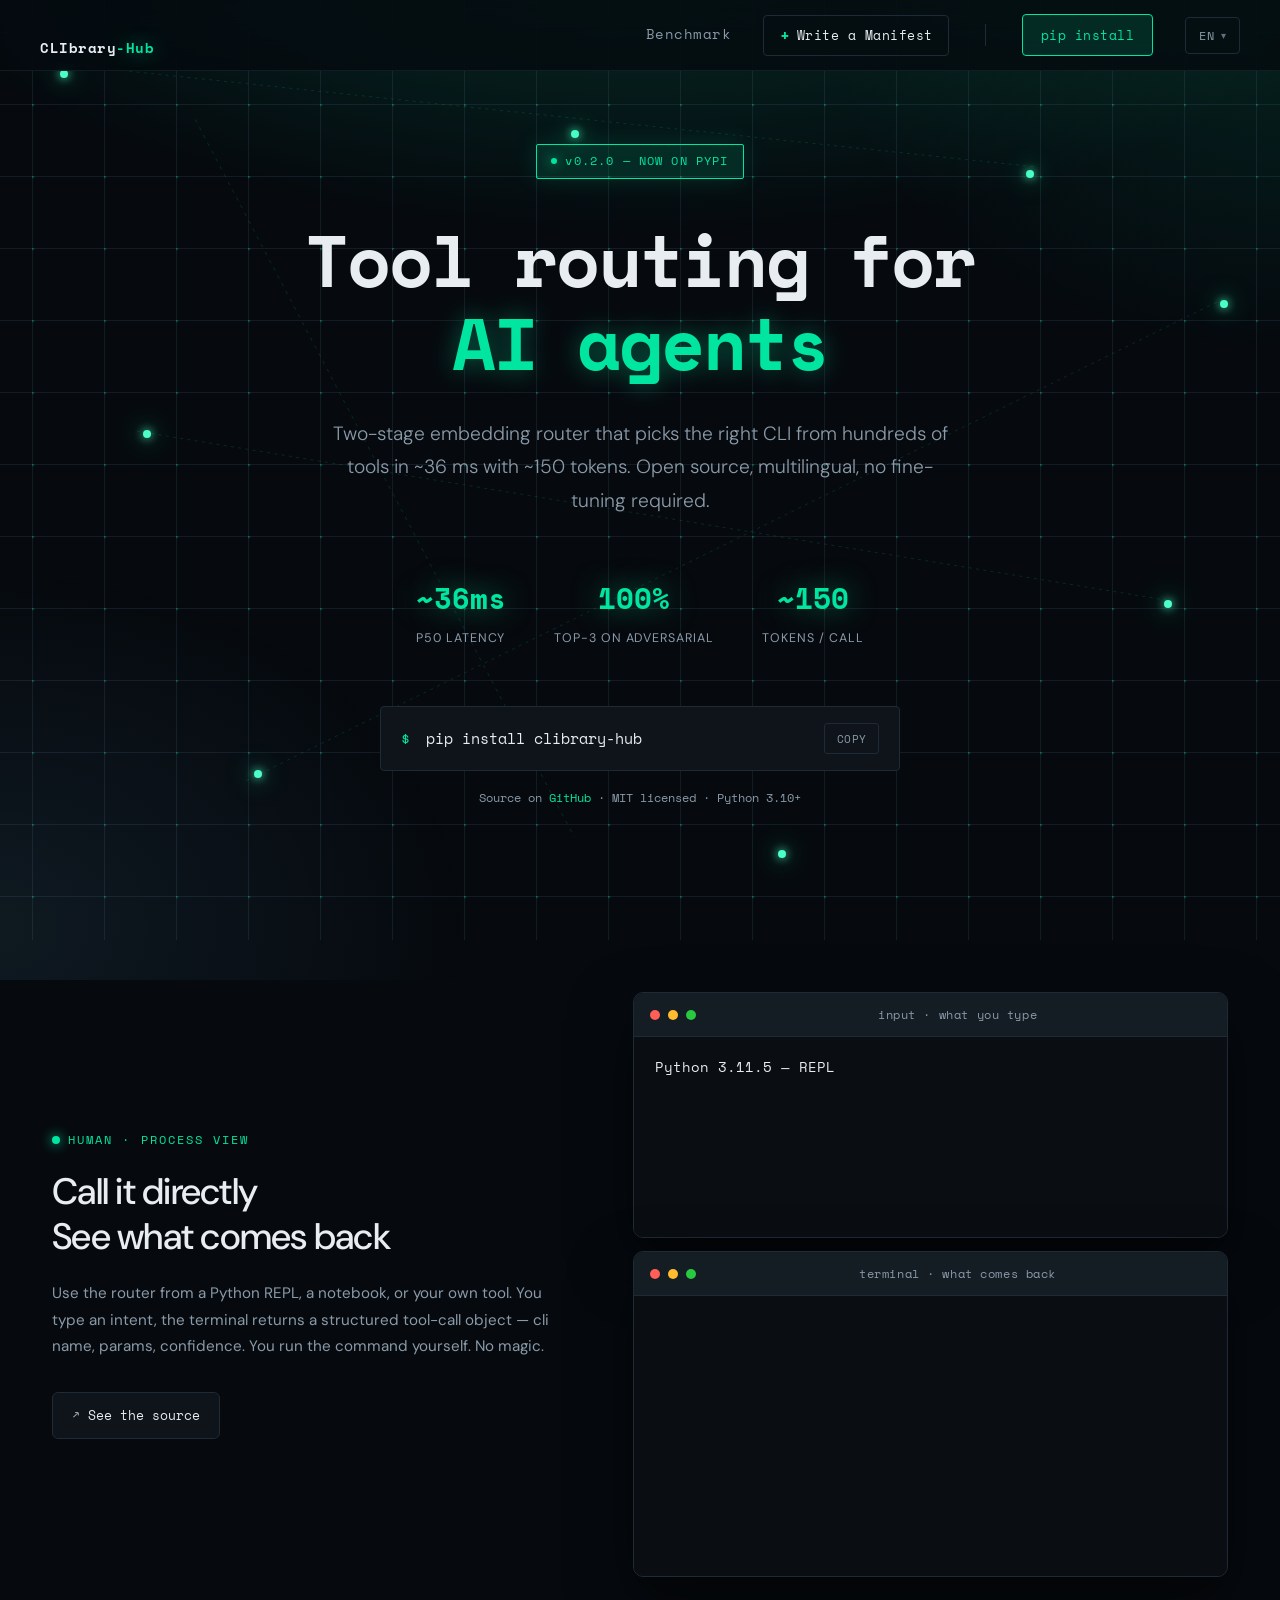
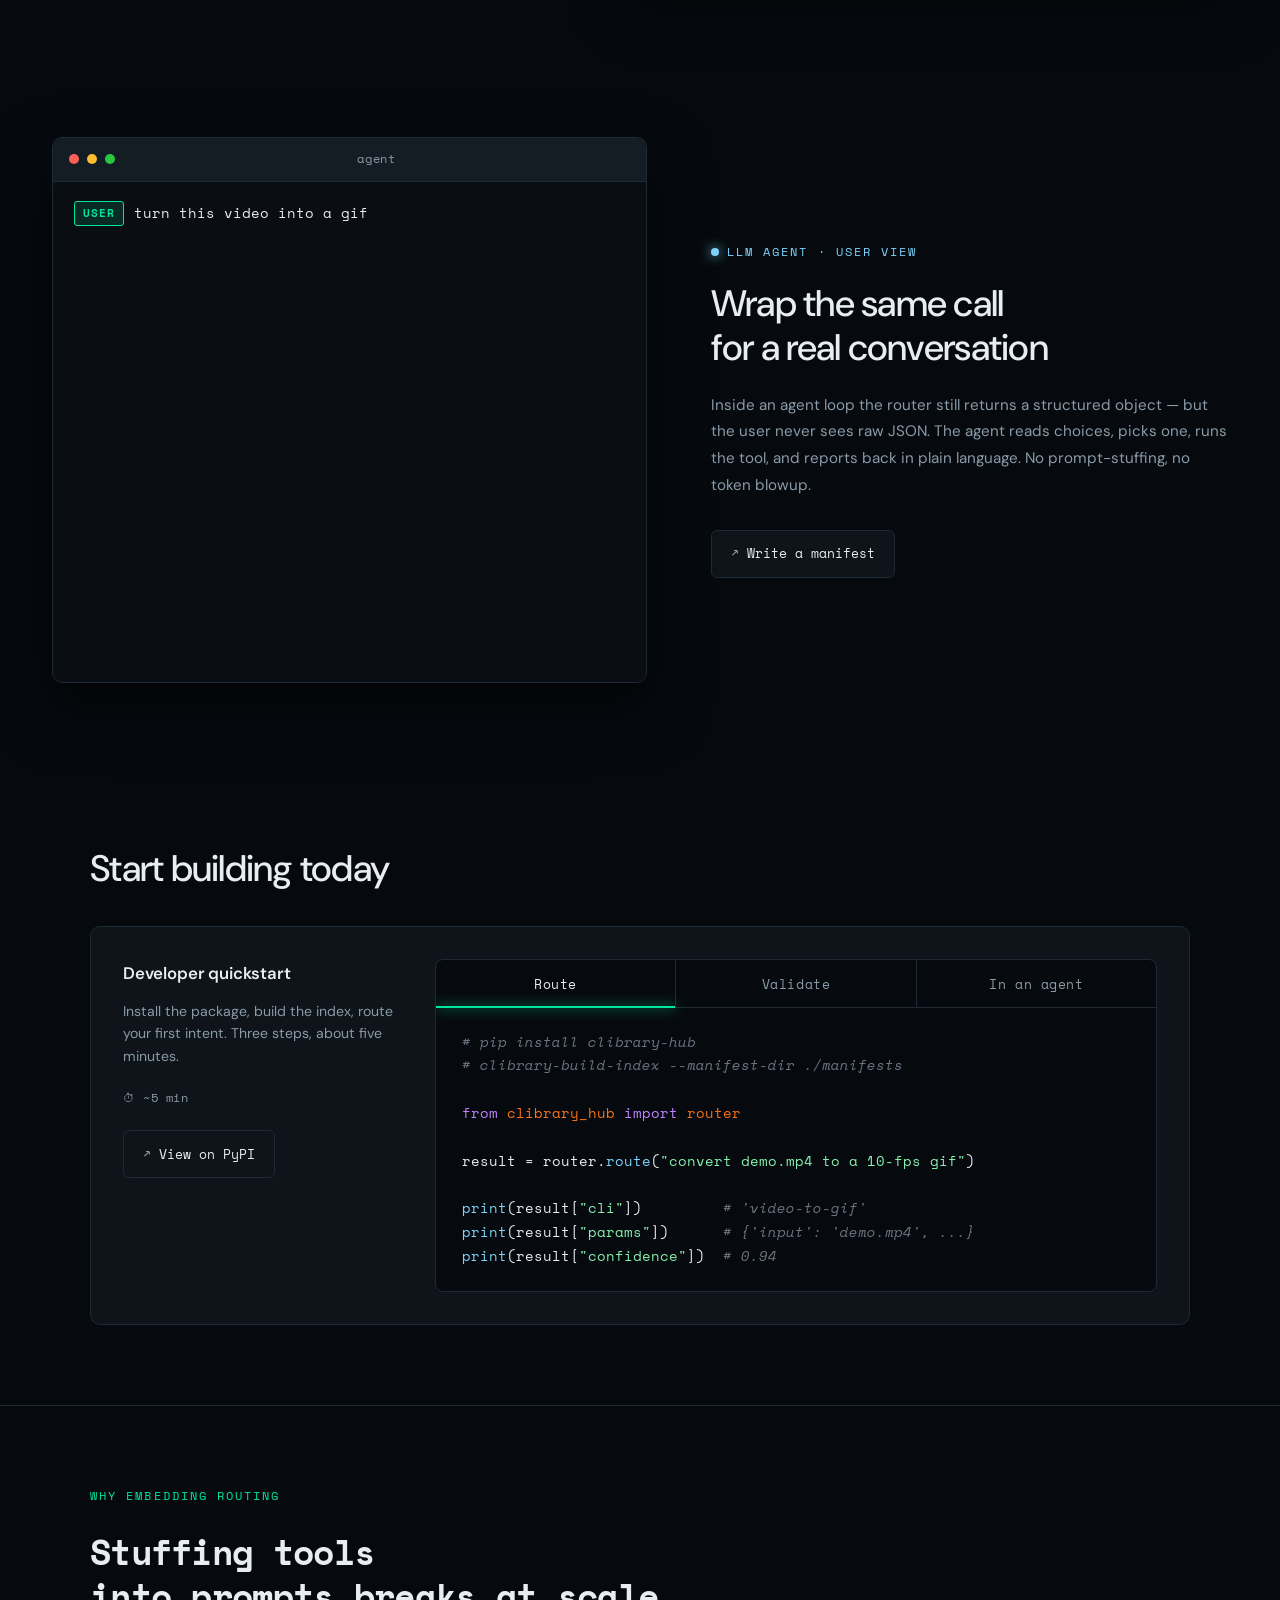
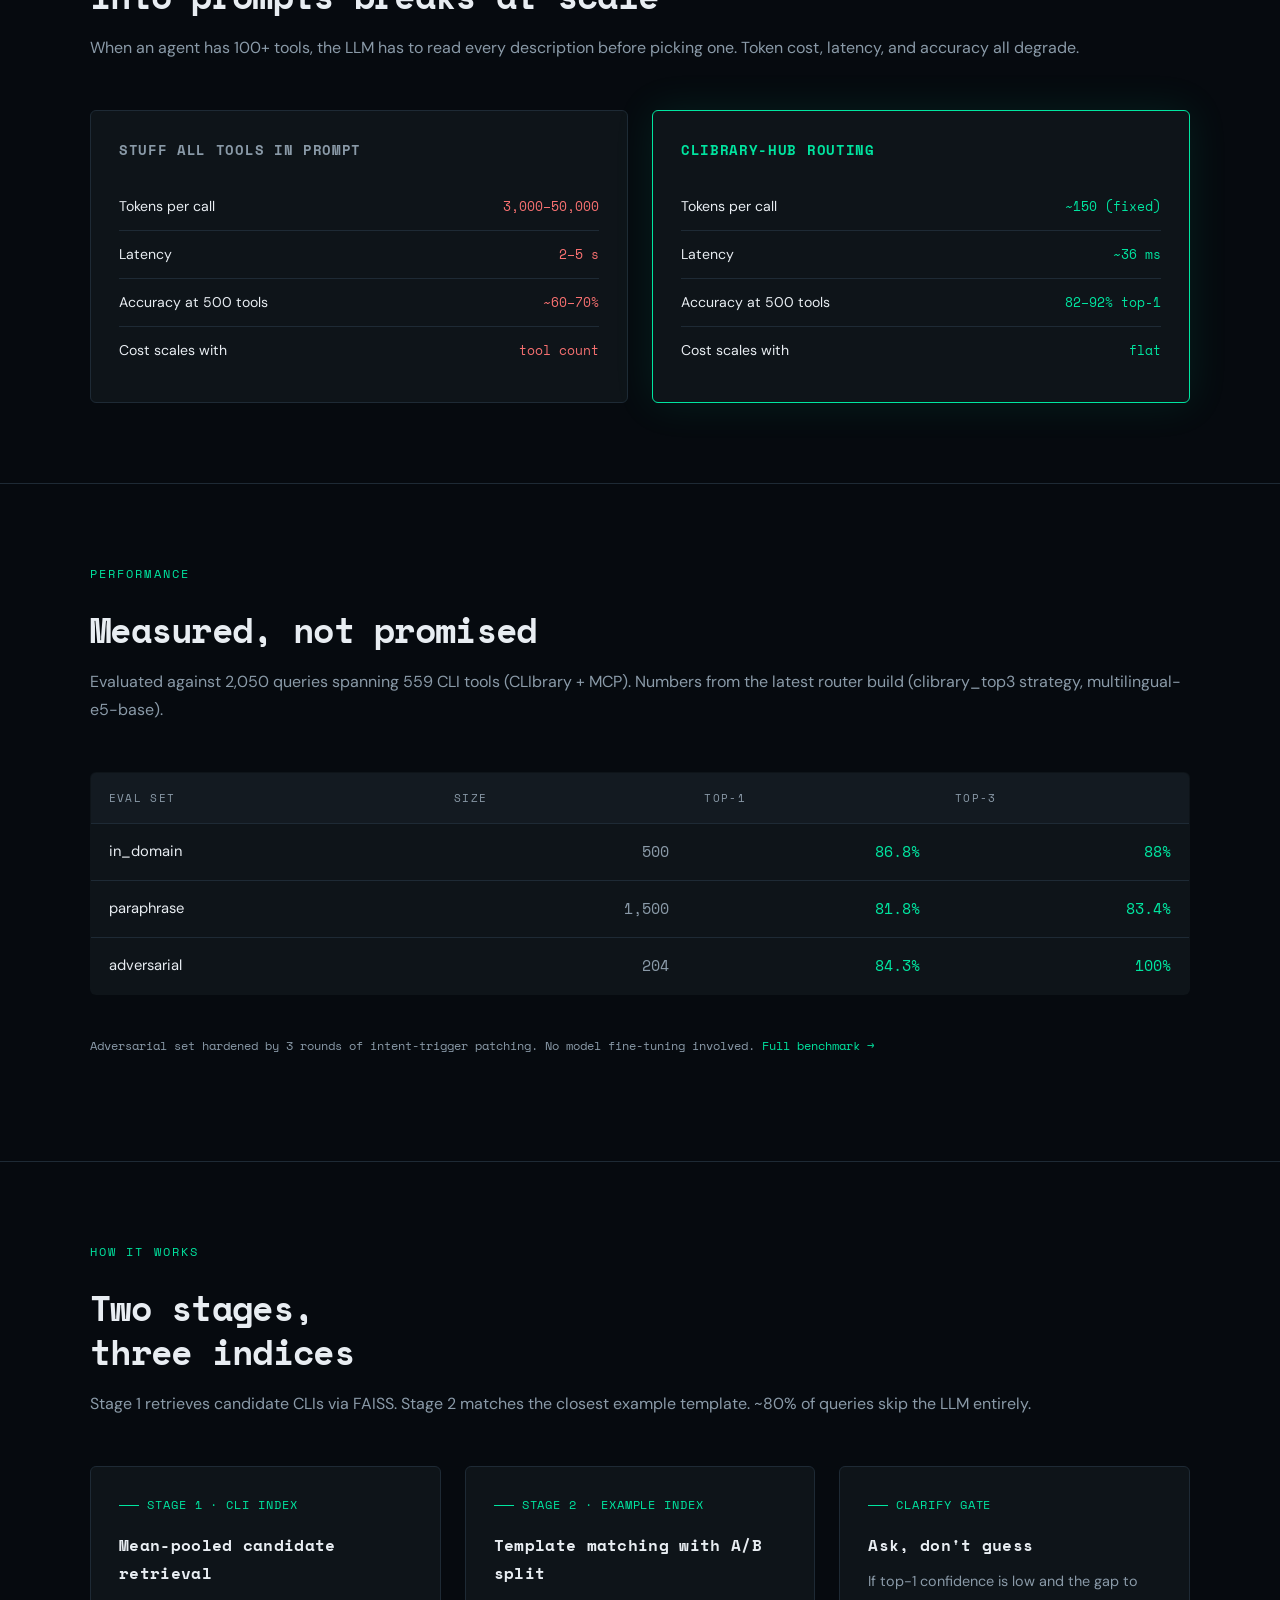
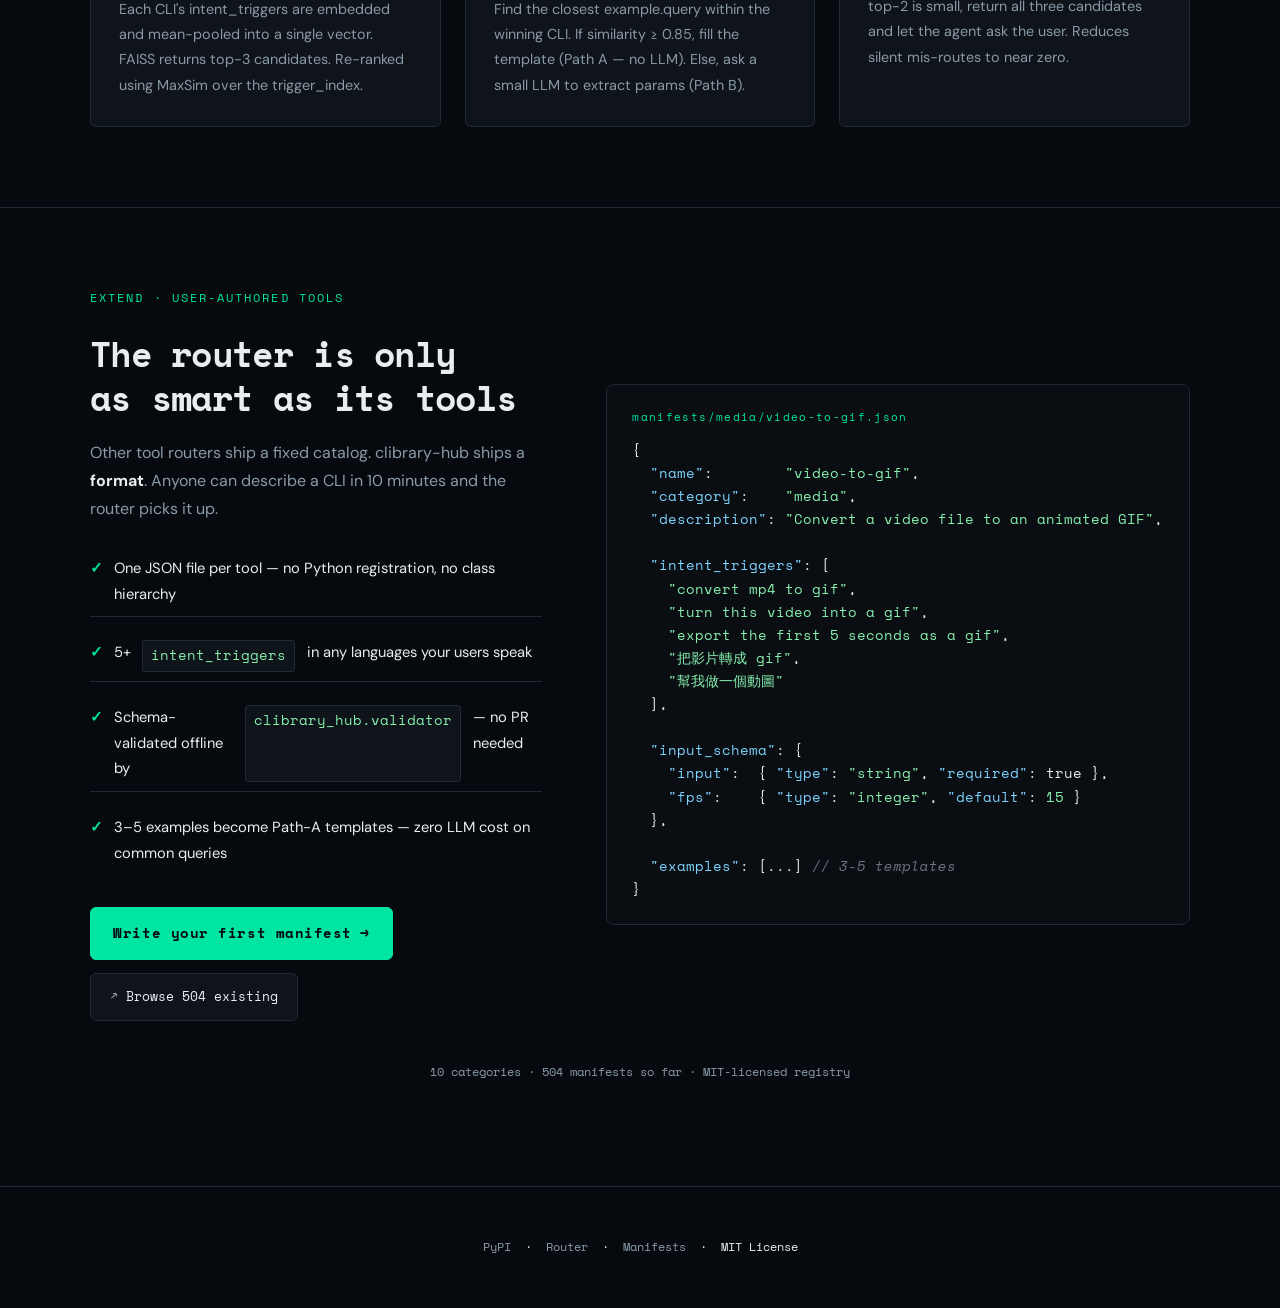
<file: index.html>
<!DOCTYPE html>
<html lang="en">
<head>
<meta charset="UTF-8">
<meta name="viewport" content="width=device-width, initial-scale=1.0">
<title>CLIbrary-Hub — Tool Routing for AI Agents</title>
<meta name="description" content="Open-source two-stage CLI router for AI agents. ~36ms latency, ~150 tokens, multilingual. pip install clibrary-hub.">
<link rel="preconnect" href="https://fonts.googleapis.com">
<link href="https://fonts.googleapis.com/css2?family=Space+Mono:wght@400;700&family=DM+Sans:wght@300;400;500&display=swap" rel="stylesheet">
<link rel="stylesheet" href="/assets/style.css">
<script src="/assets/parallax.js" defer></script>
<script src="/assets/flow.js" defer></script>
</head>
<body>

<svg class="bg-network" xmlns="http://www.w3.org/2000/svg" preserveAspectRatio="none" viewBox="0 0 1920 1080">
  <line class="conn"       x1="150"  y1="130" x2="1500" y2="240" />
  <line class="conn"       x1="270"  y1="520" x2="1690" y2="700" />
  <line class="conn"       x1="420"  y1="890" x2="1760" y2="380" />
  <line class="conn"       x1="350"  y1="190" x2="870"  y2="950" />
  <line class="conn-pulse" x1="150"  y1="130" x2="270"  y2="520" />
  <line class="conn-pulse" x1="270"  y1="520" x2="420"  y2="890" />
  <line class="conn-pulse" x1="1500" y1="240" x2="1690" y2="700" />
  <line class="conn-pulse" x1="1690" y1="700" x2="870"  y2="950" />
</svg>

<div class="bg-nodes">
  <span class="node"></span>
  <span class="node"></span>
  <span class="node"></span>
  <span class="node"></span>
  <span class="node"></span>
  <span class="node"></span>
  <span class="node"></span>
  <span class="node"></span>
</div>

<nav>
  <div class="logo"><a href="/">CLIbrary<span>-Hub</span></a></div>
  <div class="nav-links">
    <a href="/benchmark.html">Benchmark</a>
    <a href="/create.html" class="nav-secondary">Write a Manifest</a>
    <span class="nav-divider"></span>
    <a href="https://pypi.org/project/clibrary-hub/" class="nav-cta">pip install</a>
    <div class="lang-switch" id="lang-switch">
      <button class="lang-trigger" onclick="toggleLang(event)">EN <span class="caret">▾</span></button>
      <div class="lang-menu">
        <a href="/" class="current">English</a>
        <a href="/zh/">繁體中文</a>
      </div>
    </div>
  </div>
</nav>

<div class="hero">
  <div class="badge">v0.2.0 — NOW ON PYPI</div>

  <h1>Tool routing for<br><span>AI agents</span></h1>

  <p class="hero-sub">
    Two-stage embedding router that picks the right CLI from hundreds of tools
    in ~36 ms with ~150 tokens. Open source, multilingual, no fine-tuning required.
  </p>

  <div class="stats-row">
    <div class="stat"><span class="stat-num">~36ms</span><span class="stat-label">P50 LATENCY</span></div>
    <div class="stat"><span class="stat-num">100%</span><span class="stat-label">TOP-3 ON ADVERSARIAL</span></div>
    <div class="stat"><span class="stat-num">~150</span><span class="stat-label">TOKENS / CALL</span></div>
  </div>

  <div class="install-box">
    <div class="install-cmd">
      <span class="prompt">$</span>
      <span class="cmd" id="install-cmd-text">pip install clibrary-hub</span>
      <button class="copy-btn" onclick="copyInstall()" id="copy-btn">COPY</button>
    </div>
    <p class="install-note">
      Source on
      <a href="https://github.com/clibrary-hub/CLIbrary">GitHub</a>
      · MIT licensed · Python 3.10+
    </p>
  </div>
</div>

<!-- Feature row 1 — HUMAN side, text-left / demo-right -->
<section class="feature-row human-side" id="how">
  <div class="feature-text">
    <div class="feature-tag">HUMAN · PROCESS VIEW</div>
    <h2>Call it directly<br>See what comes back</h2>
    <p class="feature-lead">
      Use the router from a Python REPL, a notebook, or your own tool.
      You type an intent, the terminal returns a structured tool-call object —
      cli name, params, confidence. You run the command yourself. No magic.
    </p>
    <a class="feature-cta" href="https://github.com/clibrary-hub/CLIbrary">See the source</a>
  </div>
  <div class="feature-demo flow-col human" data-lang="en">
    <div class="term-window">
      <div class="term-bar">
        <div class="dot dot-r"></div>
        <div class="dot dot-y"></div>
        <div class="dot dot-g"></div>
        <span class="term-title">input · what you type</span>
      </div>
      <div class="term-pane h-input" data-pane="input"></div>
    </div>
    <div class="term-window">
      <div class="term-bar">
        <div class="dot dot-r"></div>
        <div class="dot dot-y"></div>
        <div class="dot dot-g"></div>
        <span class="term-title">terminal · what comes back</span>
      </div>
      <div class="term-pane h-output" data-pane="output"></div>
    </div>
  </div>
</section>

<!-- Feature row 2 — LLM AGENT side, demo-left / text-right (zigzag) -->
<section class="feature-row agent-side reverse">
  <div class="feature-text">
    <div class="feature-tag">LLM AGENT · USER VIEW</div>
    <h2>Wrap the same call<br>for a real conversation</h2>
    <p class="feature-lead">
      Inside an agent loop the router still returns a structured object — but the
      user never sees raw JSON. The agent reads choices, picks one, runs the tool,
      and reports back in plain language. No prompt-stuffing, no token blowup.
    </p>
    <a class="feature-cta" href="/create.html">Write a manifest</a>
  </div>
  <div class="feature-demo flow-col agent" data-lang="en">
    <div class="term-window">
      <div class="term-bar">
        <div class="dot dot-r"></div>
        <div class="dot dot-y"></div>
        <div class="dot dot-g"></div>
        <span class="term-title">agent</span>
      </div>
      <div class="term-pane agent"></div>
    </div>
  </div>
</section>

<!-- Developer quickstart -->
<section class="quickstart-section" id="quickstart">
  <h2 class="quickstart-title">Start building today</h2>
  <div class="quickstart-card">
    <div class="quickstart-side">
      <h3>Developer quickstart</h3>
      <p>Install the package, build the index, route your first intent. Three steps, about five minutes.</p>
      <span class="quickstart-meta">⏱ ~5 min</span>
      <br>
      <a class="feature-cta" href="https://pypi.org/project/clibrary-hub/">View on PyPI</a>
    </div>

    <div class="quickstart-code">
      <div class="qs-tabs" id="qs-tabs">
        <button class="qs-tab active" data-tab="route">Route</button>
        <button class="qs-tab" data-tab="validate">Validate</button>
        <button class="qs-tab" data-tab="agent">In an agent</button>
      </div>

      <div class="qs-panel active" data-panel="route"><pre><code><span class="qs-com"># pip install clibrary-hub</span>
<span class="qs-com"># clibrary-build-index --manifest-dir ./manifests</span>

<span class="qs-key">from</span> <span class="qs-imp">clibrary_hub</span> <span class="qs-key">import</span> <span class="qs-imp">router</span>

result = router.<span class="qs-fn">route</span>(<span class="qs-str">"convert demo.mp4 to a 10-fps gif"</span>)

<span class="qs-fn">print</span>(result[<span class="qs-str">"cli"</span>])         <span class="qs-com"># 'video-to-gif'</span>
<span class="qs-fn">print</span>(result[<span class="qs-str">"params"</span>])      <span class="qs-com"># {'input': 'demo.mp4', ...}</span>
<span class="qs-fn">print</span>(result[<span class="qs-str">"confidence"</span>])  <span class="qs-com"># 0.94</span></code></pre></div>

      <div class="qs-panel" data-panel="validate"><pre><code><span class="qs-key">from</span> <span class="qs-imp">clibrary_hub</span> <span class="qs-key">import</span> <span class="qs-imp">validator</span>

r = validator.<span class="qs-fn">validate_file</span>(<span class="qs-str">"manifests/data/sql-runner.json"</span>)

<span class="qs-key">if</span> <span class="qs-key">not</span> r.ok:
    <span class="qs-key">for</span> e <span class="qs-key">in</span> r.errors:   <span class="qs-fn">print</span>(<span class="qs-str">"ERROR:"</span>, e)
    <span class="qs-key">for</span> w <span class="qs-key">in</span> r.warnings: <span class="qs-fn">print</span>(<span class="qs-str">"WARN: "</span>, w)

<span class="qs-com"># Or validate every manifest under a tree:</span>
results = validator.<span class="qs-fn">validate_dir</span>(<span class="qs-str">"manifests/"</span>)</code></pre></div>

      <div class="qs-panel" data-panel="agent"><pre><code><span class="qs-key">from</span> <span class="qs-imp">clibrary_hub</span> <span class="qs-key">import</span> <span class="qs-imp">router</span>
<span class="qs-key">import</span> <span class="qs-imp">subprocess</span>

<span class="qs-key">def</span> <span class="qs-fn">handle_user</span>(message: <span class="qs-imp">str</span>):
    plan = router.<span class="qs-fn">route</span>(message)

    <span class="qs-key">if</span> plan[<span class="qs-str">"action"</span>] == <span class="qs-str">"clarify"</span>:
        <span class="qs-com"># Let your LLM choose from plan["choices"]</span>
        plan = <span class="qs-fn">llm_pick</span>(plan[<span class="qs-str">"choices"</span>], chat_history)

    cmd = [plan[<span class="qs-str">"cli"</span>]] + <span class="qs-fn">flatten</span>(plan[<span class="qs-str">"params"</span>])
    <span class="qs-key">return</span> subprocess.<span class="qs-fn">run</span>(cmd, check=<span class="qs-num2">True</span>)</code></pre></div>
    </div>
  </div>
</section>

<hr class="divider">

<section class="block">
  <p class="section-label">WHY EMBEDDING ROUTING</p>
  <h2 class="section-title">Stuffing tools<br>into prompts breaks at scale</h2>
  <p class="section-sub">When an agent has 100+ tools, the LLM has to read every description before picking one. Token cost, latency, and accuracy all degrade.</p>

  <div class="compare">
    <div class="compare-card">
      <h3>STUFF ALL TOOLS IN PROMPT</h3>
      <div class="compare-row"><span>Tokens per call</span><span class="bad">3,000–50,000</span></div>
      <div class="compare-row"><span>Latency</span><span class="bad">2–5 s</span></div>
      <div class="compare-row"><span>Accuracy at 500 tools</span><span class="bad">~60–70%</span></div>
      <div class="compare-row"><span>Cost scales with</span><span class="bad">tool count</span></div>
    </div>
    <div class="compare-card highlight">
      <h3>CLIBRARY-HUB ROUTING</h3>
      <div class="compare-row"><span>Tokens per call</span><span class="good">~150 (fixed)</span></div>
      <div class="compare-row"><span>Latency</span><span class="good">~36 ms</span></div>
      <div class="compare-row"><span>Accuracy at 500 tools</span><span class="good">82–92% top-1</span></div>
      <div class="compare-row"><span>Cost scales with</span><span class="good">flat</span></div>
    </div>
  </div>
</section>

<hr class="divider">

<section class="block">
  <p class="section-label">PERFORMANCE</p>
  <h2 class="section-title">Measured, not promised</h2>
  <p class="section-sub">Evaluated against 2,050 queries spanning 559 CLI tools (CLIbrary + MCP). Numbers from the latest router build (clibrary_top3 strategy, multilingual-e5-base).</p>

  <table>
    <thead>
      <tr><th>EVAL SET</th><th>SIZE</th><th class="num">TOP-1</th><th class="num">TOP-3</th></tr>
    </thead>
    <tbody>
      <tr><td>in_domain</td><td class="muted">500</td><td class="num">86.8%</td><td class="num">88%</td></tr>
      <tr><td>paraphrase</td><td class="muted">1,500</td><td class="num">81.8%</td><td class="num">83.4%</td></tr>
      <tr><td>adversarial</td><td class="muted">204</td><td class="num">84.3%</td><td class="num">100%</td></tr>
    </tbody>
  </table>
  <p class="install-note" style="text-align:left; margin-top:1.5rem;">
    Adversarial set hardened by 3 rounds of intent-trigger patching.
    No model fine-tuning involved.
    <a href="/benchmark.html">Full benchmark →</a>
  </p>
</section>

<hr class="divider">

<section class="block">
  <p class="section-label">HOW IT WORKS</p>
  <h2 class="section-title">Two stages,<br>three indices</h2>
  <p class="section-sub">Stage 1 retrieves candidate CLIs via FAISS. Stage 2 matches the closest example template. ~80% of queries skip the LLM entirely.</p>

  <div class="cards">
    <div class="card">
      <div class="card-icon">STAGE 1 · CLI INDEX</div>
      <h3>Mean-pooled candidate retrieval</h3>
      <p>Each CLI's intent_triggers are embedded and mean-pooled into a single vector. FAISS returns top-3 candidates. Re-ranked using MaxSim over the trigger_index.</p>
    </div>
    <div class="card">
      <div class="card-icon">STAGE 2 · EXAMPLE INDEX</div>
      <h3>Template matching with A/B split</h3>
      <p>Find the closest example.query within the winning CLI. If similarity ≥ 0.85, fill the template (Path A — no LLM). Else, ask a small LLM to extract params (Path B).</p>
    </div>
    <div class="card">
      <div class="card-icon">CLARIFY GATE</div>
      <h3>Ask, don't guess</h3>
      <p>If top-1 confidence is low and the gap to top-2 is small, return all three candidates and let the agent ask the user. Reduces silent mis-routes to near zero.</p>
    </div>
  </div>
</section>

<hr class="divider">

<section class="extend-section">
  <div class="extend-grid">
    <div class="extend-text">
      <p class="section-label">EXTEND · USER-AUTHORED TOOLS</p>
      <h2 class="section-title">The router is only<br>as smart as its tools</h2>
      <p class="section-sub" style="max-width:none;margin-bottom:0;">
        Other tool routers ship a fixed catalog. clibrary-hub ships a <strong style="color:var(--text);">format</strong>.
        Anyone can describe a CLI in 10 minutes and the router picks it up.
      </p>

      <ul class="extend-bullets">
        <li>One JSON file per tool — no Python registration, no class hierarchy</li>
        <li>5+ <code>intent_triggers</code> in any languages your users speak</li>
        <li>Schema-validated offline by <code>clibrary_hub.validator</code> — no PR needed</li>
        <li>3–5 examples become Path-A templates — zero LLM cost on common queries</li>
      </ul>

      <div class="extend-cta-row">
        <a href="/create.html" class="extend-cta-primary">Write your first manifest</a>
        <a href="https://github.com/clibrary-hub/manifests" class="feature-cta">Browse 504 existing</a>
      </div>
    </div>

    <div class="extend-preview">
      <span class="extend-preview-label">manifests/media/video-to-gif.json</span>
<pre style="margin:0;background:transparent;border:none;padding:0;font-size:0.82rem;line-height:1.7;"><code>{
  <span class="k">"name"</span>:        <span class="s">"video-to-gif"</span>,
  <span class="k">"category"</span>:    <span class="s">"media"</span>,
  <span class="k">"description"</span>: <span class="s">"Convert a video file to an animated GIF"</span>,

  <span class="k">"intent_triggers"</span>: [
    <span class="s">"convert mp4 to gif"</span>,
    <span class="s">"turn this video into a gif"</span>,
    <span class="s">"export the first 5 seconds as a gif"</span>,
    <span class="s">"把影片轉成 gif"</span>,
    <span class="s">"幫我做一個動圖"</span>
  ],

  <span class="k">"input_schema"</span>: {
    <span class="k">"input"</span>:  { <span class="k">"type"</span>: <span class="s">"string"</span>, <span class="k">"required"</span>: true },
    <span class="k">"fps"</span>:    { <span class="k">"type"</span>: <span class="s">"integer"</span>, <span class="k">"default"</span>: <span class="s">15</span> }
  },

  <span class="k">"examples"</span>: [...] <span class="c">// 3-5 templates</span>
}</code></pre>
    </div>
  </div>

  <p class="install-note" style="text-align:center; margin-top:2.5rem; max-width:none;">
    10 categories · 504 manifests so far · MIT-licensed registry
  </p>
</section>

<footer>
  <p>
    <a href="https://pypi.org/project/clibrary-hub/">PyPI</a>
    &nbsp;·&nbsp;
    <a href="https://github.com/clibrary-hub/CLIbrary">Router</a>
    &nbsp;·&nbsp;
    <a href="https://github.com/clibrary-hub/manifests">Manifests</a>
    &nbsp;·&nbsp;
    MIT License
  </p>
</footer>

<script>
  function copyInstall() {
    const text = document.getElementById('install-cmd-text').textContent;
    const btn = document.getElementById('copy-btn');
    navigator.clipboard.writeText(text).then(() => {
      btn.textContent = 'COPIED';
      btn.style.color = '#00e5a0';
      btn.style.borderColor = '#00e5a0';
      setTimeout(() => {
        btn.textContent = 'COPY';
        btn.style.color = '';
        btn.style.borderColor = '';
      }, 1500);
    });
  }

  function toggleLang(e) {
    e.stopPropagation();
    document.getElementById('lang-switch').classList.toggle('open');
  }
  document.addEventListener('click', () => {
    document.getElementById('lang-switch').classList.remove('open');
  });
</script>

</body>
</html>
</file>
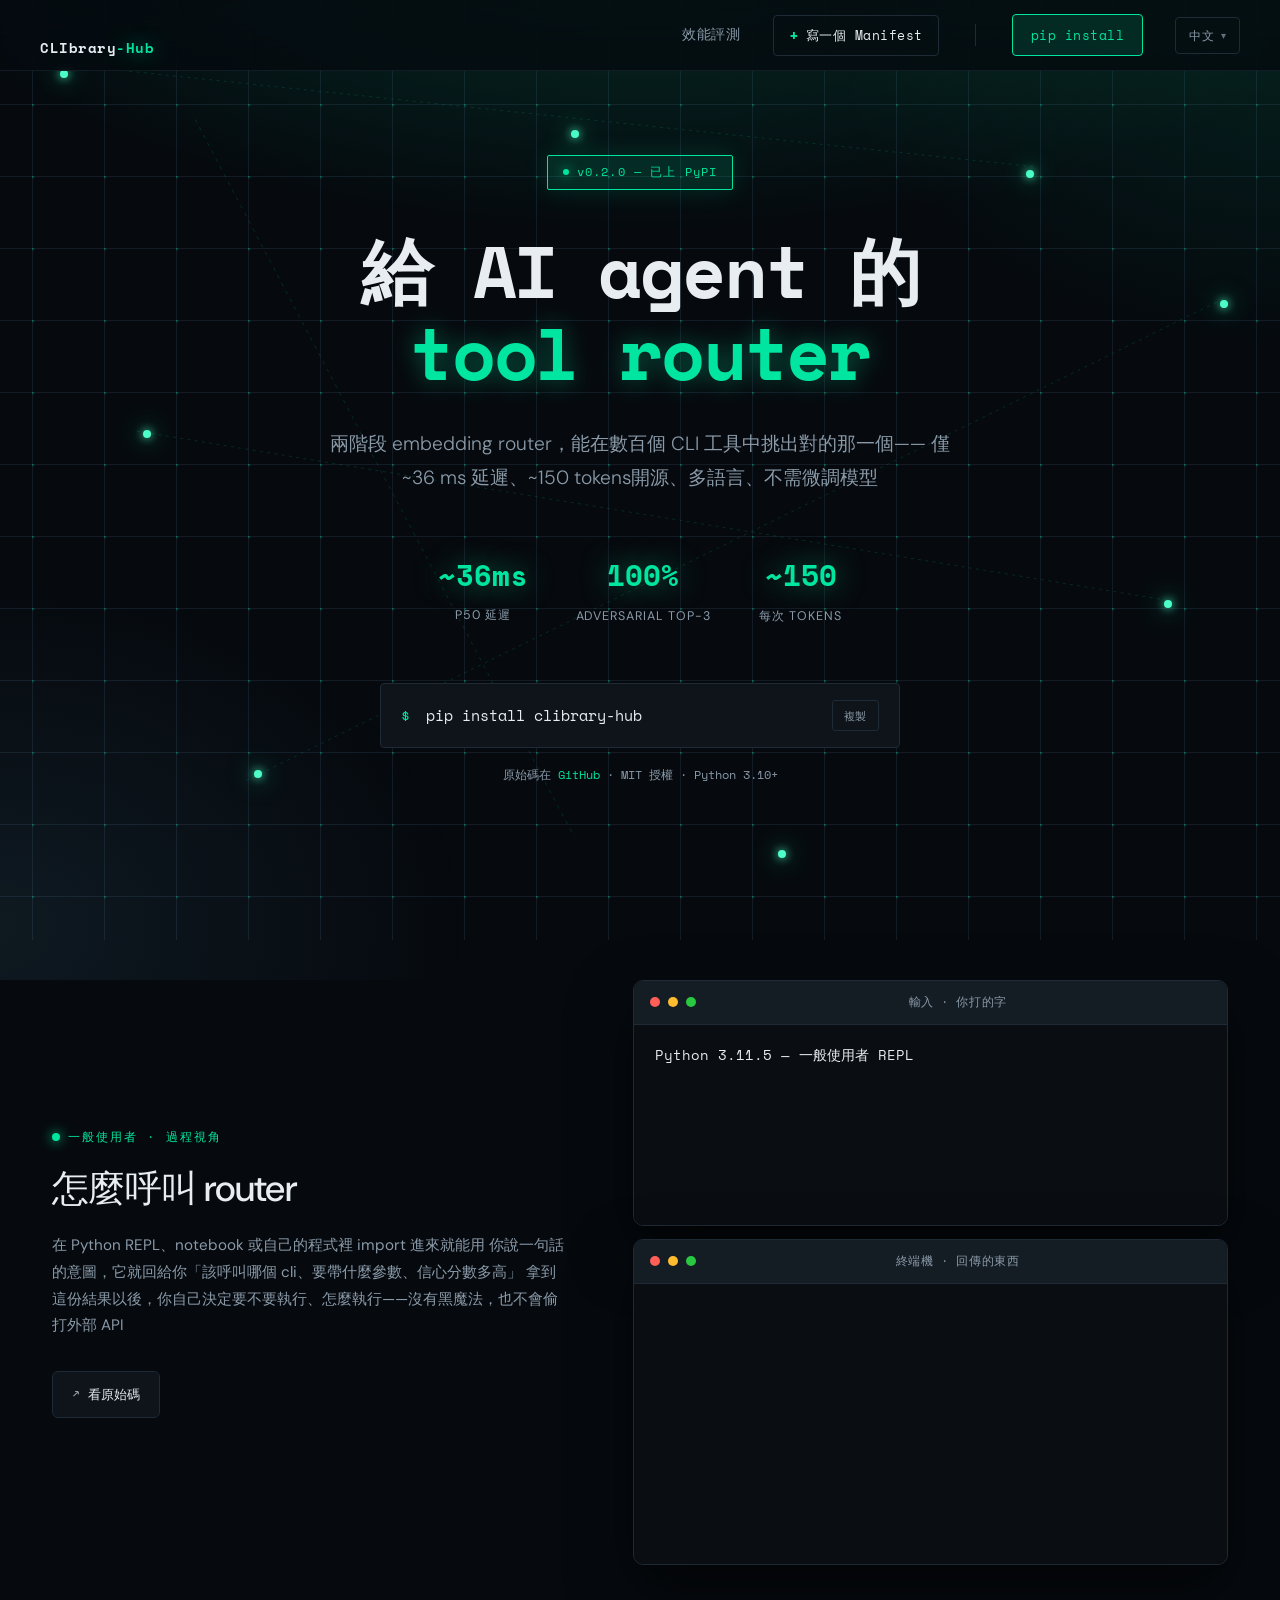
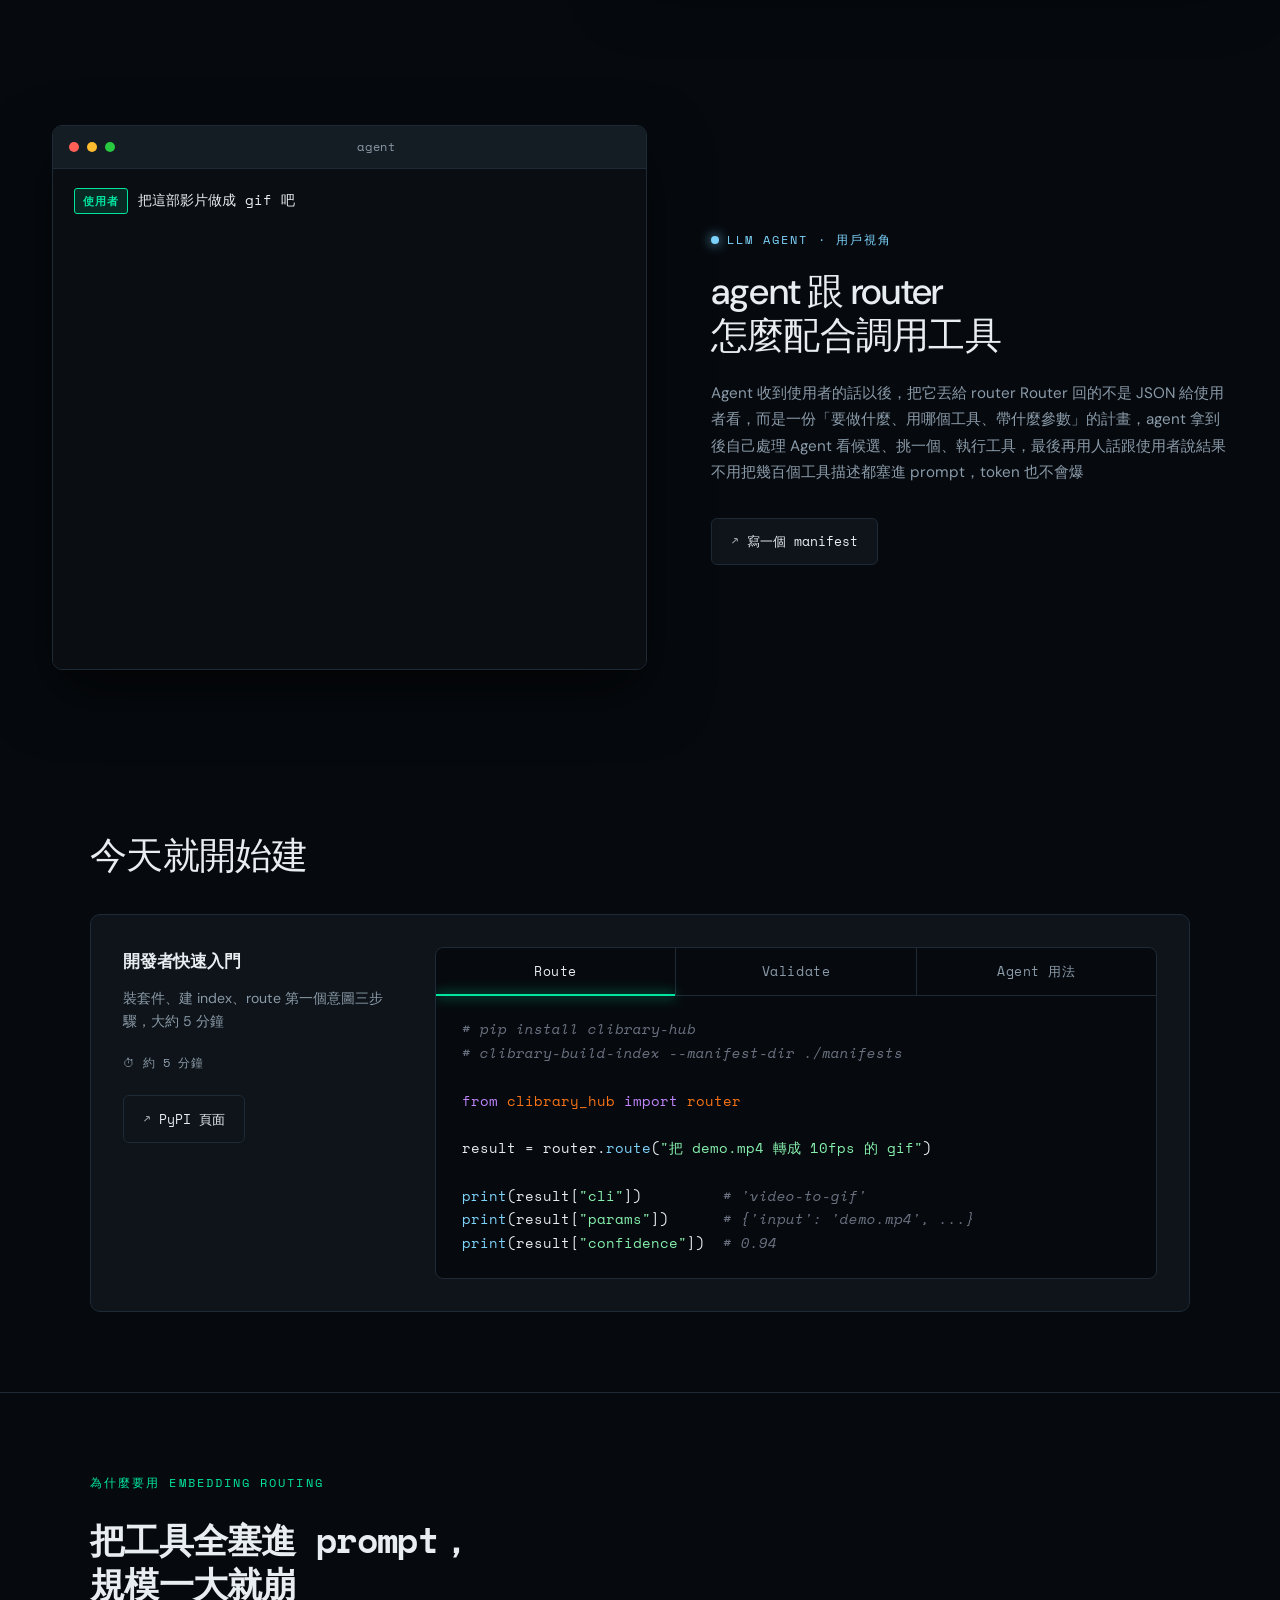
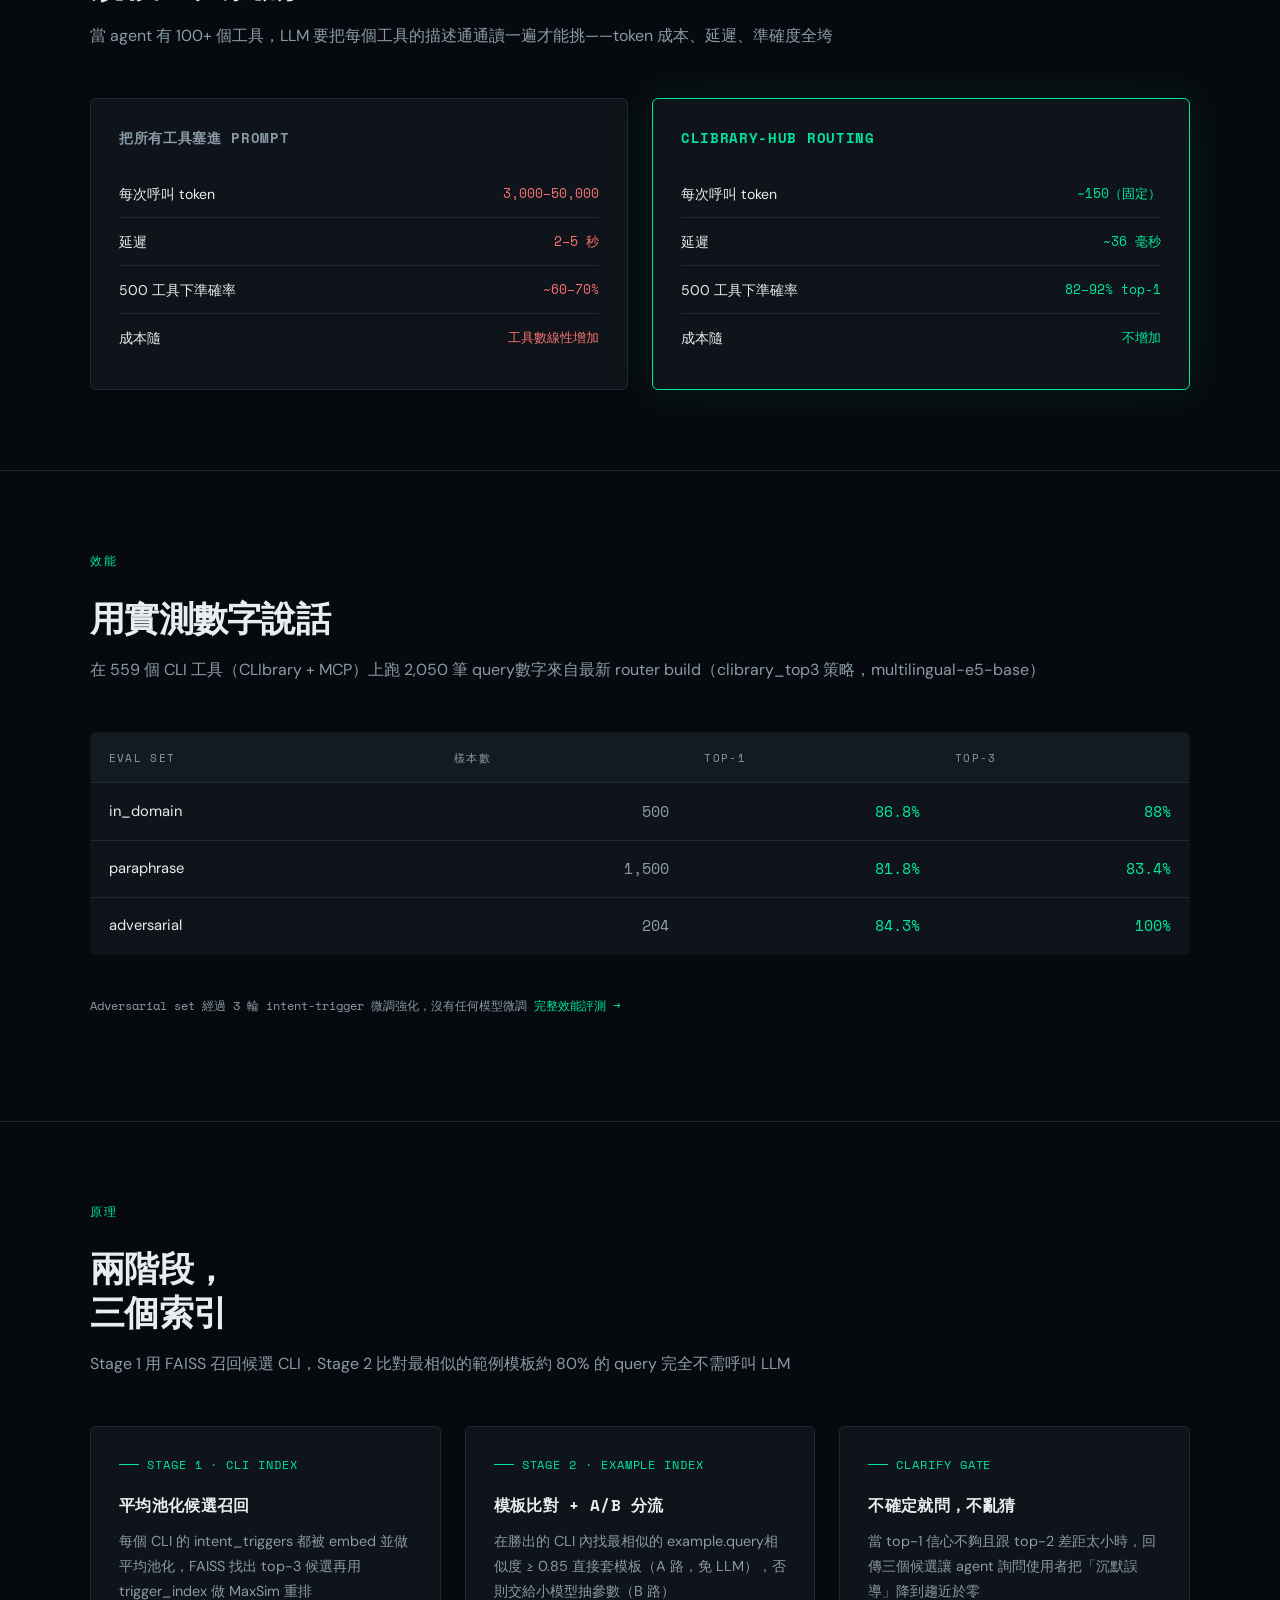
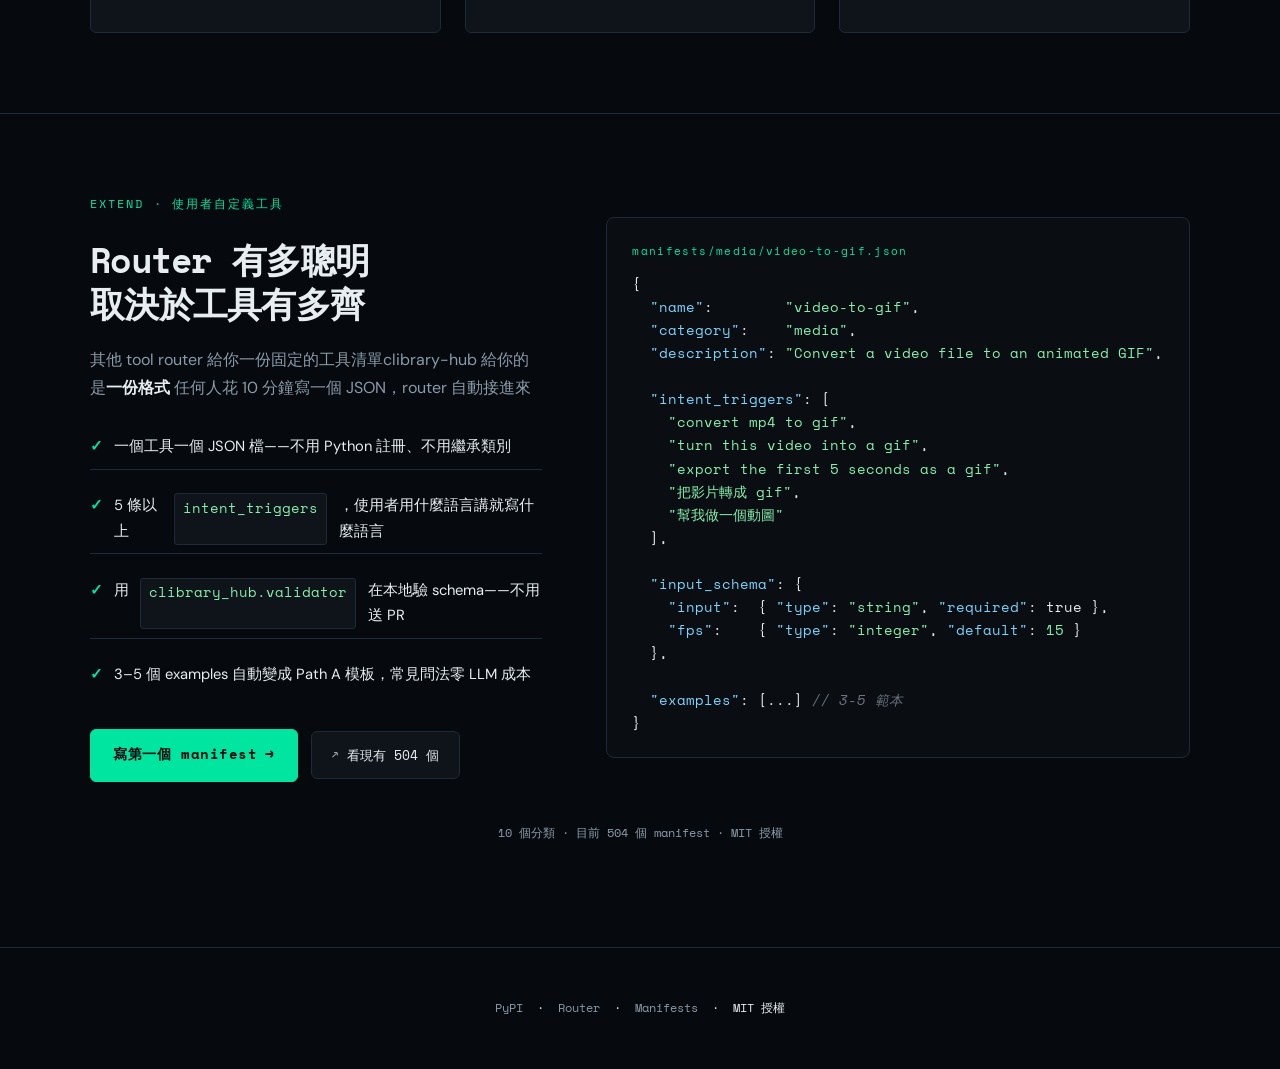
<file: zh/index.html>
<!DOCTYPE html>
<html lang="zh-Hant">
<head>
<meta charset="UTF-8">
<meta name="viewport" content="width=device-width, initial-scale=1.0">
<title>CLIbrary-Hub — 給 AI Agent 的 tool router</title>
<meta name="description" content="開源的兩階段 CLI router，給 AI agent 用延遲 ~36ms，僅消耗 ~150 tokens，支援多語言pip install clibrary-hub">
<link rel="preconnect" href="https://fonts.googleapis.com">
<link href="https://fonts.googleapis.com/css2?family=Space+Mono:wght@400;700&family=DM+Sans:wght@300;400;500&display=swap" rel="stylesheet">
<link rel="stylesheet" href="/assets/style.css">
<script src="/assets/parallax.js" defer></script>
<script src="/assets/flow.js" defer></script>
</head>
<body>

<svg class="bg-network" xmlns="http://www.w3.org/2000/svg" preserveAspectRatio="none" viewBox="0 0 1920 1080">
  <line class="conn"       x1="150"  y1="130" x2="1500" y2="240" />
  <line class="conn"       x1="270"  y1="520" x2="1690" y2="700" />
  <line class="conn"       x1="420"  y1="890" x2="1760" y2="380" />
  <line class="conn"       x1="350"  y1="190" x2="870"  y2="950" />
  <line class="conn-pulse" x1="150"  y1="130" x2="270"  y2="520" />
  <line class="conn-pulse" x1="270"  y1="520" x2="420"  y2="890" />
  <line class="conn-pulse" x1="1500" y1="240" x2="1690" y2="700" />
  <line class="conn-pulse" x1="1690" y1="700" x2="870"  y2="950" />
</svg>

<div class="bg-nodes">
  <span class="node"></span><span class="node"></span><span class="node"></span><span class="node"></span>
  <span class="node"></span><span class="node"></span><span class="node"></span><span class="node"></span>
</div>

<nav>
  <div class="logo"><a href="/zh/">CLIbrary<span>-Hub</span></a></div>
  <div class="nav-links">
    <a href="/zh/benchmark.html">效能評測</a>
    <a href="/zh/create.html" class="nav-secondary">寫一個 Manifest</a>
    <span class="nav-divider"></span>
    <a href="https://pypi.org/project/clibrary-hub/" class="nav-cta">pip install</a>
    <div class="lang-switch" id="lang-switch">
      <button class="lang-trigger" onclick="toggleLang(event)">中文 <span class="caret">▾</span></button>
      <div class="lang-menu">
        <a href="/">English</a>
        <a href="/zh/" class="current">繁體中文</a>
      </div>
    </div>
  </div>
</nav>

<div class="hero">
  <div class="badge">v0.2.0 — 已上 PyPI</div>

  <h1>給 AI agent 的<br><span>tool router</span></h1>

  <p class="hero-sub">
    兩階段 embedding router，能在數百個 CLI 工具中挑出對的那一個——
    僅 ~36 ms 延遲、~150 tokens開源、多語言、不需微調模型
  </p>

  <div class="stats-row">
    <div class="stat"><span class="stat-num">~36ms</span><span class="stat-label">P50 延遲</span></div>
    <div class="stat"><span class="stat-num">100%</span><span class="stat-label">ADVERSARIAL TOP-3</span></div>
    <div class="stat"><span class="stat-num">~150</span><span class="stat-label">每次 TOKENS</span></div>
  </div>

  <div class="install-box">
    <div class="install-cmd">
      <span class="prompt">$</span>
      <span class="cmd" id="install-cmd-text">pip install clibrary-hub</span>
      <button class="copy-btn" onclick="copyInstall()" id="copy-btn">複製</button>
    </div>
    <p class="install-note">
      原始碼在
      <a href="https://github.com/clibrary-hub/CLIbrary">GitHub</a>
      · MIT 授權 · Python 3.10+
    </p>
  </div>
</div>

<!-- Feature row 1 — 人類使用者 -->
<section class="feature-row human-side" id="how">
  <div class="feature-text">
    <div class="feature-tag">一般使用者 · 過程視角</div>
    <h2>怎麼呼叫 router</h2>
    <p class="feature-lead">
      在 Python REPL、notebook 或自己的程式裡 import 進來就能用
      你說一句話的意圖，它就回給你「該呼叫哪個 cli、要帶什麼參數、信心分數多高」
      拿到這份結果以後，你自己決定要不要執行、怎麼執行——沒有黑魔法，也不會偷打外部 API
    </p>
    <a class="feature-cta" href="https://github.com/clibrary-hub/CLIbrary">看原始碼</a>
  </div>
  <div class="feature-demo flow-col human" data-lang="zh">
    <div class="term-window">
      <div class="term-bar">
        <div class="dot dot-r"></div>
        <div class="dot dot-y"></div>
        <div class="dot dot-g"></div>
        <span class="term-title">輸入 · 你打的字</span>
      </div>
      <div class="term-pane h-input" data-pane="input"></div>
    </div>
    <div class="term-window">
      <div class="term-bar">
        <div class="dot dot-r"></div>
        <div class="dot dot-y"></div>
        <div class="dot dot-g"></div>
        <span class="term-title">終端機 · 回傳的東西</span>
      </div>
      <div class="term-pane h-output" data-pane="output"></div>
    </div>
  </div>
</section>

<!-- Feature row 2 — LLM AGENT -->
<section class="feature-row agent-side reverse">
  <div class="feature-text">
    <div class="feature-tag">LLM AGENT · 用戶視角</div>
    <h2>agent 跟 router<br>怎麼配合調用工具</h2>
    <p class="feature-lead">
      Agent 收到使用者的話以後，把它丟給 router
      Router 回的不是 JSON 給使用者看，而是一份「要做什麼、用哪個工具、帶什麼參數」的計畫，agent 拿到後自己處理
      Agent 看候選、挑一個、執行工具，最後再用人話跟使用者說結果
      不用把幾百個工具描述都塞進 prompt，token 也不會爆
    </p>
    <a class="feature-cta" href="/zh/create.html">寫一個 manifest</a>
  </div>
  <div class="feature-demo flow-col agent" data-lang="zh">
    <div class="term-window">
      <div class="term-bar">
        <div class="dot dot-r"></div>
        <div class="dot dot-y"></div>
        <div class="dot dot-g"></div>
        <span class="term-title">agent</span>
      </div>
      <div class="term-pane agent"></div>
    </div>
  </div>
</section>

<!-- Developer quickstart -->
<section class="quickstart-section" id="quickstart">
  <h2 class="quickstart-title">今天就開始建</h2>
  <div class="quickstart-card">
    <div class="quickstart-side">
      <h3>開發者快速入門</h3>
      <p>裝套件、建 index、route 第一個意圖三步驟，大約 5 分鐘</p>
      <span class="quickstart-meta">⏱ 約 5 分鐘</span>
      <br>
      <a class="feature-cta" href="https://pypi.org/project/clibrary-hub/">PyPI 頁面</a>
    </div>

    <div class="quickstart-code">
      <div class="qs-tabs" id="qs-tabs">
        <button class="qs-tab active" data-tab="route">Route</button>
        <button class="qs-tab" data-tab="validate">Validate</button>
        <button class="qs-tab" data-tab="agent">Agent 用法</button>
      </div>

      <div class="qs-panel active" data-panel="route"><pre><code><span class="qs-com"># pip install clibrary-hub</span>
<span class="qs-com"># clibrary-build-index --manifest-dir ./manifests</span>

<span class="qs-key">from</span> <span class="qs-imp">clibrary_hub</span> <span class="qs-key">import</span> <span class="qs-imp">router</span>

result = router.<span class="qs-fn">route</span>(<span class="qs-str">"把 demo.mp4 轉成 10fps 的 gif"</span>)

<span class="qs-fn">print</span>(result[<span class="qs-str">"cli"</span>])         <span class="qs-com"># 'video-to-gif'</span>
<span class="qs-fn">print</span>(result[<span class="qs-str">"params"</span>])      <span class="qs-com"># {'input': 'demo.mp4', ...}</span>
<span class="qs-fn">print</span>(result[<span class="qs-str">"confidence"</span>])  <span class="qs-com"># 0.94</span></code></pre></div>

      <div class="qs-panel" data-panel="validate"><pre><code><span class="qs-key">from</span> <span class="qs-imp">clibrary_hub</span> <span class="qs-key">import</span> <span class="qs-imp">validator</span>

r = validator.<span class="qs-fn">validate_file</span>(<span class="qs-str">"manifests/data/sql-runner.json"</span>)

<span class="qs-key">if</span> <span class="qs-key">not</span> r.ok:
    <span class="qs-key">for</span> e <span class="qs-key">in</span> r.errors:   <span class="qs-fn">print</span>(<span class="qs-str">"ERROR:"</span>, e)
    <span class="qs-key">for</span> w <span class="qs-key">in</span> r.warnings: <span class="qs-fn">print</span>(<span class="qs-str">"WARN: "</span>, w)

<span class="qs-com"># 一次驗證整個資料夾下的 manifest:</span>
results = validator.<span class="qs-fn">validate_dir</span>(<span class="qs-str">"manifests/"</span>)</code></pre></div>

      <div class="qs-panel" data-panel="agent"><pre><code><span class="qs-key">from</span> <span class="qs-imp">clibrary_hub</span> <span class="qs-key">import</span> <span class="qs-imp">router</span>
<span class="qs-key">import</span> <span class="qs-imp">subprocess</span>

<span class="qs-key">def</span> <span class="qs-fn">handle_user</span>(message: <span class="qs-imp">str</span>):
    plan = router.<span class="qs-fn">route</span>(message)

    <span class="qs-key">if</span> plan[<span class="qs-str">"action"</span>] == <span class="qs-str">"clarify"</span>:
        <span class="qs-com"># 讓你的 LLM 從 plan["choices"] 裡選一個</span>
        plan = <span class="qs-fn">llm_pick</span>(plan[<span class="qs-str">"choices"</span>], chat_history)

    cmd = [plan[<span class="qs-str">"cli"</span>]] + <span class="qs-fn">flatten</span>(plan[<span class="qs-str">"params"</span>])
    <span class="qs-key">return</span> subprocess.<span class="qs-fn">run</span>(cmd, check=<span class="qs-num2">True</span>)</code></pre></div>
    </div>
  </div>
</section>

<hr class="divider">

<section class="block">
  <p class="section-label">為什麼要用 EMBEDDING ROUTING</p>
  <h2 class="section-title">把工具全塞進 prompt，<br>規模一大就崩</h2>
  <p class="section-sub">當 agent 有 100+ 個工具，LLM 要把每個工具的描述通通讀一遍才能挑——token 成本、延遲、準確度全垮</p>

  <div class="compare">
    <div class="compare-card">
      <h3>把所有工具塞進 PROMPT</h3>
      <div class="compare-row"><span>每次呼叫 token</span><span class="bad">3,000–50,000</span></div>
      <div class="compare-row"><span>延遲</span><span class="bad">2–5 秒</span></div>
      <div class="compare-row"><span>500 工具下準確率</span><span class="bad">~60–70%</span></div>
      <div class="compare-row"><span>成本隨</span><span class="bad">工具數線性增加</span></div>
    </div>
    <div class="compare-card highlight">
      <h3>CLIBRARY-HUB ROUTING</h3>
      <div class="compare-row"><span>每次呼叫 token</span><span class="good">~150（固定）</span></div>
      <div class="compare-row"><span>延遲</span><span class="good">~36 毫秒</span></div>
      <div class="compare-row"><span>500 工具下準確率</span><span class="good">82–92% top-1</span></div>
      <div class="compare-row"><span>成本隨</span><span class="good">不增加</span></div>
    </div>
  </div>
</section>

<hr class="divider">

<section class="block">
  <p class="section-label">效能</p>
  <h2 class="section-title">用實測數字說話</h2>
  <p class="section-sub">在 559 個 CLI 工具（CLIbrary + MCP）上跑 2,050 筆 query數字來自最新 router build（clibrary_top3 策略，multilingual-e5-base）</p>

  <table>
    <thead>
      <tr><th>EVAL SET</th><th>樣本數</th><th class="num">TOP-1</th><th class="num">TOP-3</th></tr>
    </thead>
    <tbody>
      <tr><td>in_domain</td><td class="muted">500</td><td class="num">86.8%</td><td class="num">88%</td></tr>
      <tr><td>paraphrase</td><td class="muted">1,500</td><td class="num">81.8%</td><td class="num">83.4%</td></tr>
      <tr><td>adversarial</td><td class="muted">204</td><td class="num">84.3%</td><td class="num">100%</td></tr>
    </tbody>
  </table>
  <p class="install-note" style="text-align:left; margin-top:1.5rem;">
    Adversarial set 經過 3 輪 intent-trigger 微調強化，沒有任何模型微調
    <a href="/zh/benchmark.html">完整效能評測 →</a>
  </p>
</section>

<hr class="divider">

<section class="block">
  <p class="section-label">原理</p>
  <h2 class="section-title">兩階段，<br>三個索引</h2>
  <p class="section-sub">Stage 1 用 FAISS 召回候選 CLI，Stage 2 比對最相似的範例模板約 80% 的 query 完全不需呼叫 LLM</p>

  <div class="cards">
    <div class="card">
      <div class="card-icon">STAGE 1 · CLI INDEX</div>
      <h3>平均池化候選召回</h3>
      <p>每個 CLI 的 intent_triggers 都被 embed 並做平均池化，FAISS 找出 top-3 候選再用 trigger_index 做 MaxSim 重排</p>
    </div>
    <div class="card">
      <div class="card-icon">STAGE 2 · EXAMPLE INDEX</div>
      <h3>模板比對 + A/B 分流</h3>
      <p>在勝出的 CLI 內找最相似的 example.query相似度 ≥ 0.85 直接套模板（A 路，免 LLM），否則交給小模型抽參數（B 路）</p>
    </div>
    <div class="card">
      <div class="card-icon">CLARIFY GATE</div>
      <h3>不確定就問，不亂猜</h3>
      <p>當 top-1 信心不夠且跟 top-2 差距太小時，回傳三個候選讓 agent 詢問使用者把「沉默誤導」降到趨近於零</p>
    </div>
  </div>
</section>

<hr class="divider">

<section class="extend-section">
  <div class="extend-grid">
    <div class="extend-text">
      <p class="section-label">EXTEND · 使用者自定義工具</p>
      <h2 class="section-title">Router 有多聰明<br>取決於工具有多齊</h2>
      <p class="section-sub" style="max-width:none;margin-bottom:0;">
        其他 tool router 給你一份固定的工具清單clibrary-hub 給你的是<strong style="color:var(--text);">一份格式</strong>
        任何人花 10 分鐘寫一個 JSON，router 自動接進來
      </p>

      <ul class="extend-bullets">
        <li>一個工具一個 JSON 檔——不用 Python 註冊、不用繼承類別</li>
        <li>5 條以上 <code>intent_triggers</code>，使用者用什麼語言講就寫什麼語言</li>
        <li>用 <code>clibrary_hub.validator</code> 在本地驗 schema——不用送 PR</li>
        <li>3–5 個 examples 自動變成 Path A 模板，常見問法零 LLM 成本</li>
      </ul>

      <div class="extend-cta-row">
        <a href="/zh/create.html" class="extend-cta-primary">寫第一個 manifest</a>
        <a href="https://github.com/clibrary-hub/manifests" class="feature-cta">看現有 504 個</a>
      </div>
    </div>

    <div class="extend-preview">
      <span class="extend-preview-label">manifests/media/video-to-gif.json</span>
<pre style="margin:0;background:transparent;border:none;padding:0;font-size:0.82rem;line-height:1.7;"><code>{
  <span class="k">"name"</span>:        <span class="s">"video-to-gif"</span>,
  <span class="k">"category"</span>:    <span class="s">"media"</span>,
  <span class="k">"description"</span>: <span class="s">"Convert a video file to an animated GIF"</span>,

  <span class="k">"intent_triggers"</span>: [
    <span class="s">"convert mp4 to gif"</span>,
    <span class="s">"turn this video into a gif"</span>,
    <span class="s">"export the first 5 seconds as a gif"</span>,
    <span class="s">"把影片轉成 gif"</span>,
    <span class="s">"幫我做一個動圖"</span>
  ],

  <span class="k">"input_schema"</span>: {
    <span class="k">"input"</span>:  { <span class="k">"type"</span>: <span class="s">"string"</span>, <span class="k">"required"</span>: true },
    <span class="k">"fps"</span>:    { <span class="k">"type"</span>: <span class="s">"integer"</span>, <span class="k">"default"</span>: <span class="s">15</span> }
  },

  <span class="k">"examples"</span>: [...] <span class="c">// 3-5 範本</span>
}</code></pre>
    </div>
  </div>

  <p class="install-note" style="text-align:center; margin-top:2.5rem; max-width:none;">
    10 個分類 · 目前 504 個 manifest · MIT 授權
  </p>
</section>

<footer>
  <p>
    <a href="https://pypi.org/project/clibrary-hub/">PyPI</a>
    &nbsp;·&nbsp;
    <a href="https://github.com/clibrary-hub/CLIbrary">Router</a>
    &nbsp;·&nbsp;
    <a href="https://github.com/clibrary-hub/manifests">Manifests</a>
    &nbsp;·&nbsp;
    MIT 授權
  </p>
</footer>

<script>
  function copyInstall() {
    const text = document.getElementById('install-cmd-text').textContent;
    const btn = document.getElementById('copy-btn');
    navigator.clipboard.writeText(text).then(() => {
      btn.textContent = '已複製';
      btn.style.color = '#00e5a0';
      btn.style.borderColor = '#00e5a0';
      setTimeout(() => {
        btn.textContent = '複製';
        btn.style.color = '';
        btn.style.borderColor = '';
      }, 1500);
    });
  }
  function toggleLang(e) {
    e.stopPropagation();
    document.getElementById('lang-switch').classList.toggle('open');
  }
  document.addEventListener('click', () => {
    document.getElementById('lang-switch').classList.remove('open');
  });
</script>

</body>
</html>
</file>
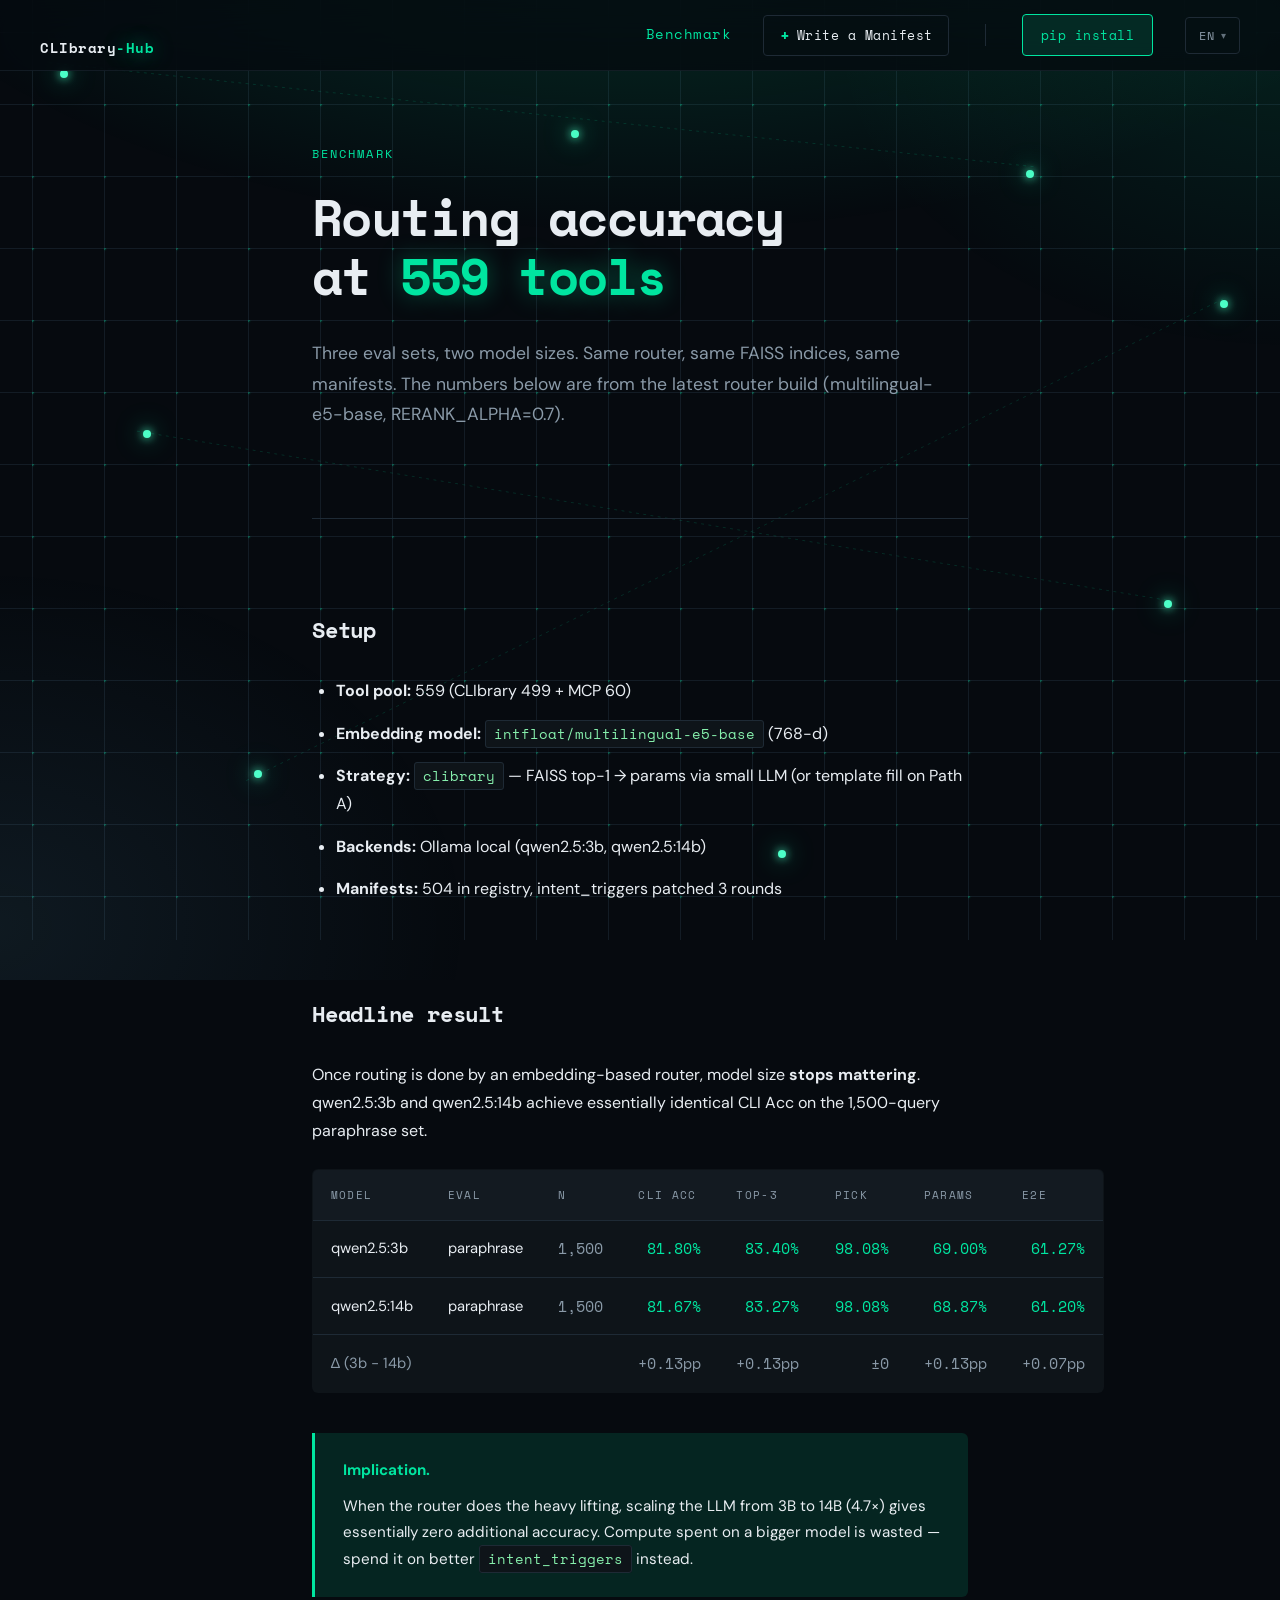
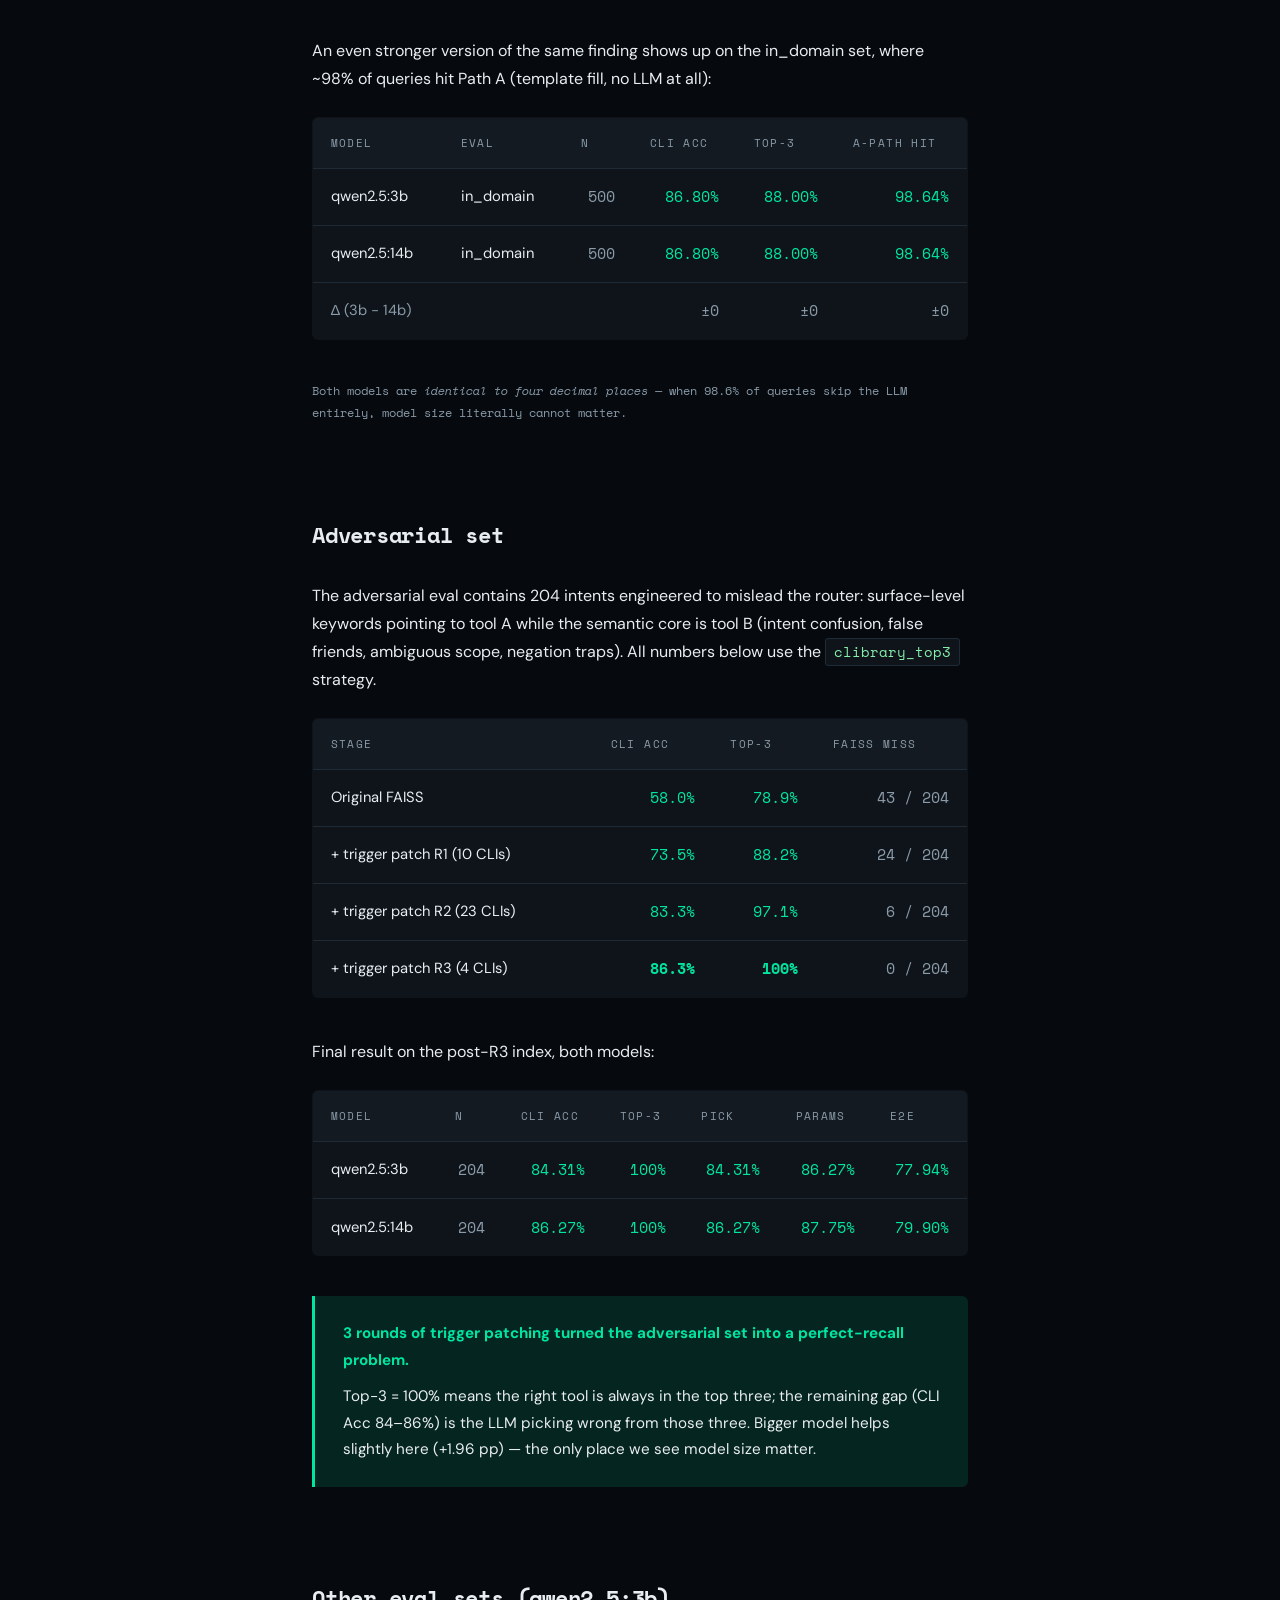
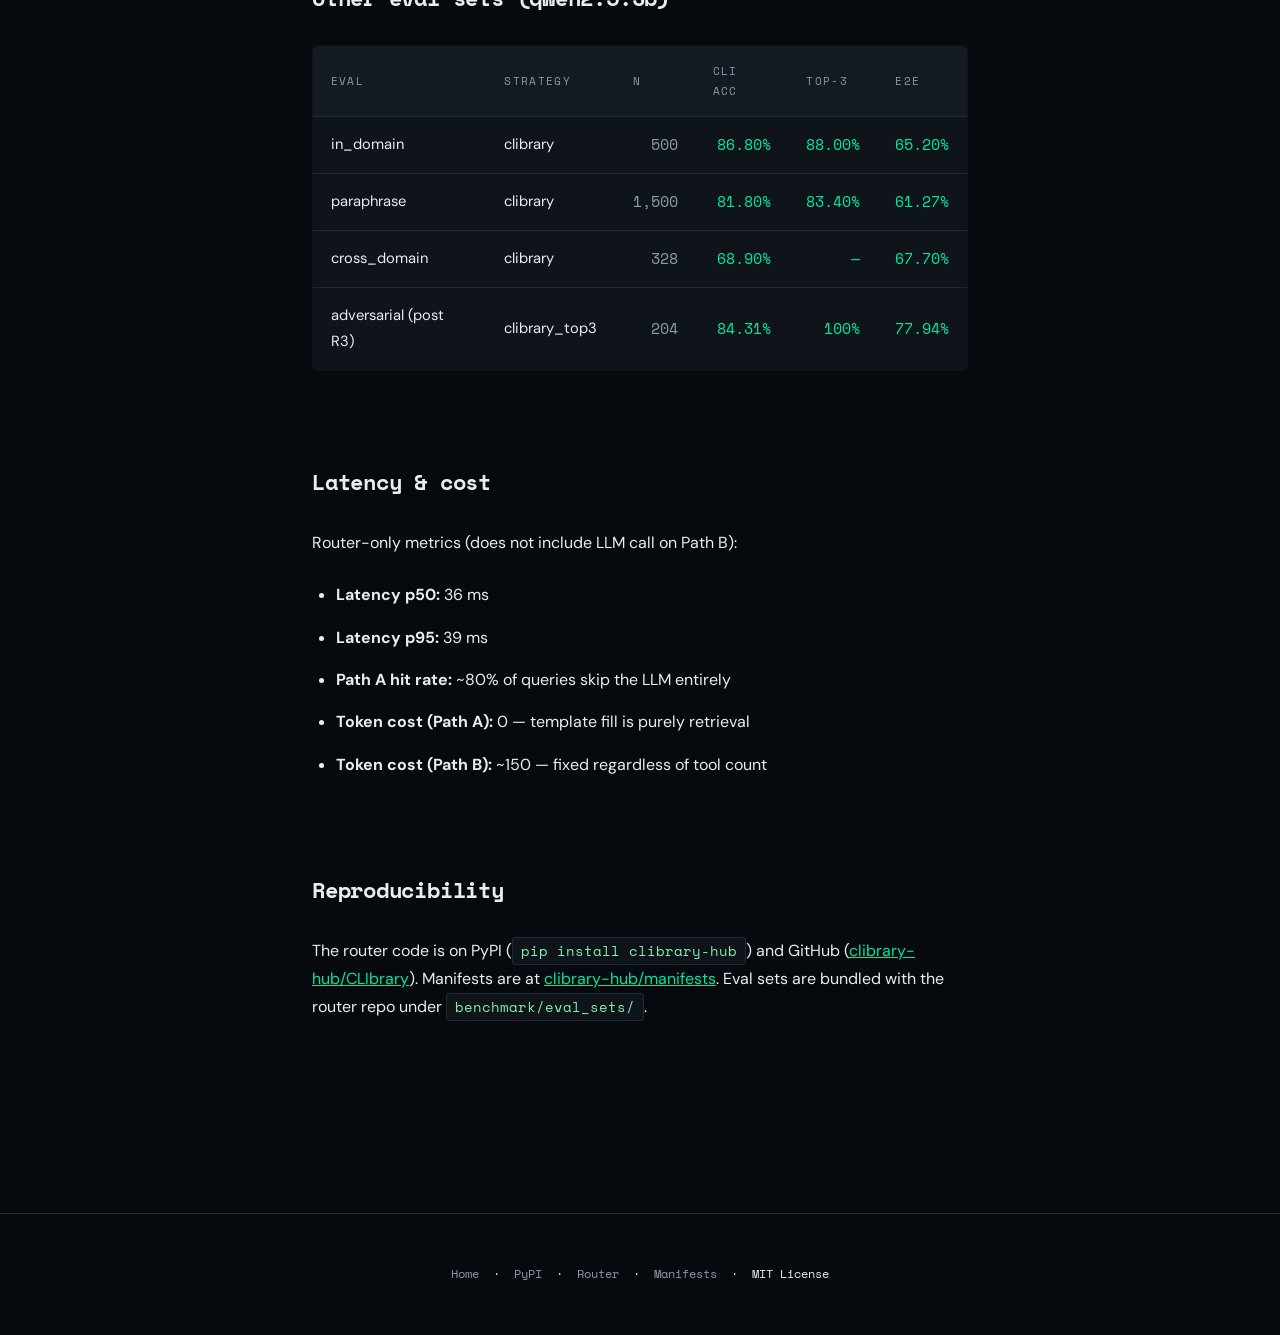
<file: benchmark.html>
<!DOCTYPE html>
<html lang="en">
<head>
<meta charset="UTF-8">
<meta name="viewport" content="width=device-width, initial-scale=1.0">
<title>Benchmark — CLIbrary-Hub</title>
<meta name="description" content="Detailed routing benchmark: in_domain, paraphrase, adversarial across qwen2.5:3b and qwen2.5:14b. 559 tools, 2,050 queries.">
<link rel="preconnect" href="https://fonts.googleapis.com">
<link href="https://fonts.googleapis.com/css2?family=Space+Mono:wght@400;700&family=DM+Sans:wght@300;400;500&display=swap" rel="stylesheet">
<link rel="stylesheet" href="/assets/style.css">
<script src="/assets/parallax.js" defer></script>
</head>
<body>

<svg class="bg-network" xmlns="http://www.w3.org/2000/svg" preserveAspectRatio="none" viewBox="0 0 1920 1080">
  <line class="conn"       x1="150"  y1="130" x2="1500" y2="240" />
  <line class="conn"       x1="270"  y1="520" x2="1690" y2="700" />
  <line class="conn"       x1="420"  y1="890" x2="1760" y2="380" />
  <line class="conn-pulse" x1="150"  y1="130" x2="270"  y2="520" />
  <line class="conn-pulse" x1="1500" y1="240" x2="1690" y2="700" />
</svg>

<div class="bg-nodes">
  <span class="node"></span><span class="node"></span><span class="node"></span><span class="node"></span>
  <span class="node"></span><span class="node"></span><span class="node"></span><span class="node"></span>
</div>

<nav>
  <div class="logo"><a href="/">CLIbrary<span>-Hub</span></a></div>
  <div class="nav-links">
    <a href="/benchmark.html" class="lang-active">Benchmark</a>
    <a href="/create.html" class="nav-secondary">Write a Manifest</a>
    <span class="nav-divider"></span>
    <a href="https://pypi.org/project/clibrary-hub/" class="nav-cta">pip install</a>
    <div class="lang-switch" id="lang-switch">
      <button class="lang-trigger" onclick="toggleLang(event)">EN <span class="caret">▾</span></button>
      <div class="lang-menu">
        <a href="/benchmark.html" class="current">English</a>
        <a href="/zh/benchmark.html">繁體中文</a>
      </div>
    </div>
  </div>
</nav>

<main>
  <div class="hero-block">
    <p class="section-label">Benchmark</p>
    <h1>Routing accuracy<br>at <span>559 tools</span></h1>
    <p class="lead">
      Three eval sets, two model sizes. Same router, same FAISS indices, same manifests.
      The numbers below are from the latest router build (multilingual-e5-base, RERANK_ALPHA=0.7).
    </p>
  </div>

  <section class="step-section">
    <h2>Setup</h2>
    <ul>
      <li><strong>Tool pool:</strong> 559 (CLIbrary 499 + MCP 60)</li>
      <li><strong>Embedding model:</strong> <code>intfloat/multilingual-e5-base</code> (768-d)</li>
      <li><strong>Strategy:</strong> <code>clibrary</code> — FAISS top-1 → params via small LLM (or template fill on Path A)</li>
      <li><strong>Backends:</strong> Ollama local (qwen2.5:3b, qwen2.5:14b)</li>
      <li><strong>Manifests:</strong> 504 in registry, intent_triggers patched 3 rounds</li>
    </ul>
  </section>

  <section class="step-section">
    <h2>Headline result</h2>
    <p>
      Once routing is done by an embedding-based router, model size <strong>stops mattering</strong>.
      qwen2.5:3b and qwen2.5:14b achieve essentially identical CLI Acc on the 1,500-query paraphrase set.
    </p>

    <table>
      <thead>
        <tr>
          <th>Model</th><th>Eval</th><th>N</th>
          <th class="num">CLI Acc</th><th class="num">Top-3</th>
          <th class="num">Pick</th><th class="num">Params</th><th class="num">E2E</th>
        </tr>
      </thead>
      <tbody>
        <tr>
          <td>qwen2.5:3b</td><td>paraphrase</td><td class="muted">1,500</td>
          <td class="num">81.80%</td><td class="num">83.40%</td><td class="num">98.08%</td>
          <td class="num">69.00%</td><td class="num">61.27%</td>
        </tr>
        <tr>
          <td>qwen2.5:14b</td><td>paraphrase</td><td class="muted">1,500</td>
          <td class="num">81.67%</td><td class="num">83.27%</td><td class="num">98.08%</td>
          <td class="num">68.87%</td><td class="num">61.20%</td>
        </tr>
        <tr>
          <td class="muted-l">Δ (3b − 14b)</td><td colspan="2"></td>
          <td class="muted">+0.13pp</td><td class="muted">+0.13pp</td><td class="muted">±0</td>
          <td class="muted">+0.13pp</td><td class="muted">+0.07pp</td>
        </tr>
      </tbody>
    </table>

    <div class="callout">
      <strong>Implication.</strong>
      <p style="margin-top:0.6rem;">When the router does the heavy lifting, scaling the LLM from 3B to 14B (4.7×) gives essentially zero additional accuracy. Compute spent on a bigger model is wasted — spend it on better <code>intent_triggers</code> instead.</p>
    </div>

    <p>An even stronger version of the same finding shows up on the in_domain set, where ~98% of queries hit Path A (template fill, no LLM at all):</p>

    <table>
      <thead>
        <tr><th>Model</th><th>Eval</th><th>N</th><th class="num">CLI Acc</th><th class="num">Top-3</th><th class="num">A-path hit</th></tr>
      </thead>
      <tbody>
        <tr><td>qwen2.5:3b</td><td>in_domain</td><td class="muted">500</td><td class="num">86.80%</td><td class="num">88.00%</td><td class="num">98.64%</td></tr>
        <tr><td>qwen2.5:14b</td><td>in_domain</td><td class="muted">500</td><td class="num">86.80%</td><td class="num">88.00%</td><td class="num">98.64%</td></tr>
        <tr><td class="muted-l">Δ (3b − 14b)</td><td colspan="2"></td><td class="muted">±0</td><td class="muted">±0</td><td class="muted">±0</td></tr>
      </tbody>
    </table>
    <p class="install-note" style="text-align:left;margin-top:1rem;">Both models are <em>identical to four decimal places</em> — when 98.6% of queries skip the LLM entirely, model size literally cannot matter.</p>
  </section>

  <section class="step-section">
    <h2>Adversarial set</h2>
    <p>
      The adversarial eval contains 204 intents engineered to mislead the router:
      surface-level keywords pointing to tool A while the semantic core is tool B
      (intent confusion, false friends, ambiguous scope, negation traps).
      All numbers below use the <code>clibrary_top3</code> strategy.
    </p>

    <table>
      <thead>
        <tr><th>Stage</th><th class="num">CLI Acc</th><th class="num">Top-3</th><th class="num">FAISS miss</th></tr>
      </thead>
      <tbody>
        <tr><td>Original FAISS</td><td class="num">58.0%</td><td class="num">78.9%</td><td class="muted">43 / 204</td></tr>
        <tr><td>+ trigger patch R1 (10 CLIs)</td><td class="num">73.5%</td><td class="num">88.2%</td><td class="muted">24 / 204</td></tr>
        <tr><td>+ trigger patch R2 (23 CLIs)</td><td class="num">83.3%</td><td class="num">97.1%</td><td class="muted">6 / 204</td></tr>
        <tr class="highlight"><td>+ trigger patch R3 (4 CLIs)</td><td class="num">86.3%</td><td class="num">100%</td><td class="muted">0 / 204</td></tr>
      </tbody>
    </table>

    <p>Final result on the post-R3 index, both models:</p>

    <table>
      <thead>
        <tr><th>Model</th><th>N</th><th class="num">CLI Acc</th><th class="num">Top-3</th><th class="num">Pick</th><th class="num">Params</th><th class="num">E2E</th></tr>
      </thead>
      <tbody>
        <tr><td>qwen2.5:3b</td><td class="muted">204</td><td class="num">84.31%</td><td class="num">100%</td><td class="num">84.31%</td><td class="num">86.27%</td><td class="num">77.94%</td></tr>
        <tr><td>qwen2.5:14b</td><td class="muted">204</td><td class="num">86.27%</td><td class="num">100%</td><td class="num">86.27%</td><td class="num">87.75%</td><td class="num">79.90%</td></tr>
      </tbody>
    </table>

    <div class="callout">
      <strong>3 rounds of trigger patching turned the adversarial set into a perfect-recall problem.</strong>
      <p style="margin-top:0.6rem;">Top-3 = 100% means the right tool is always in the top three; the remaining gap (CLI Acc 84–86%) is the LLM picking wrong from those three. Bigger model helps slightly here (+1.96 pp) — the only place we see model size matter.</p>
    </div>
  </section>

  <section class="step-section">
    <h2>Other eval sets (qwen2.5:3b)</h2>
    <table>
      <thead>
        <tr><th>Eval</th><th>Strategy</th><th>N</th><th class="num">CLI Acc</th><th class="num">Top-3</th><th class="num">E2E</th></tr>
      </thead>
      <tbody>
        <tr><td>in_domain</td><td>clibrary</td><td class="muted">500</td><td class="num">86.80%</td><td class="num">88.00%</td><td class="num">65.20%</td></tr>
        <tr><td>paraphrase</td><td>clibrary</td><td class="muted">1,500</td><td class="num">81.80%</td><td class="num">83.40%</td><td class="num">61.27%</td></tr>
        <tr><td>cross_domain</td><td>clibrary</td><td class="muted">328</td><td class="num">68.90%</td><td class="num">—</td><td class="num">67.70%</td></tr>
        <tr><td>adversarial (post R3)</td><td>clibrary_top3</td><td class="muted">204</td><td class="num">84.31%</td><td class="num">100%</td><td class="num">77.94%</td></tr>
      </tbody>
    </table>
  </section>

  <section class="step-section">
    <h2>Latency &amp; cost</h2>
    <p>Router-only metrics (does not include LLM call on Path B):</p>
    <ul>
      <li><strong>Latency p50:</strong> 36 ms</li>
      <li><strong>Latency p95:</strong> 39 ms</li>
      <li><strong>Path A hit rate:</strong> ~80% of queries skip the LLM entirely</li>
      <li><strong>Token cost (Path A):</strong> 0 — template fill is purely retrieval</li>
      <li><strong>Token cost (Path B):</strong> ~150 — fixed regardless of tool count</li>
    </ul>
  </section>

  <section class="step-section">
    <h2>Reproducibility</h2>
    <p>
      The router code is on PyPI (<code>pip install clibrary-hub</code>) and GitHub
      (<a href="https://github.com/clibrary-hub/CLIbrary" style="color:var(--accent);">clibrary-hub/CLIbrary</a>).
      Manifests are at <a href="https://github.com/clibrary-hub/manifests" style="color:var(--accent);">clibrary-hub/manifests</a>.
      Eval sets are bundled with the router repo under <code>benchmark/eval_sets/</code>.
    </p>
  </section>
</main>

<footer>
  <p>
    <a href="/">Home</a>
    &nbsp;·&nbsp;
    <a href="https://pypi.org/project/clibrary-hub/">PyPI</a>
    &nbsp;·&nbsp;
    <a href="https://github.com/clibrary-hub/CLIbrary">Router</a>
    &nbsp;·&nbsp;
    <a href="https://github.com/clibrary-hub/manifests">Manifests</a>
    &nbsp;·&nbsp;
    MIT License
  </p>
</footer>

<script>
  function toggleLang(e) {
    e.stopPropagation();
    document.getElementById('lang-switch').classList.toggle('open');
  }
  document.addEventListener('click', () => {
    document.getElementById('lang-switch').classList.remove('open');
  });
</script>

</body>
</html>
</file>
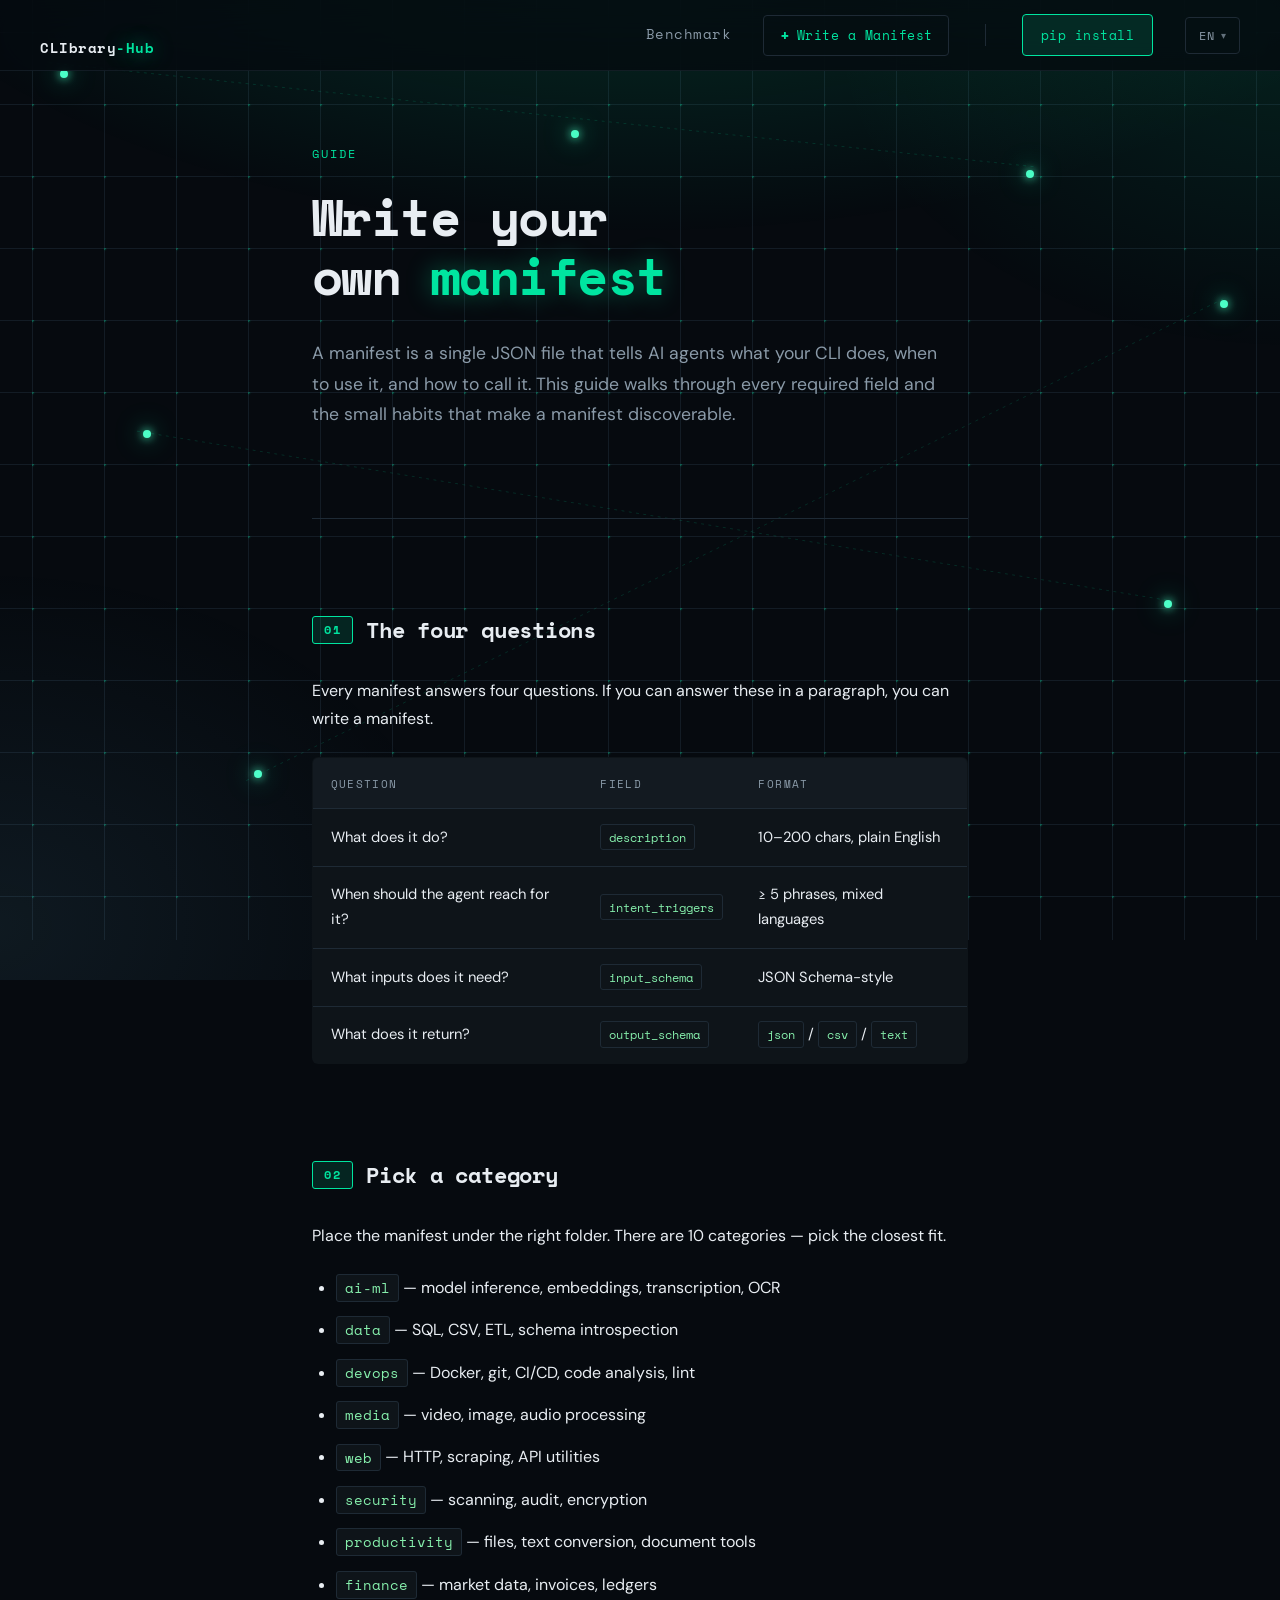
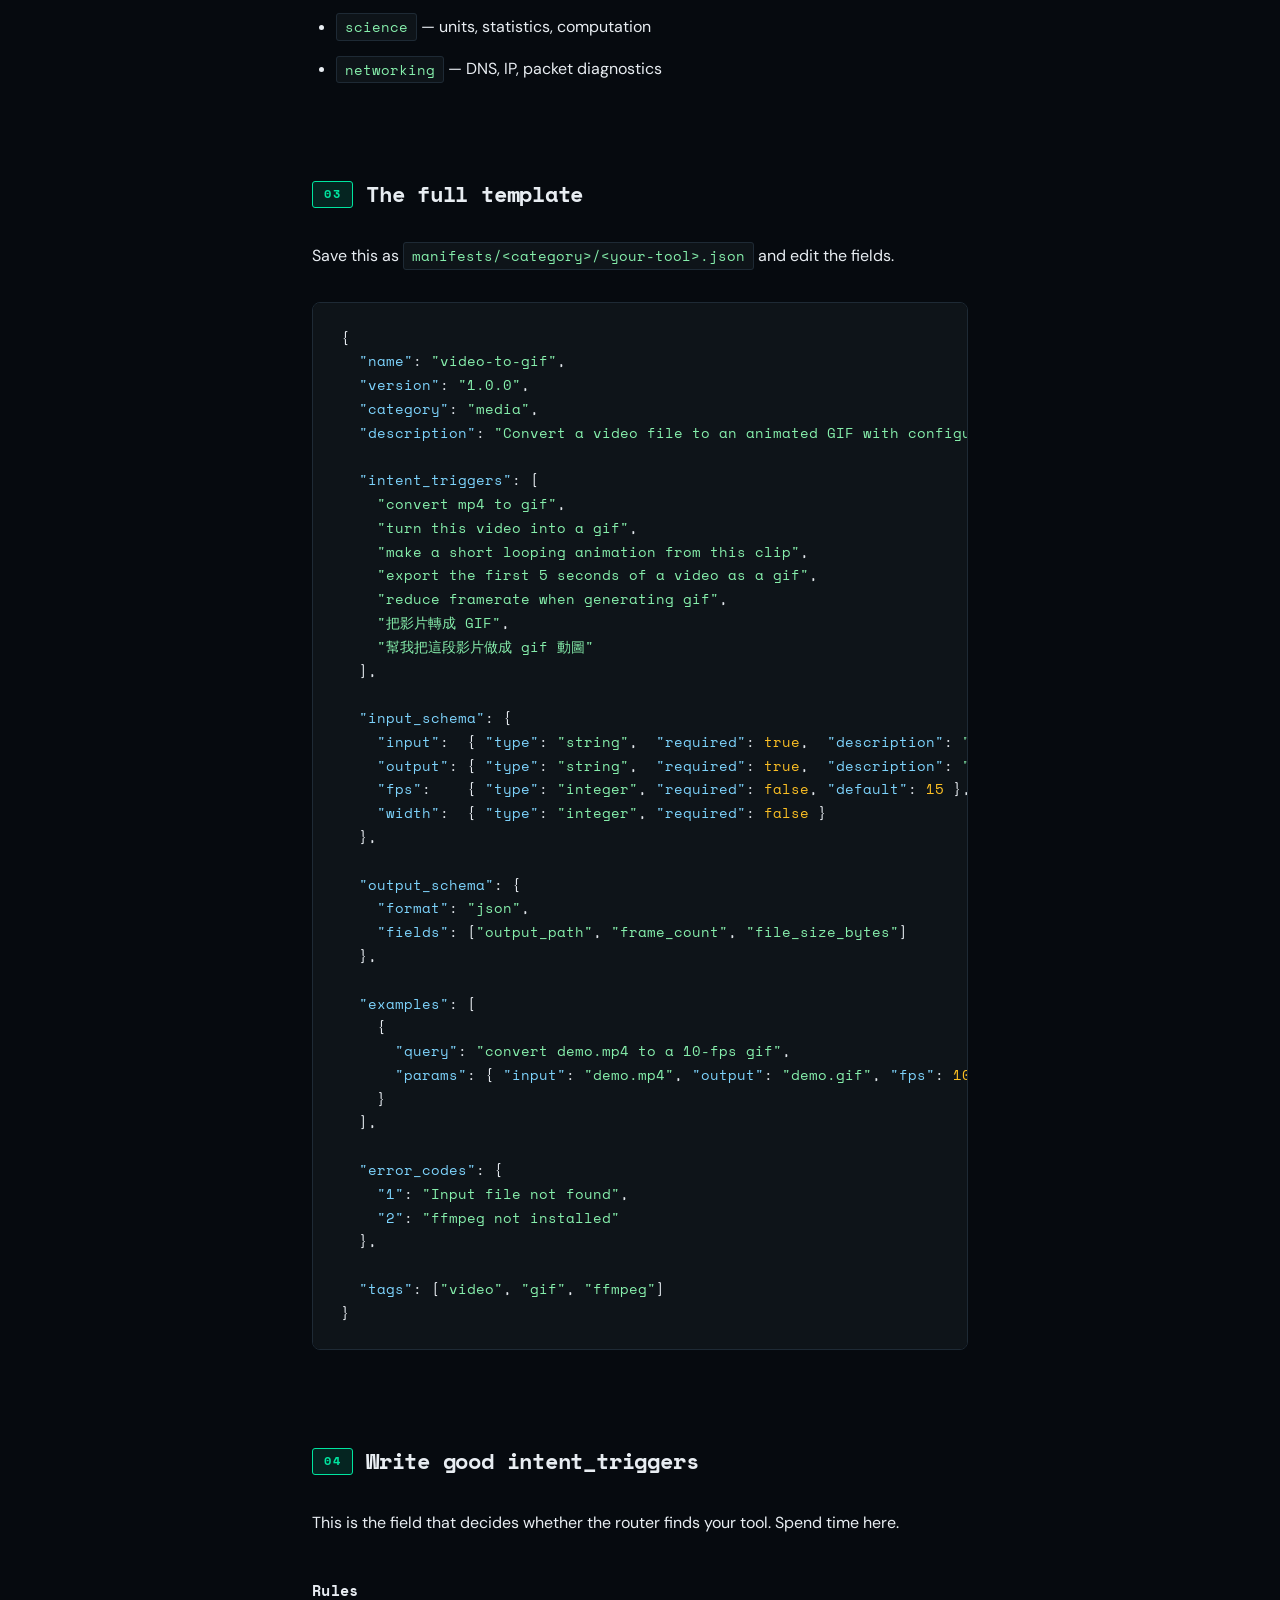
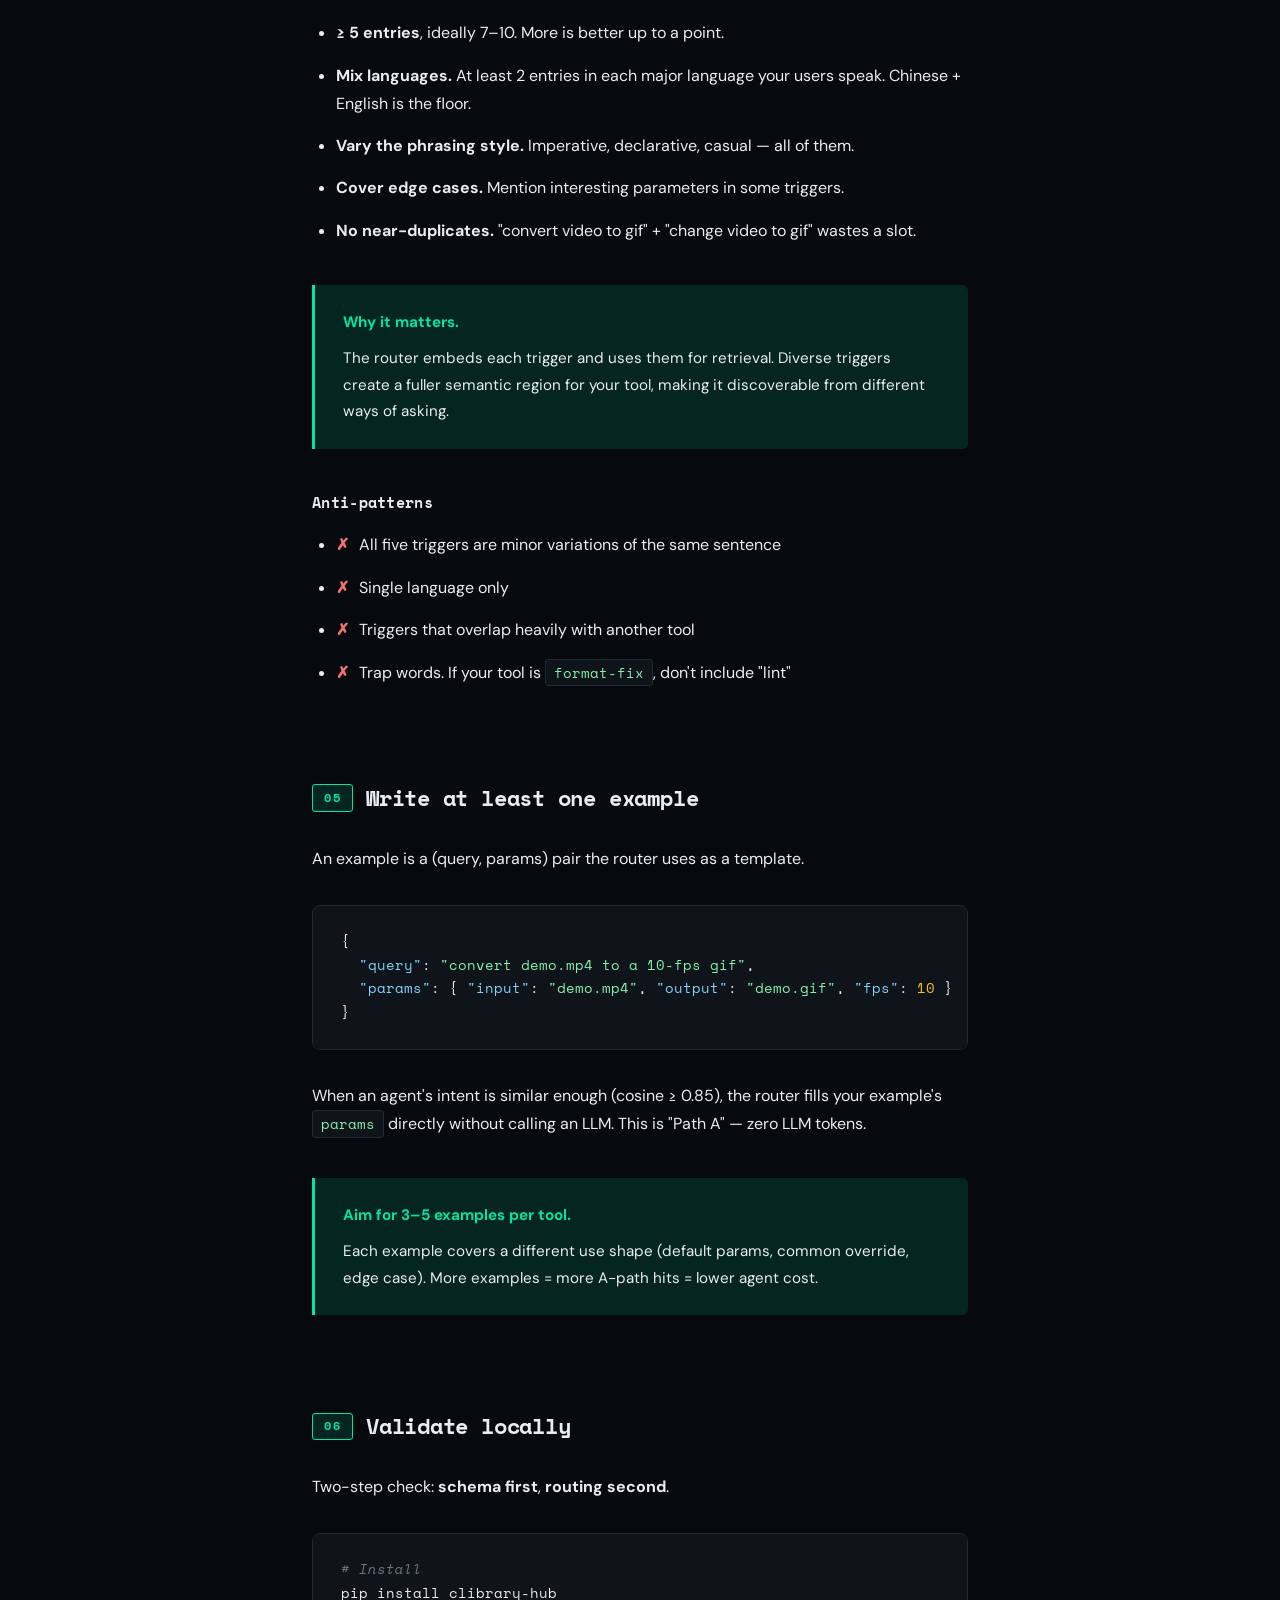
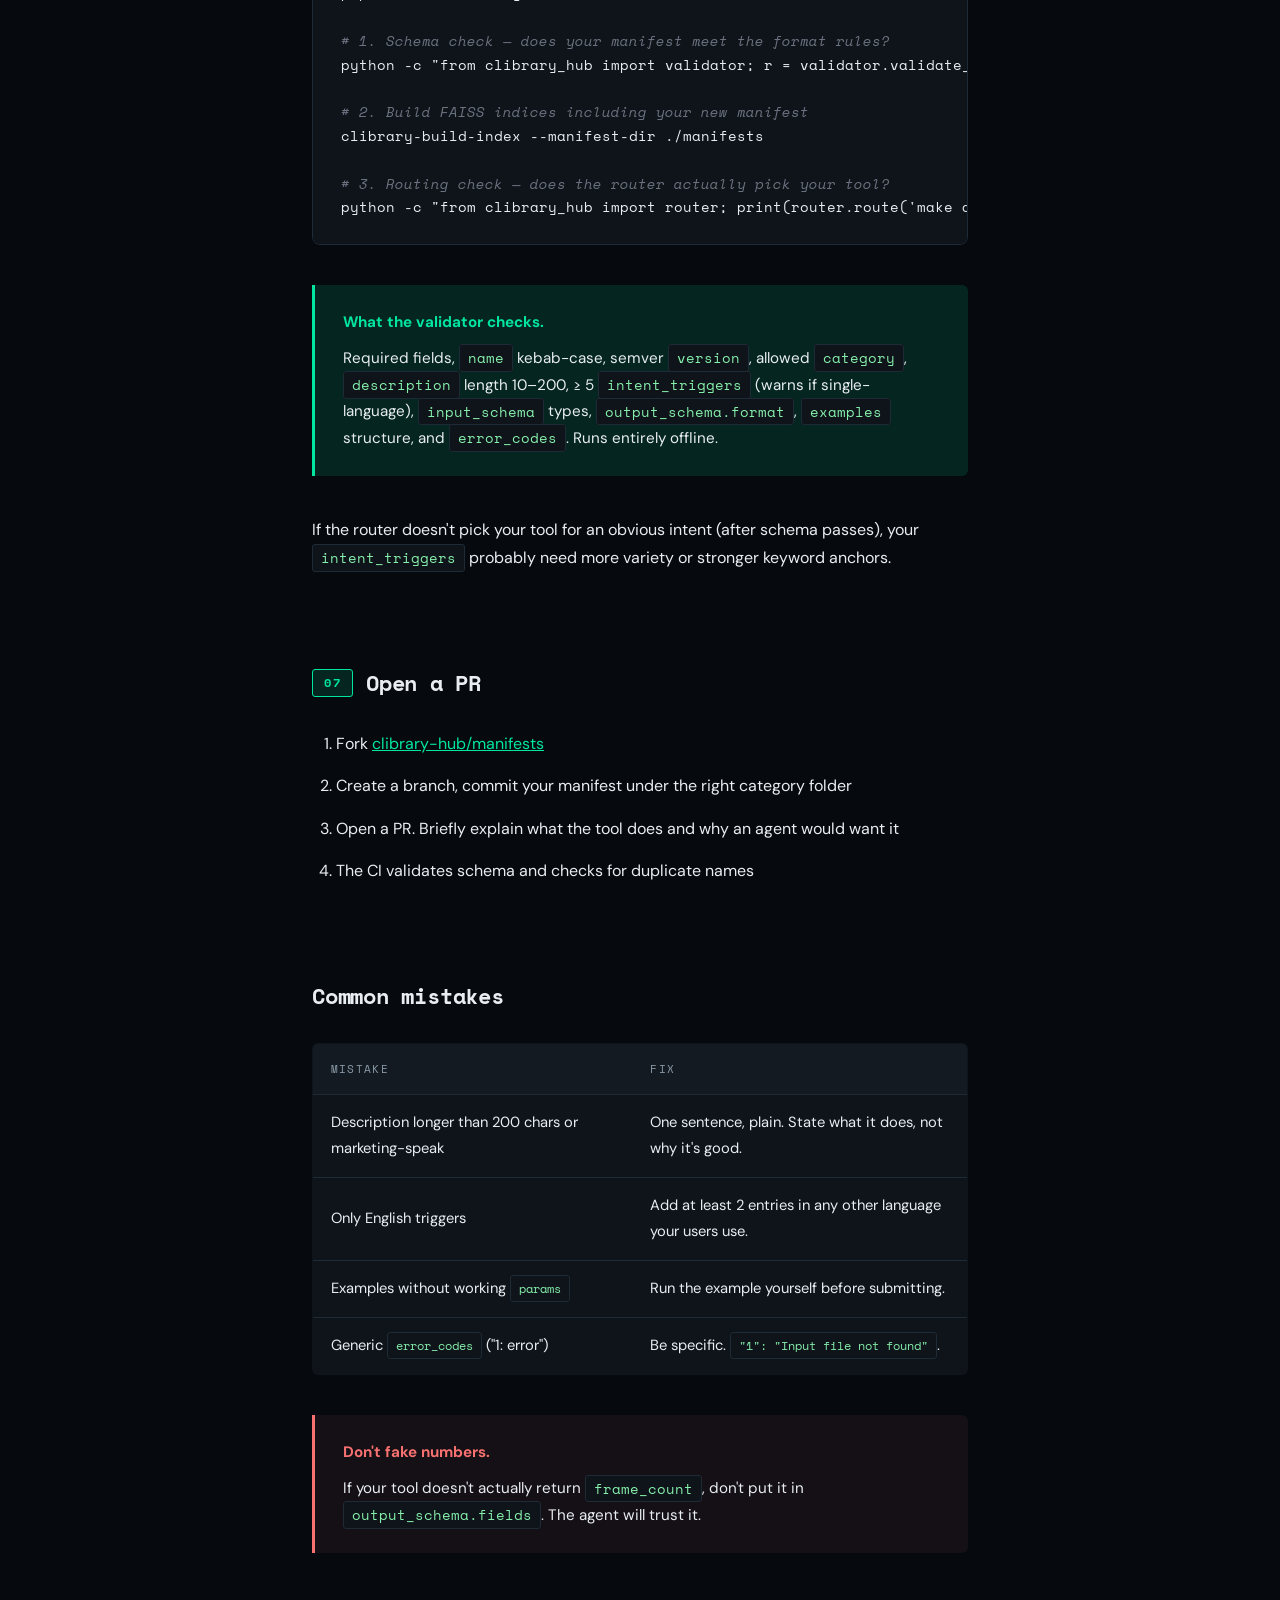
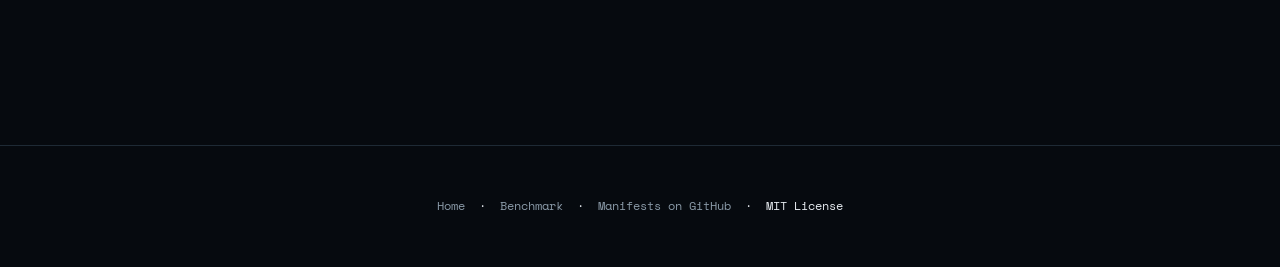
<file: create.html>
<!DOCTYPE html>
<html lang="en">
<head>
<meta charset="UTF-8">
<meta name="viewport" content="width=device-width, initial-scale=1.0">
<title>Write a Manifest — CLIbrary-Hub</title>
<meta name="description" content="Step-by-step guide for writing a CLIbrary manifest.json so an AI agent can discover your CLI tool.">
<link rel="preconnect" href="https://fonts.googleapis.com">
<link href="https://fonts.googleapis.com/css2?family=Space+Mono:wght@400;700&family=DM+Sans:wght@300;400;500&display=swap" rel="stylesheet">
<link rel="stylesheet" href="/assets/style.css">
<script src="/assets/parallax.js" defer></script>
</head>
<body>

<svg class="bg-network" xmlns="http://www.w3.org/2000/svg" preserveAspectRatio="none" viewBox="0 0 1920 1080">
  <line class="conn"       x1="150"  y1="130" x2="1500" y2="240" />
  <line class="conn"       x1="270"  y1="520" x2="1690" y2="700" />
  <line class="conn"       x1="420"  y1="890" x2="1760" y2="380" />
  <line class="conn-pulse" x1="150"  y1="130" x2="270"  y2="520" />
  <line class="conn-pulse" x1="1500" y1="240" x2="1690" y2="700" />
</svg>

<div class="bg-nodes">
  <span class="node"></span><span class="node"></span><span class="node"></span><span class="node"></span>
  <span class="node"></span><span class="node"></span><span class="node"></span><span class="node"></span>
</div>

<nav>
  <div class="logo"><a href="/">CLIbrary<span>-Hub</span></a></div>
  <div class="nav-links">
    <a href="/benchmark.html">Benchmark</a>
    <a href="/create.html" class="nav-secondary lang-active">Write a Manifest</a>
    <span class="nav-divider"></span>
    <a href="https://pypi.org/project/clibrary-hub/" class="nav-cta">pip install</a>
    <div class="lang-switch" id="lang-switch">
      <button class="lang-trigger" onclick="toggleLang(event)">EN <span class="caret">▾</span></button>
      <div class="lang-menu">
        <a href="/create.html" class="current">English</a>
        <a href="/zh/create.html">繁體中文</a>
      </div>
    </div>
  </div>
</nav>

<main>

  <div class="hero-block">
    <p class="section-label">Guide</p>
    <h1>Write your<br>own <span>manifest</span></h1>
    <p class="lead">
      A manifest is a single JSON file that tells AI agents what your CLI does, when to use it,
      and how to call it. This guide walks through every required field and the small habits
      that make a manifest discoverable.
    </p>
  </div>

  <section class="step-section">
    <h2><span class="num">01</span>The four questions</h2>
    <p>Every manifest answers four questions. If you can answer these in a paragraph, you can write a manifest.</p>

    <table>
      <thead>
        <tr><th>Question</th><th>Field</th><th>Format</th></tr>
      </thead>
      <tbody>
        <tr><td>What does it do?</td><td><code>description</code></td><td>10–200 chars, plain English</td></tr>
        <tr><td>When should the agent reach for it?</td><td><code>intent_triggers</code></td><td>≥ 5 phrases, mixed languages</td></tr>
        <tr><td>What inputs does it need?</td><td><code>input_schema</code></td><td>JSON Schema-style</td></tr>
        <tr><td>What does it return?</td><td><code>output_schema</code></td><td><code>json</code> / <code>csv</code> / <code>text</code></td></tr>
      </tbody>
    </table>
  </section>

  <section class="step-section">
    <h2><span class="num">02</span>Pick a category</h2>
    <p>Place the manifest under the right folder. There are 10 categories — pick the closest fit.</p>
    <ul>
      <li><code>ai-ml</code> — model inference, embeddings, transcription, OCR</li>
      <li><code>data</code> — SQL, CSV, ETL, schema introspection</li>
      <li><code>devops</code> — Docker, git, CI/CD, code analysis, lint</li>
      <li><code>media</code> — video, image, audio processing</li>
      <li><code>web</code> — HTTP, scraping, API utilities</li>
      <li><code>security</code> — scanning, audit, encryption</li>
      <li><code>productivity</code> — files, text conversion, document tools</li>
      <li><code>finance</code> — market data, invoices, ledgers</li>
      <li><code>science</code> — units, statistics, computation</li>
      <li><code>networking</code> — DNS, IP, packet diagnostics</li>
    </ul>
  </section>

  <section class="step-section">
    <h2><span class="num">03</span>The full template</h2>
    <p>Save this as <code>manifests/&lt;category&gt;/&lt;your-tool&gt;.json</code> and edit the fields.</p>

<pre><code>{
  <span class="k">"name"</span>: <span class="s">"video-to-gif"</span>,
  <span class="k">"version"</span>: <span class="s">"1.0.0"</span>,
  <span class="k">"category"</span>: <span class="s">"media"</span>,
  <span class="k">"description"</span>: <span class="s">"Convert a video file to an animated GIF with configurable framerate and resolution"</span>,

  <span class="k">"intent_triggers"</span>: [
    <span class="s">"convert mp4 to gif"</span>,
    <span class="s">"turn this video into a gif"</span>,
    <span class="s">"make a short looping animation from this clip"</span>,
    <span class="s">"export the first 5 seconds of a video as a gif"</span>,
    <span class="s">"reduce framerate when generating gif"</span>,
    <span class="s">"把影片轉成 GIF"</span>,
    <span class="s">"幫我把這段影片做成 gif 動圖"</span>
  ],

  <span class="k">"input_schema"</span>: {
    <span class="k">"input"</span>:  { <span class="k">"type"</span>: <span class="s">"string"</span>,  <span class="k">"required"</span>: <span class="n">true</span>,  <span class="k">"description"</span>: <span class="s">"Path to the source video file"</span> },
    <span class="k">"output"</span>: { <span class="k">"type"</span>: <span class="s">"string"</span>,  <span class="k">"required"</span>: <span class="n">true</span>,  <span class="k">"description"</span>: <span class="s">"Path to write the output GIF"</span> },
    <span class="k">"fps"</span>:    { <span class="k">"type"</span>: <span class="s">"integer"</span>, <span class="k">"required"</span>: <span class="n">false</span>, <span class="k">"default"</span>: <span class="n">15</span> },
    <span class="k">"width"</span>:  { <span class="k">"type"</span>: <span class="s">"integer"</span>, <span class="k">"required"</span>: <span class="n">false</span> }
  },

  <span class="k">"output_schema"</span>: {
    <span class="k">"format"</span>: <span class="s">"json"</span>,
    <span class="k">"fields"</span>: [<span class="s">"output_path"</span>, <span class="s">"frame_count"</span>, <span class="s">"file_size_bytes"</span>]
  },

  <span class="k">"examples"</span>: [
    {
      <span class="k">"query"</span>: <span class="s">"convert demo.mp4 to a 10-fps gif"</span>,
      <span class="k">"params"</span>: { <span class="k">"input"</span>: <span class="s">"demo.mp4"</span>, <span class="k">"output"</span>: <span class="s">"demo.gif"</span>, <span class="k">"fps"</span>: <span class="n">10</span> }
    }
  ],

  <span class="k">"error_codes"</span>: {
    <span class="k">"1"</span>: <span class="s">"Input file not found"</span>,
    <span class="k">"2"</span>: <span class="s">"ffmpeg not installed"</span>
  },

  <span class="k">"tags"</span>: [<span class="s">"video"</span>, <span class="s">"gif"</span>, <span class="s">"ffmpeg"</span>]
}</code></pre>
  </section>

  <section class="step-section">
    <h2><span class="num">04</span>Write good intent_triggers</h2>
    <p>This is the field that decides whether the router finds your tool. Spend time here.</p>

    <h3>Rules</h3>
    <ul>
      <li><strong>≥ 5 entries</strong>, ideally 7–10. More is better up to a point.</li>
      <li><strong>Mix languages.</strong> At least 2 entries in each major language your users speak. Chinese + English is the floor.</li>
      <li><strong>Vary the phrasing style.</strong> Imperative, declarative, casual — all of them.</li>
      <li><strong>Cover edge cases.</strong> Mention interesting parameters in some triggers.</li>
      <li><strong>No near-duplicates.</strong> "convert video to gif" + "change video to gif" wastes a slot.</li>
    </ul>

    <div class="callout">
      <strong>Why it matters.</strong>
      <p style="margin-top:0.6rem;">The router embeds each trigger and uses them for retrieval. Diverse triggers create a fuller semantic region for your tool, making it discoverable from different ways of asking.</p>
    </div>

    <h3>Anti-patterns</h3>
    <ul>
      <li><span class="cross">✗</span> All five triggers are minor variations of the same sentence</li>
      <li><span class="cross">✗</span> Single language only</li>
      <li><span class="cross">✗</span> Triggers that overlap heavily with another tool</li>
      <li><span class="cross">✗</span> Trap words. If your tool is <code>format-fix</code>, don't include "lint"</li>
    </ul>
  </section>

  <section class="step-section">
    <h2><span class="num">05</span>Write at least one example</h2>
    <p>An example is a (query, params) pair the router uses as a template.</p>

<pre><code>{
  <span class="k">"query"</span>: <span class="s">"convert demo.mp4 to a 10-fps gif"</span>,
  <span class="k">"params"</span>: { <span class="k">"input"</span>: <span class="s">"demo.mp4"</span>, <span class="k">"output"</span>: <span class="s">"demo.gif"</span>, <span class="k">"fps"</span>: <span class="n">10</span> }
}</code></pre>

    <p>
      When an agent's intent is similar enough (cosine ≥ 0.85), the router fills your example's
      <code>params</code> directly without calling an LLM. This is "Path A" — zero LLM tokens.
    </p>

    <div class="callout">
      <strong>Aim for 3–5 examples per tool.</strong>
      <p style="margin-top:0.6rem;">Each example covers a different use shape (default params, common override, edge case). More examples = more A-path hits = lower agent cost.</p>
    </div>
  </section>

  <section class="step-section">
    <h2><span class="num">06</span>Validate locally</h2>

    <p>Two-step check: <strong>schema first</strong>, <strong>routing second</strong>.</p>

<pre><code><span class="c"># Install</span>
pip install clibrary-hub

<span class="c"># 1. Schema check — does your manifest meet the format rules?</span>
python -c "from clibrary_hub import validator; r = validator.validate_file('manifests/media/your-tool.json'); print(r); [print('  ERROR:', e) for e in r.errors]; [print('  WARN: ', w) for w in r.warnings]"

<span class="c"># 2. Build FAISS indices including your new manifest</span>
clibrary-build-index --manifest-dir ./manifests

<span class="c"># 3. Routing check — does the router actually pick your tool?</span>
python -c "from clibrary_hub import router; print(router.route('make a gif from demo.mp4'))"</code></pre>

    <div class="callout">
      <strong>What the validator checks.</strong>
      <p style="margin-top:0.6rem;">Required fields, <code>name</code> kebab-case, semver <code>version</code>, allowed <code>category</code>, <code>description</code> length 10–200, ≥ 5 <code>intent_triggers</code> (warns if single-language), <code>input_schema</code> types, <code>output_schema.format</code>, <code>examples</code> structure, and <code>error_codes</code>. Runs entirely offline.</p>
    </div>

    <p>If the router doesn't pick your tool for an obvious intent (after schema passes), your <code>intent_triggers</code> probably need more variety or stronger keyword anchors.</p>
  </section>

  <section class="step-section">
    <h2><span class="num">07</span>Open a PR</h2>
    <ol>
      <li>Fork <a href="https://github.com/clibrary-hub/manifests" style="color:var(--accent);">clibrary-hub/manifests</a></li>
      <li>Create a branch, commit your manifest under the right category folder</li>
      <li>Open a PR. Briefly explain what the tool does and why an agent would want it</li>
      <li>The CI validates schema and checks for duplicate names</li>
    </ol>
  </section>

  <section class="step-section">
    <h2>Common mistakes</h2>
    <table>
      <thead><tr><th>Mistake</th><th>Fix</th></tr></thead>
      <tbody>
        <tr><td>Description longer than 200 chars or marketing-speak</td><td>One sentence, plain. State what it does, not why it's good.</td></tr>
        <tr><td>Only English triggers</td><td>Add at least 2 entries in any other language your users use.</td></tr>
        <tr><td>Examples without working <code>params</code></td><td>Run the example yourself before submitting.</td></tr>
        <tr><td>Generic <code>error_codes</code> ("1: error")</td><td>Be specific. <code>"1": "Input file not found"</code>.</td></tr>
      </tbody>
    </table>

    <div class="warn">
      <strong>Don't fake numbers.</strong>
      <p style="margin-top:0.6rem;">If your tool doesn't actually return <code>frame_count</code>, don't put it in <code>output_schema.fields</code>. The agent will trust it.</p>
    </div>
  </section>

</main>

<footer>
  <p>
    <a href="/">Home</a>
    &nbsp;·&nbsp;
    <a href="/benchmark.html">Benchmark</a>
    &nbsp;·&nbsp;
    <a href="https://github.com/clibrary-hub/manifests">Manifests on GitHub</a>
    &nbsp;·&nbsp;
    MIT License
  </p>
</footer>

<script>
  function toggleLang(e) {
    e.stopPropagation();
    document.getElementById('lang-switch').classList.toggle('open');
  }
  document.addEventListener('click', () => {
    document.getElementById('lang-switch').classList.remove('open');
  });
</script>

</body>
</html>
</file>
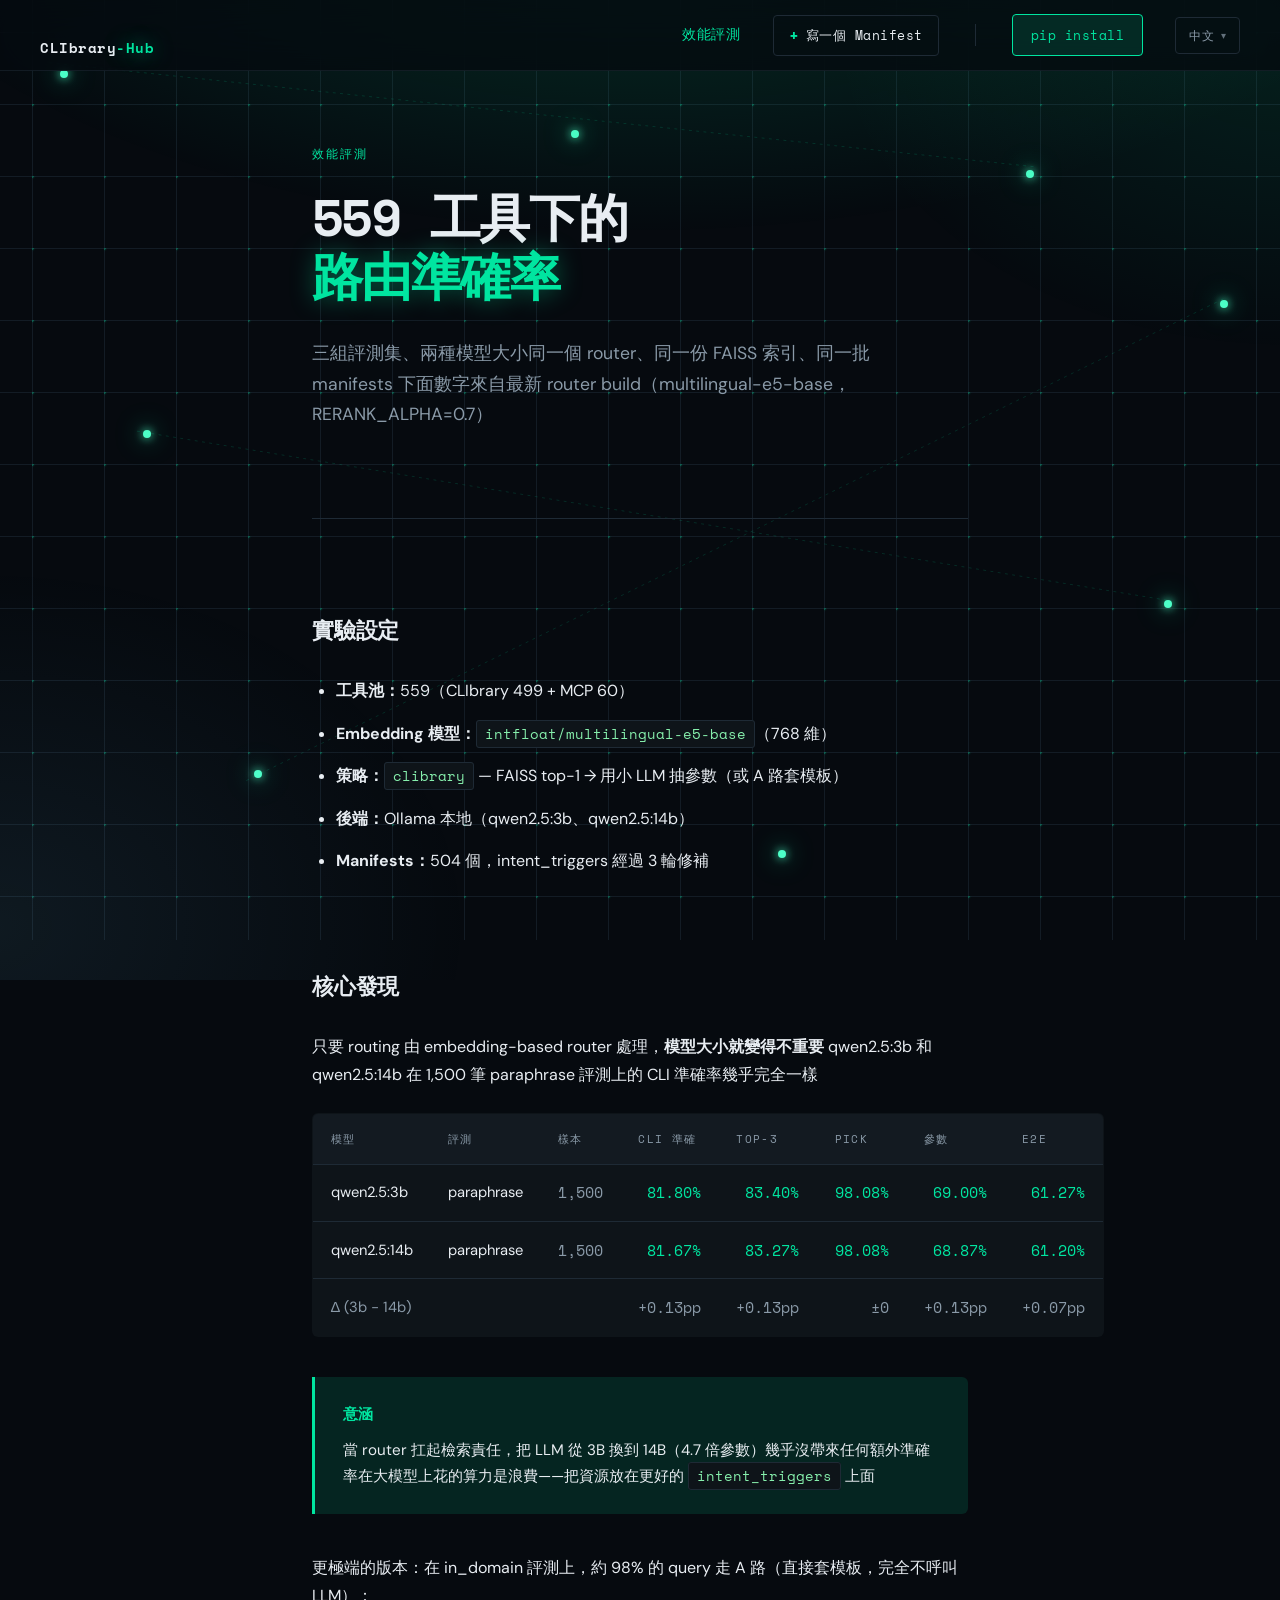
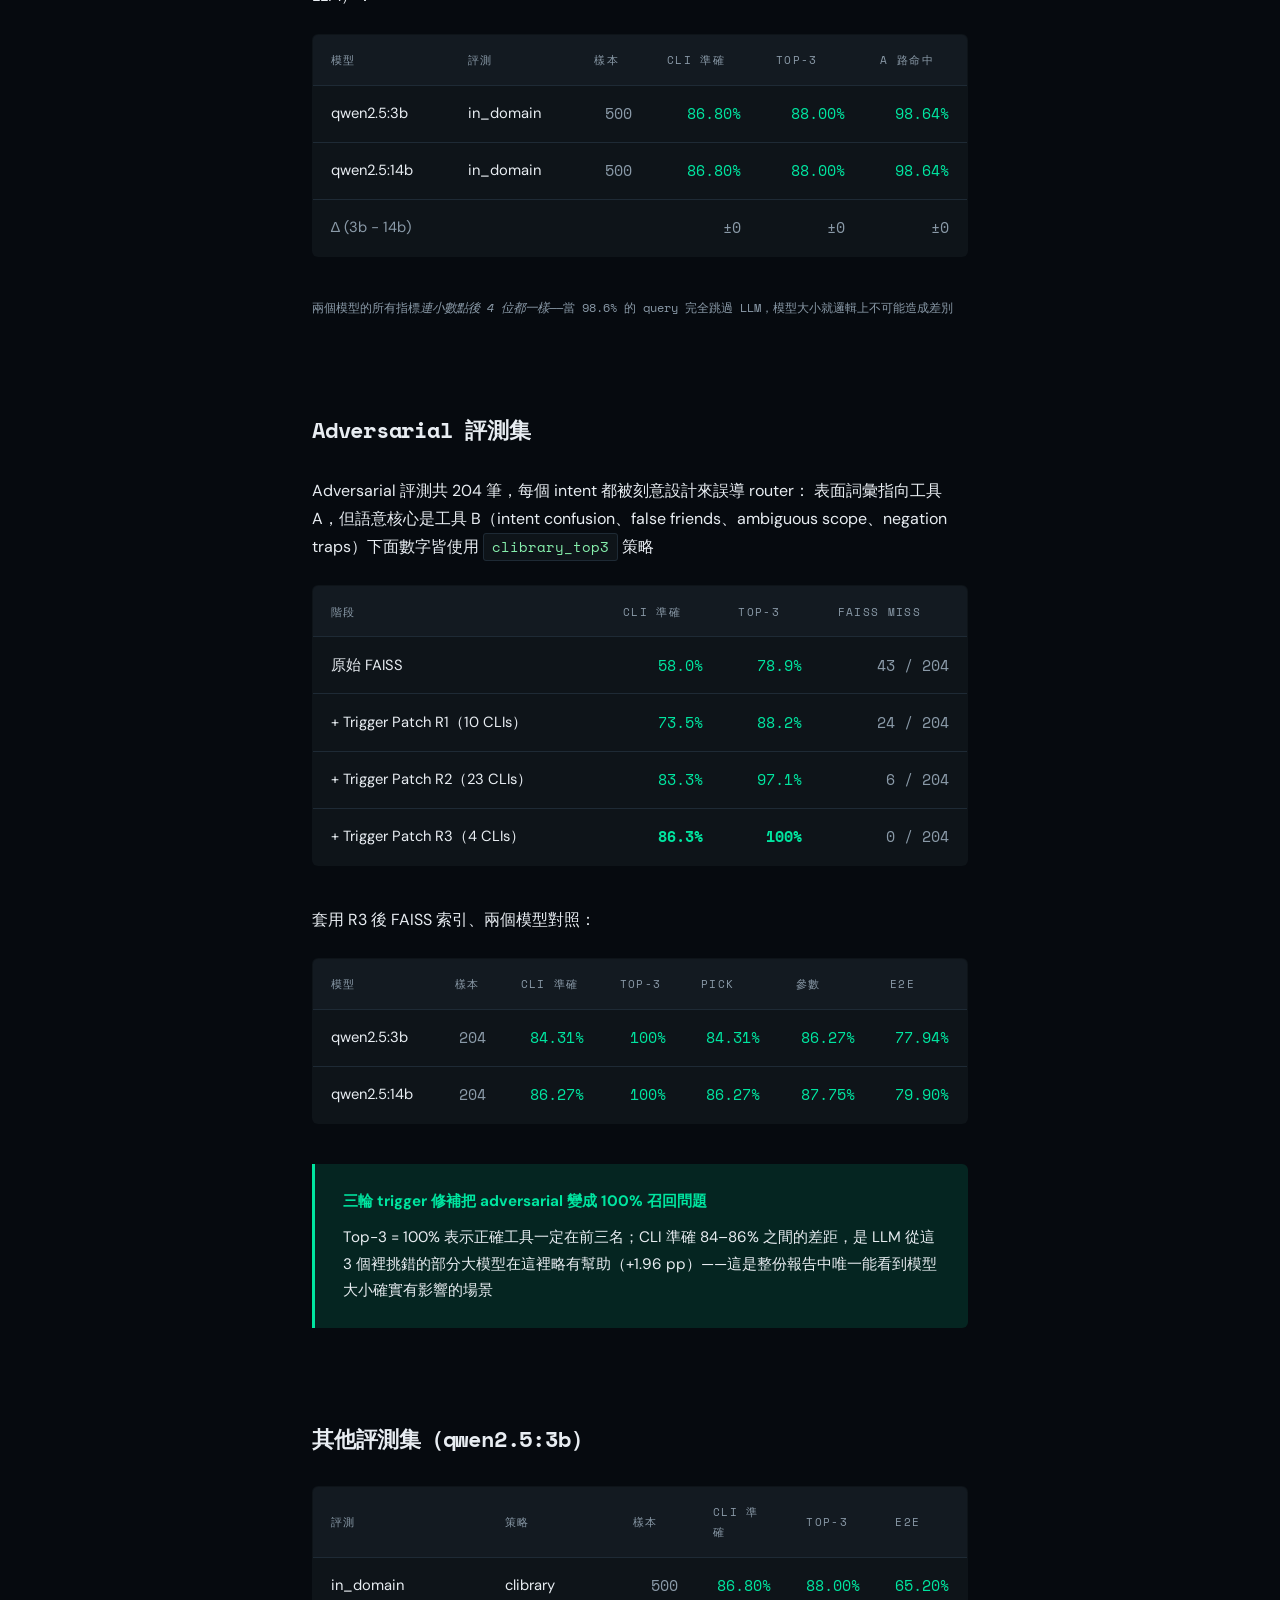
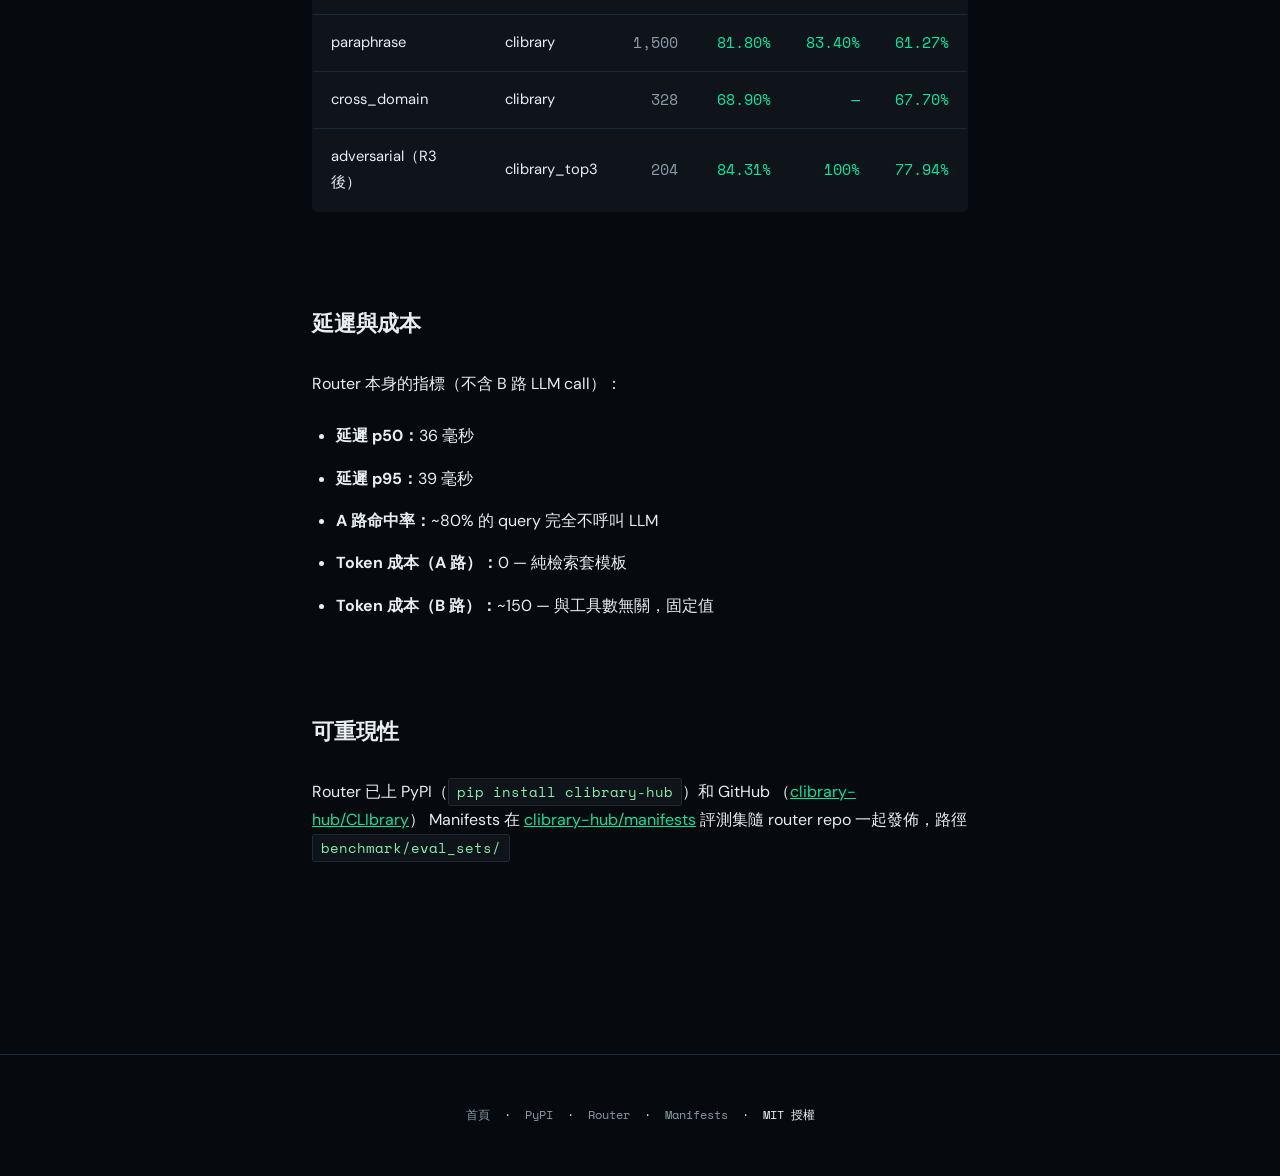
<file: zh/benchmark.html>
<!DOCTYPE html>
<html lang="zh-Hant">
<head>
<meta charset="UTF-8">
<meta name="viewport" content="width=device-width, initial-scale=1.0">
<title>效能評測 — CLIbrary-Hub</title>
<meta name="description" content="路由完整效能評測：in_domain、paraphrase、adversarial 三組評測集，qwen2.5:3b 和 14b 雙模型對照559 工具，2,050 筆 query">
<link rel="preconnect" href="https://fonts.googleapis.com">
<link href="https://fonts.googleapis.com/css2?family=Space+Mono:wght@400;700&family=DM+Sans:wght@300;400;500&display=swap" rel="stylesheet">
<link rel="stylesheet" href="/assets/style.css">
<script src="/assets/parallax.js" defer></script>
</head>
<body>

<svg class="bg-network" xmlns="http://www.w3.org/2000/svg" preserveAspectRatio="none" viewBox="0 0 1920 1080">
  <line class="conn"       x1="150"  y1="130" x2="1500" y2="240" />
  <line class="conn"       x1="270"  y1="520" x2="1690" y2="700" />
  <line class="conn"       x1="420"  y1="890" x2="1760" y2="380" />
  <line class="conn-pulse" x1="150"  y1="130" x2="270"  y2="520" />
  <line class="conn-pulse" x1="1500" y1="240" x2="1690" y2="700" />
</svg>

<div class="bg-nodes">
  <span class="node"></span><span class="node"></span><span class="node"></span><span class="node"></span>
  <span class="node"></span><span class="node"></span><span class="node"></span><span class="node"></span>
</div>

<nav>
  <div class="logo"><a href="/zh/">CLIbrary<span>-Hub</span></a></div>
  <div class="nav-links">
    <a href="/zh/benchmark.html" class="lang-active">效能評測</a>
    <a href="/zh/create.html" class="nav-secondary">寫一個 Manifest</a>
    <span class="nav-divider"></span>
    <a href="https://pypi.org/project/clibrary-hub/" class="nav-cta">pip install</a>
    <div class="lang-switch" id="lang-switch">
      <button class="lang-trigger" onclick="toggleLang(event)">中文 <span class="caret">▾</span></button>
      <div class="lang-menu">
        <a href="/benchmark.html">English</a>
        <a href="/zh/benchmark.html" class="current">繁體中文</a>
      </div>
    </div>
  </div>
</nav>

<main>
  <div class="hero-block">
    <p class="section-label">效能評測</p>
    <h1>559 工具下的<br><span>路由準確率</span></h1>
    <p class="lead">
      三組評測集、兩種模型大小同一個 router、同一份 FAISS 索引、同一批 manifests
      下面數字來自最新 router build（multilingual-e5-base，RERANK_ALPHA=0.7）
    </p>
  </div>

  <section class="step-section">
    <h2>實驗設定</h2>
    <ul>
      <li><strong>工具池：</strong>559（CLIbrary 499 + MCP 60）</li>
      <li><strong>Embedding 模型：</strong><code>intfloat/multilingual-e5-base</code>（768 維）</li>
      <li><strong>策略：</strong><code>clibrary</code> — FAISS top-1 → 用小 LLM 抽參數（或 A 路套模板）</li>
      <li><strong>後端：</strong>Ollama 本地（qwen2.5:3b、qwen2.5:14b）</li>
      <li><strong>Manifests：</strong>504 個，intent_triggers 經過 3 輪修補</li>
    </ul>
  </section>

  <section class="step-section">
    <h2>核心發現</h2>
    <p>
      只要 routing 由 embedding-based router 處理，<strong>模型大小就變得不重要</strong>
      qwen2.5:3b 和 qwen2.5:14b 在 1,500 筆 paraphrase 評測上的 CLI 準確率幾乎完全一樣
    </p>

    <table>
      <thead>
        <tr>
          <th>模型</th><th>評測</th><th>樣本</th>
          <th class="num">CLI 準確</th><th class="num">Top-3</th>
          <th class="num">Pick</th><th class="num">參數</th><th class="num">E2E</th>
        </tr>
      </thead>
      <tbody>
        <tr>
          <td>qwen2.5:3b</td><td>paraphrase</td><td class="muted">1,500</td>
          <td class="num">81.80%</td><td class="num">83.40%</td><td class="num">98.08%</td>
          <td class="num">69.00%</td><td class="num">61.27%</td>
        </tr>
        <tr>
          <td>qwen2.5:14b</td><td>paraphrase</td><td class="muted">1,500</td>
          <td class="num">81.67%</td><td class="num">83.27%</td><td class="num">98.08%</td>
          <td class="num">68.87%</td><td class="num">61.20%</td>
        </tr>
        <tr>
          <td class="muted-l">Δ (3b − 14b)</td><td colspan="2"></td>
          <td class="muted">+0.13pp</td><td class="muted">+0.13pp</td><td class="muted">±0</td>
          <td class="muted">+0.13pp</td><td class="muted">+0.07pp</td>
        </tr>
      </tbody>
    </table>

    <div class="callout">
      <strong>意涵</strong>
      <p style="margin-top:0.6rem;">當 router 扛起檢索責任，把 LLM 從 3B 換到 14B（4.7 倍參數）幾乎沒帶來任何額外準確率在大模型上花的算力是浪費——把資源放在更好的 <code>intent_triggers</code> 上面</p>
    </div>

    <p>更極端的版本：在 in_domain 評測上，約 98% 的 query 走 A 路（直接套模板，完全不呼叫 LLM）：</p>

    <table>
      <thead>
        <tr><th>模型</th><th>評測</th><th>樣本</th><th class="num">CLI 準確</th><th class="num">Top-3</th><th class="num">A 路命中</th></tr>
      </thead>
      <tbody>
        <tr><td>qwen2.5:3b</td><td>in_domain</td><td class="muted">500</td><td class="num">86.80%</td><td class="num">88.00%</td><td class="num">98.64%</td></tr>
        <tr><td>qwen2.5:14b</td><td>in_domain</td><td class="muted">500</td><td class="num">86.80%</td><td class="num">88.00%</td><td class="num">98.64%</td></tr>
        <tr><td class="muted-l">Δ (3b − 14b)</td><td colspan="2"></td><td class="muted">±0</td><td class="muted">±0</td><td class="muted">±0</td></tr>
      </tbody>
    </table>
    <p class="install-note" style="text-align:left;margin-top:1rem;">兩個模型的所有指標<em>連小數點後 4 位都一樣</em>——當 98.6% 的 query 完全跳過 LLM，模型大小就邏輯上不可能造成差別</p>
  </section>

  <section class="step-section">
    <h2>Adversarial 評測集</h2>
    <p>
      Adversarial 評測共 204 筆，每個 intent 都被刻意設計來誤導 router：
      表面詞彙指向工具 A，但語意核心是工具 B（intent confusion、false friends、ambiguous scope、negation traps）下面數字皆使用 <code>clibrary_top3</code> 策略
    </p>

    <table>
      <thead>
        <tr><th>階段</th><th class="num">CLI 準確</th><th class="num">Top-3</th><th class="num">FAISS miss</th></tr>
      </thead>
      <tbody>
        <tr><td>原始 FAISS</td><td class="num">58.0%</td><td class="num">78.9%</td><td class="muted">43 / 204</td></tr>
        <tr><td>+ Trigger Patch R1（10 CLIs）</td><td class="num">73.5%</td><td class="num">88.2%</td><td class="muted">24 / 204</td></tr>
        <tr><td>+ Trigger Patch R2（23 CLIs）</td><td class="num">83.3%</td><td class="num">97.1%</td><td class="muted">6 / 204</td></tr>
        <tr class="highlight"><td>+ Trigger Patch R3（4 CLIs）</td><td class="num">86.3%</td><td class="num">100%</td><td class="muted">0 / 204</td></tr>
      </tbody>
    </table>

    <p>套用 R3 後 FAISS 索引、兩個模型對照：</p>

    <table>
      <thead>
        <tr><th>模型</th><th>樣本</th><th class="num">CLI 準確</th><th class="num">Top-3</th><th class="num">Pick</th><th class="num">參數</th><th class="num">E2E</th></tr>
      </thead>
      <tbody>
        <tr><td>qwen2.5:3b</td><td class="muted">204</td><td class="num">84.31%</td><td class="num">100%</td><td class="num">84.31%</td><td class="num">86.27%</td><td class="num">77.94%</td></tr>
        <tr><td>qwen2.5:14b</td><td class="muted">204</td><td class="num">86.27%</td><td class="num">100%</td><td class="num">86.27%</td><td class="num">87.75%</td><td class="num">79.90%</td></tr>
      </tbody>
    </table>

    <div class="callout">
      <strong>三輪 trigger 修補把 adversarial 變成 100% 召回問題</strong>
      <p style="margin-top:0.6rem;">Top-3 = 100% 表示正確工具一定在前三名；CLI 準確 84–86% 之間的差距，是 LLM 從這 3 個裡挑錯的部分大模型在這裡略有幫助（+1.96 pp）——這是整份報告中唯一能看到模型大小確實有影響的場景</p>
    </div>
  </section>

  <section class="step-section">
    <h2>其他評測集（qwen2.5:3b）</h2>
    <table>
      <thead>
        <tr><th>評測</th><th>策略</th><th>樣本</th><th class="num">CLI 準確</th><th class="num">Top-3</th><th class="num">E2E</th></tr>
      </thead>
      <tbody>
        <tr><td>in_domain</td><td>clibrary</td><td class="muted">500</td><td class="num">86.80%</td><td class="num">88.00%</td><td class="num">65.20%</td></tr>
        <tr><td>paraphrase</td><td>clibrary</td><td class="muted">1,500</td><td class="num">81.80%</td><td class="num">83.40%</td><td class="num">61.27%</td></tr>
        <tr><td>cross_domain</td><td>clibrary</td><td class="muted">328</td><td class="num">68.90%</td><td class="num">—</td><td class="num">67.70%</td></tr>
        <tr><td>adversarial（R3 後）</td><td>clibrary_top3</td><td class="muted">204</td><td class="num">84.31%</td><td class="num">100%</td><td class="num">77.94%</td></tr>
      </tbody>
    </table>
  </section>

  <section class="step-section">
    <h2>延遲與成本</h2>
    <p>Router 本身的指標（不含 B 路 LLM call）：</p>
    <ul>
      <li><strong>延遲 p50：</strong>36 毫秒</li>
      <li><strong>延遲 p95：</strong>39 毫秒</li>
      <li><strong>A 路命中率：</strong>~80% 的 query 完全不呼叫 LLM</li>
      <li><strong>Token 成本（A 路）：</strong>0 — 純檢索套模板</li>
      <li><strong>Token 成本（B 路）：</strong>~150 — 與工具數無關，固定值</li>
    </ul>
  </section>

  <section class="step-section">
    <h2>可重現性</h2>
    <p>
      Router 已上 PyPI（<code>pip install clibrary-hub</code>）和 GitHub
      （<a href="https://github.com/clibrary-hub/CLIbrary" style="color:var(--accent);">clibrary-hub/CLIbrary</a>）
      Manifests 在 <a href="https://github.com/clibrary-hub/manifests" style="color:var(--accent);">clibrary-hub/manifests</a>
      評測集隨 router repo 一起發佈，路徑 <code>benchmark/eval_sets/</code>
    </p>
  </section>
</main>

<footer>
  <p>
    <a href="/zh/">首頁</a>
    &nbsp;·&nbsp;
    <a href="https://pypi.org/project/clibrary-hub/">PyPI</a>
    &nbsp;·&nbsp;
    <a href="https://github.com/clibrary-hub/CLIbrary">Router</a>
    &nbsp;·&nbsp;
    <a href="https://github.com/clibrary-hub/manifests">Manifests</a>
    &nbsp;·&nbsp;
    MIT 授權
  </p>
</footer>

<script>
  function toggleLang(e) {
    e.stopPropagation();
    document.getElementById('lang-switch').classList.toggle('open');
  }
  document.addEventListener('click', () => {
    document.getElementById('lang-switch').classList.remove('open');
  });
</script>

</body>
</html>
</file>
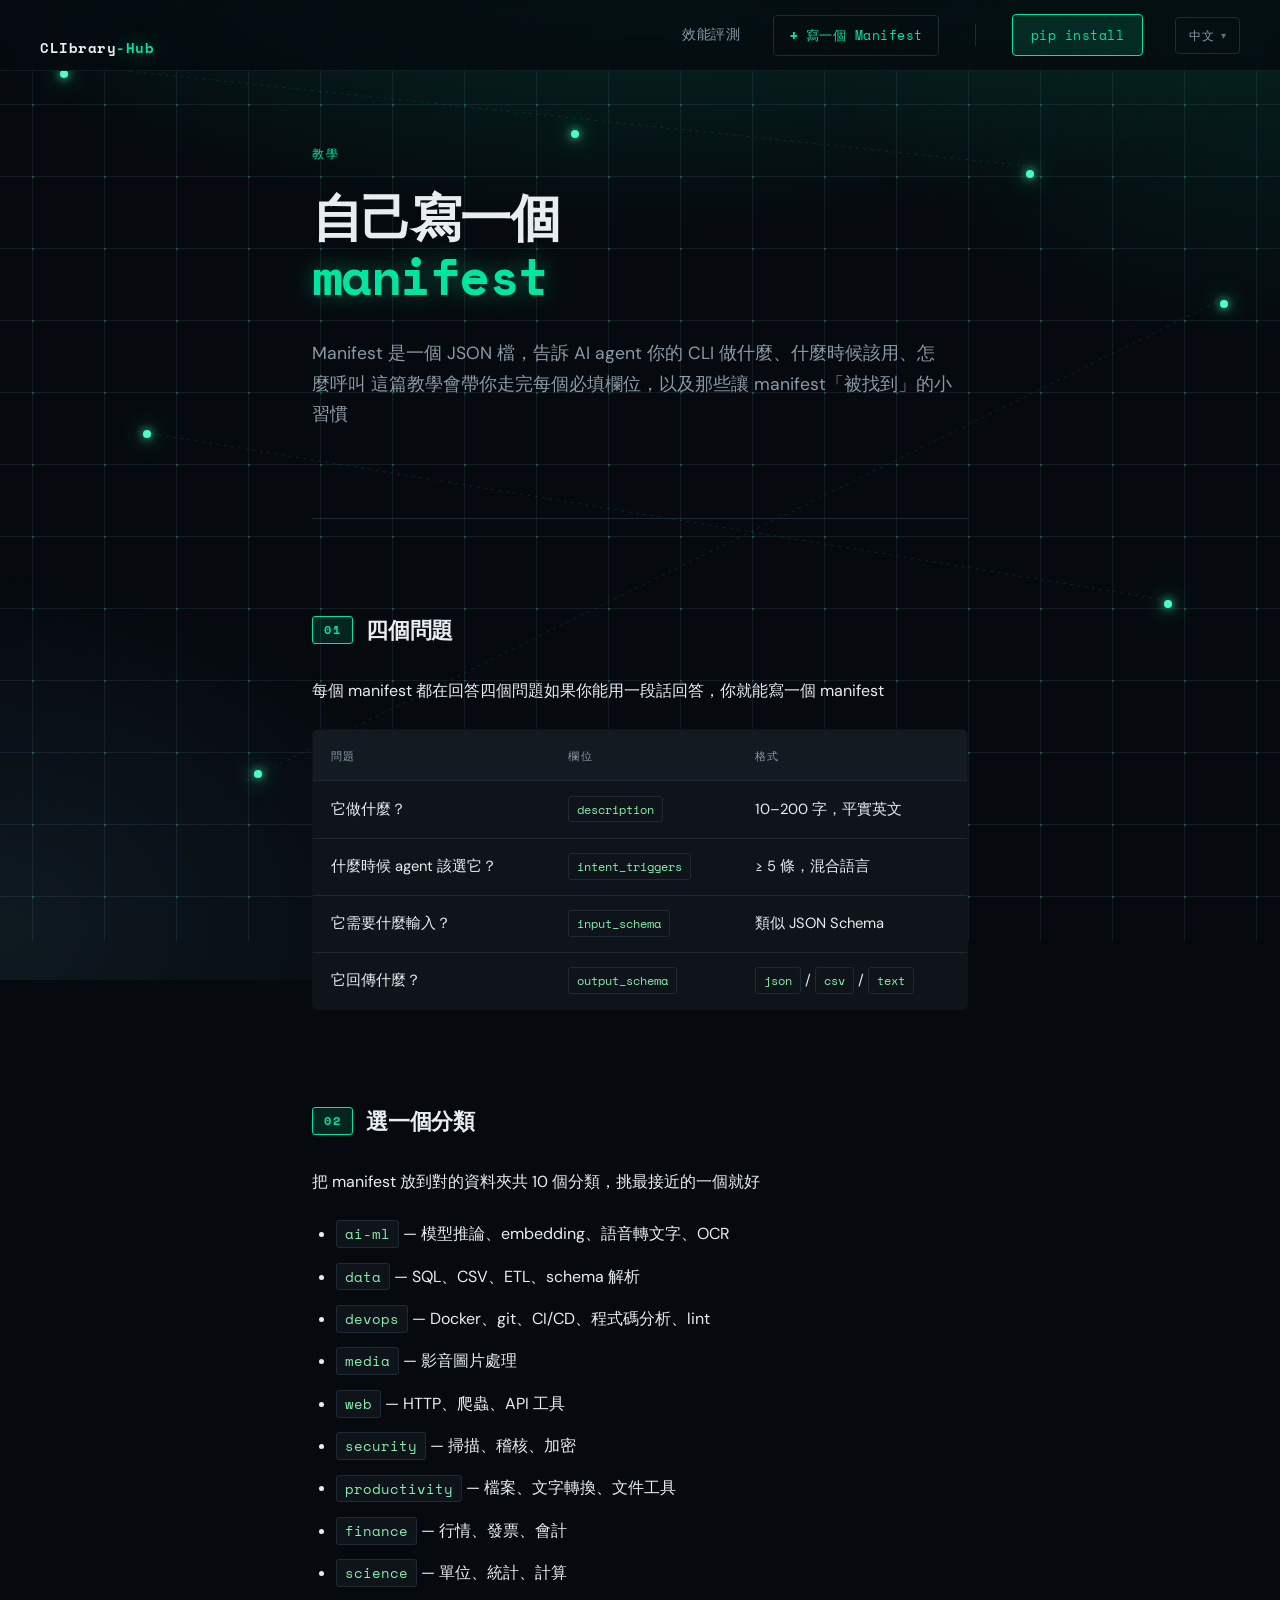
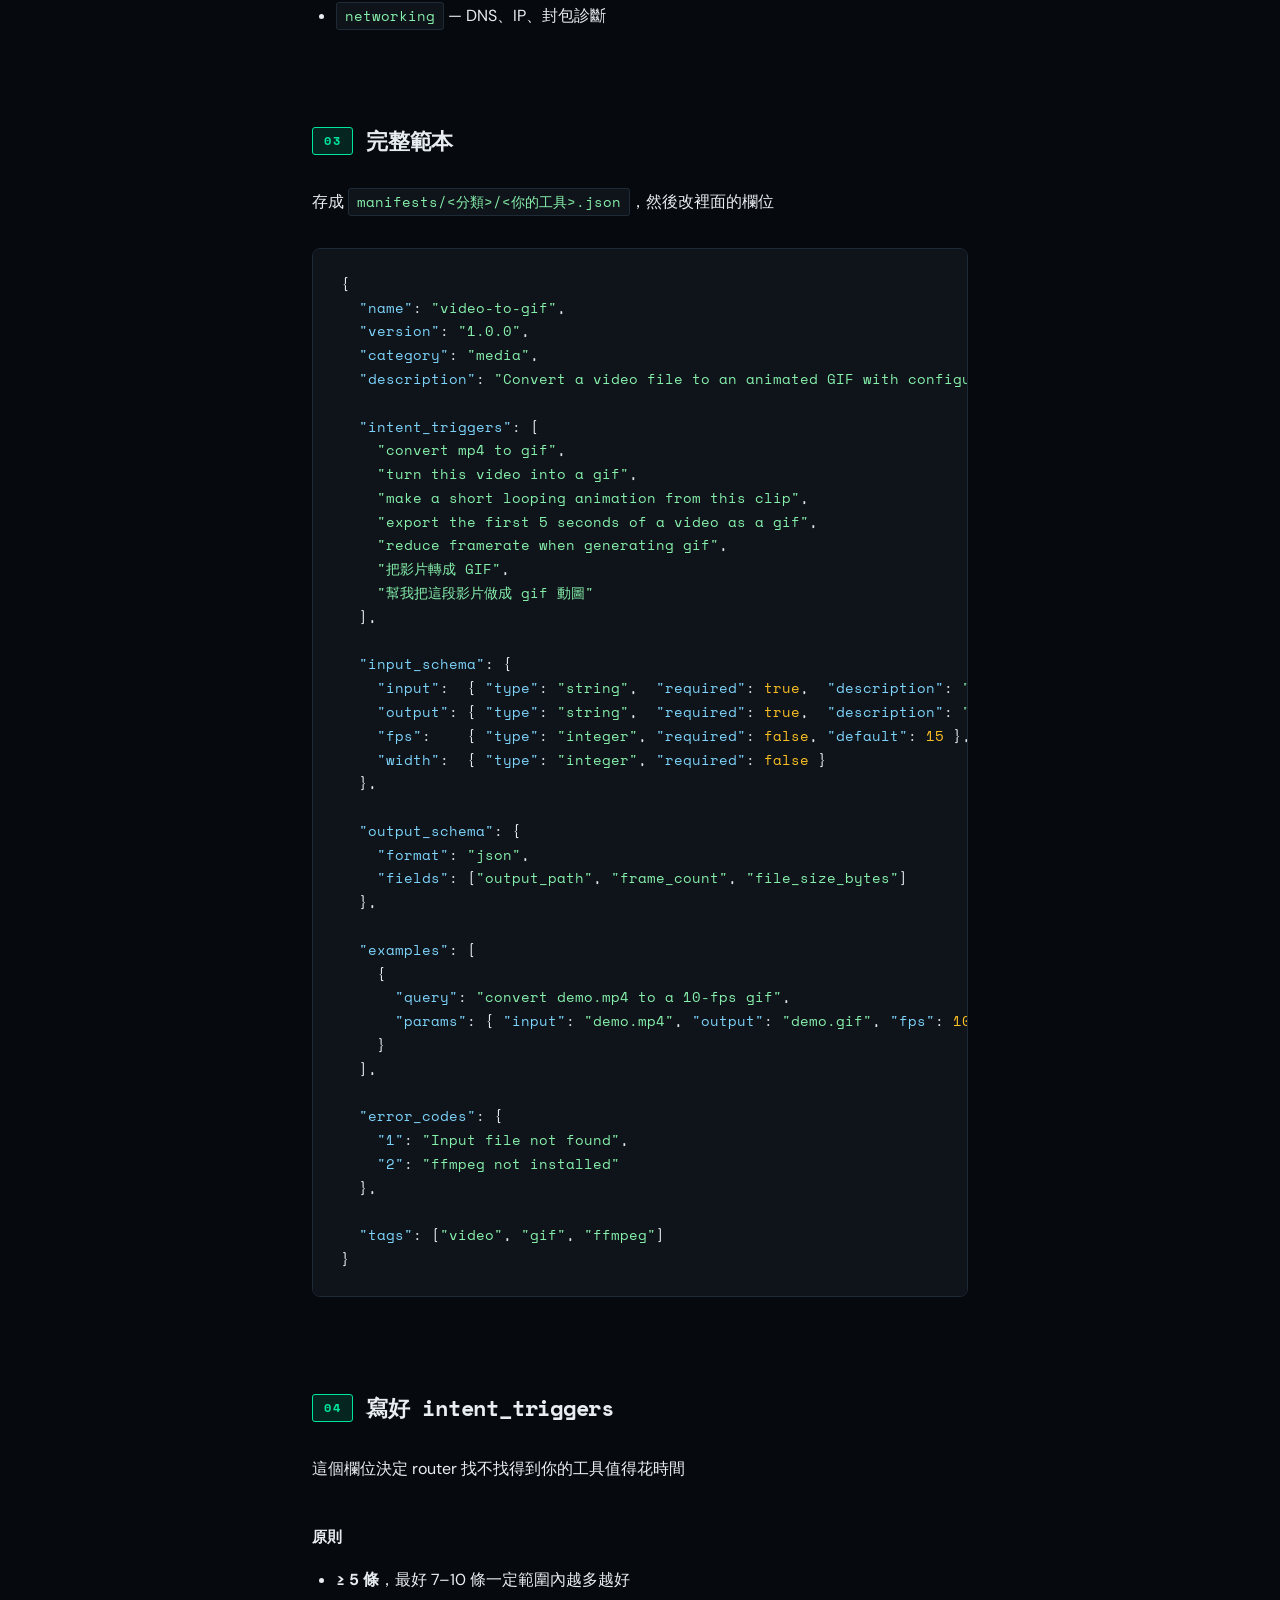
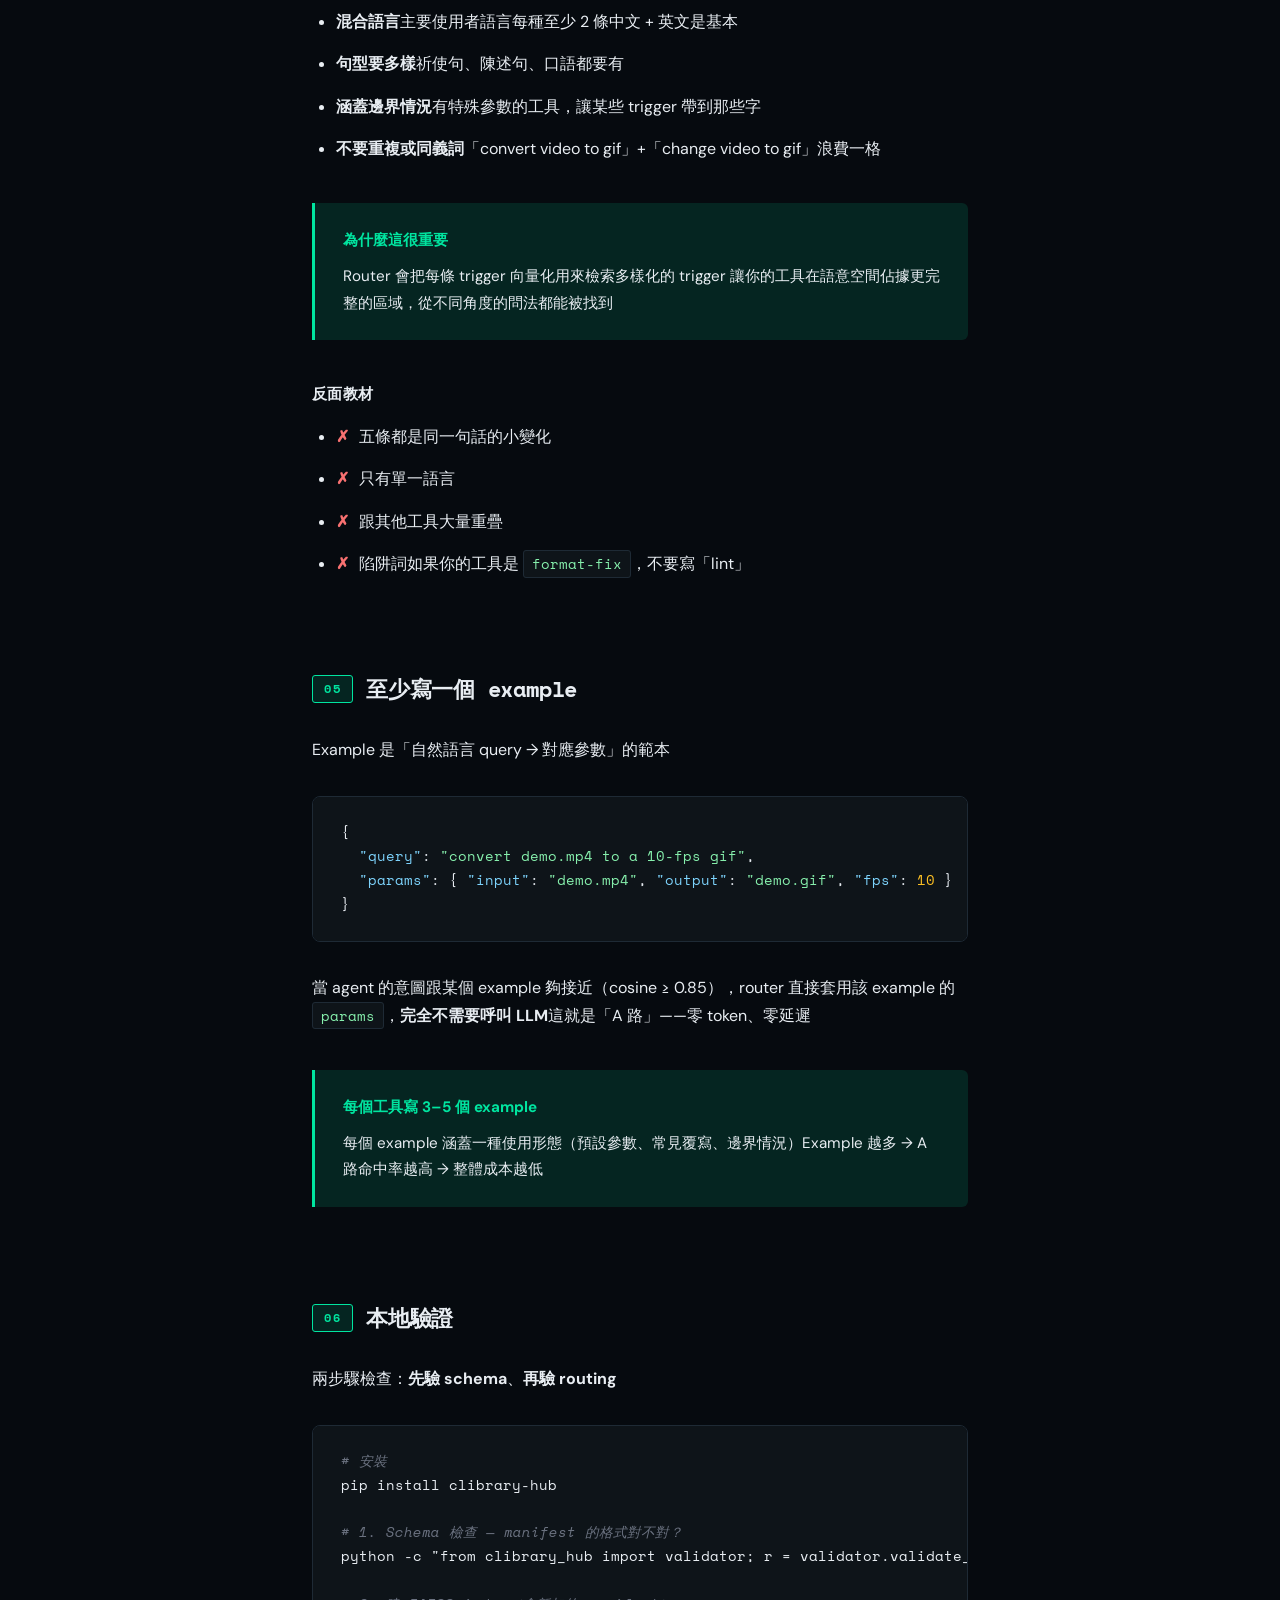
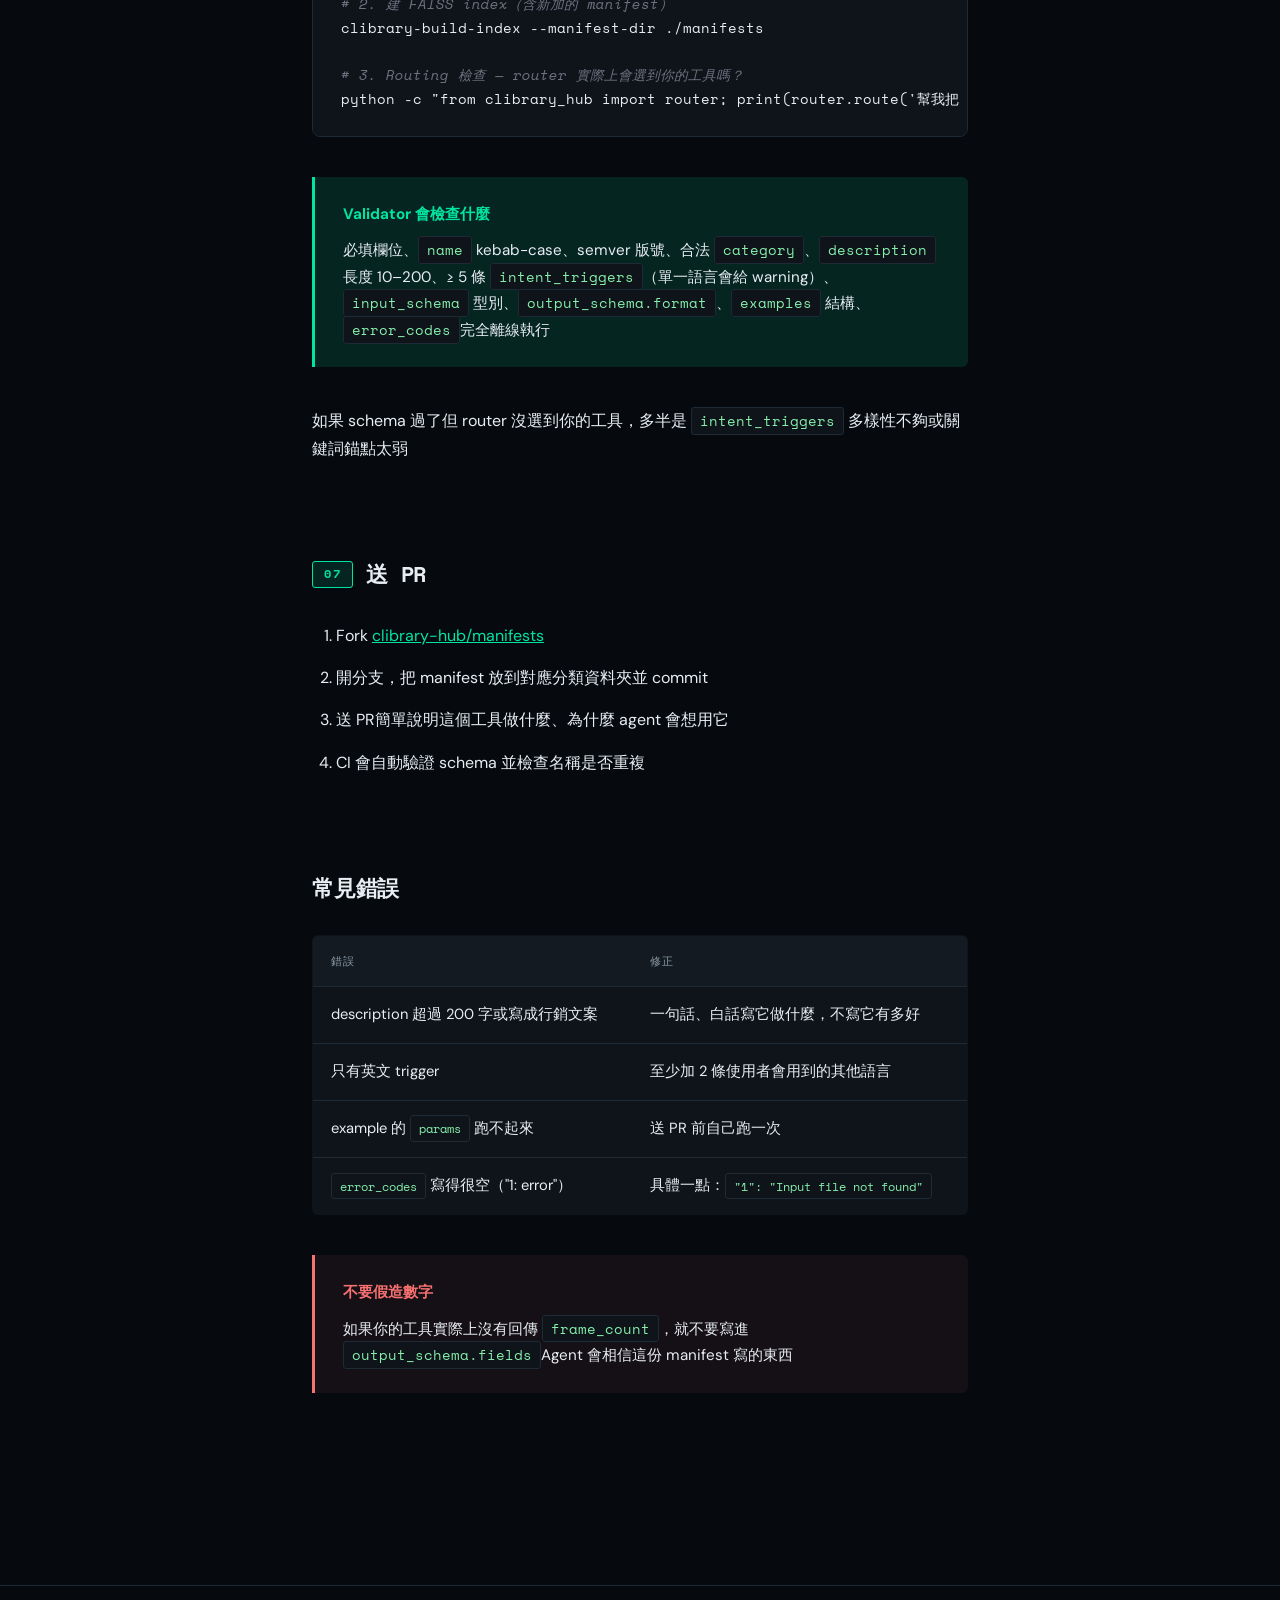
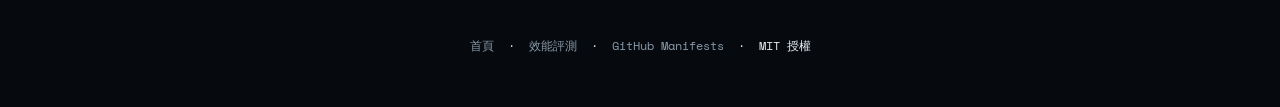
<file: zh/create.html>
<!DOCTYPE html>
<html lang="zh-Hant">
<head>
<meta charset="UTF-8">
<meta name="viewport" content="width=device-width, initial-scale=1.0">
<title>撰寫 Manifest — CLIbrary-Hub</title>
<meta name="description" content="一步一步教你寫 CLIbrary manifest.json，讓 AI agent 能找到並呼叫你的 CLI 工具">
<link rel="preconnect" href="https://fonts.googleapis.com">
<link href="https://fonts.googleapis.com/css2?family=Space+Mono:wght@400;700&family=DM+Sans:wght@300;400;500&display=swap" rel="stylesheet">
<link rel="stylesheet" href="/assets/style.css">
<script src="/assets/parallax.js" defer></script>
</head>
<body>

<svg class="bg-network" xmlns="http://www.w3.org/2000/svg" preserveAspectRatio="none" viewBox="0 0 1920 1080">
  <line class="conn"       x1="150"  y1="130" x2="1500" y2="240" />
  <line class="conn"       x1="270"  y1="520" x2="1690" y2="700" />
  <line class="conn"       x1="420"  y1="890" x2="1760" y2="380" />
  <line class="conn-pulse" x1="150"  y1="130" x2="270"  y2="520" />
  <line class="conn-pulse" x1="1500" y1="240" x2="1690" y2="700" />
</svg>

<div class="bg-nodes">
  <span class="node"></span><span class="node"></span><span class="node"></span><span class="node"></span>
  <span class="node"></span><span class="node"></span><span class="node"></span><span class="node"></span>
</div>

<nav>
  <div class="logo"><a href="/zh/">CLIbrary<span>-Hub</span></a></div>
  <div class="nav-links">
    <a href="/zh/benchmark.html">效能評測</a>
    <a href="/zh/create.html" class="nav-secondary lang-active">寫一個 Manifest</a>
    <span class="nav-divider"></span>
    <a href="https://pypi.org/project/clibrary-hub/" class="nav-cta">pip install</a>
    <div class="lang-switch" id="lang-switch">
      <button class="lang-trigger" onclick="toggleLang(event)">中文 <span class="caret">▾</span></button>
      <div class="lang-menu">
        <a href="/create.html">English</a>
        <a href="/zh/create.html" class="current">繁體中文</a>
      </div>
    </div>
  </div>
</nav>

<main>

  <div class="hero-block">
    <p class="section-label">教學</p>
    <h1>自己寫一個<br><span>manifest</span></h1>
    <p class="lead">
      Manifest 是一個 JSON 檔，告訴 AI agent 你的 CLI 做什麼、什麼時候該用、怎麼呼叫
      這篇教學會帶你走完每個必填欄位，以及那些讓 manifest「被找到」的小習慣
    </p>
  </div>

  <section class="step-section">
    <h2><span class="num">01</span>四個問題</h2>
    <p>每個 manifest 都在回答四個問題如果你能用一段話回答，你就能寫一個 manifest</p>

    <table>
      <thead>
        <tr><th>問題</th><th>欄位</th><th>格式</th></tr>
      </thead>
      <tbody>
        <tr><td>它做什麼？</td><td><code>description</code></td><td>10–200 字，平實英文</td></tr>
        <tr><td>什麼時候 agent 該選它？</td><td><code>intent_triggers</code></td><td>≥ 5 條，混合語言</td></tr>
        <tr><td>它需要什麼輸入？</td><td><code>input_schema</code></td><td>類似 JSON Schema</td></tr>
        <tr><td>它回傳什麼？</td><td><code>output_schema</code></td><td><code>json</code> / <code>csv</code> / <code>text</code></td></tr>
      </tbody>
    </table>
  </section>

  <section class="step-section">
    <h2><span class="num">02</span>選一個分類</h2>
    <p>把 manifest 放到對的資料夾共 10 個分類，挑最接近的一個就好</p>
    <ul>
      <li><code>ai-ml</code> — 模型推論、embedding、語音轉文字、OCR</li>
      <li><code>data</code> — SQL、CSV、ETL、schema 解析</li>
      <li><code>devops</code> — Docker、git、CI/CD、程式碼分析、lint</li>
      <li><code>media</code> — 影音圖片處理</li>
      <li><code>web</code> — HTTP、爬蟲、API 工具</li>
      <li><code>security</code> — 掃描、稽核、加密</li>
      <li><code>productivity</code> — 檔案、文字轉換、文件工具</li>
      <li><code>finance</code> — 行情、發票、會計</li>
      <li><code>science</code> — 單位、統計、計算</li>
      <li><code>networking</code> — DNS、IP、封包診斷</li>
    </ul>
  </section>

  <section class="step-section">
    <h2><span class="num">03</span>完整範本</h2>
    <p>存成 <code>manifests/&lt;分類&gt;/&lt;你的工具&gt;.json</code>，然後改裡面的欄位</p>

<pre><code>{
  <span class="k">"name"</span>: <span class="s">"video-to-gif"</span>,
  <span class="k">"version"</span>: <span class="s">"1.0.0"</span>,
  <span class="k">"category"</span>: <span class="s">"media"</span>,
  <span class="k">"description"</span>: <span class="s">"Convert a video file to an animated GIF with configurable framerate and resolution"</span>,

  <span class="k">"intent_triggers"</span>: [
    <span class="s">"convert mp4 to gif"</span>,
    <span class="s">"turn this video into a gif"</span>,
    <span class="s">"make a short looping animation from this clip"</span>,
    <span class="s">"export the first 5 seconds of a video as a gif"</span>,
    <span class="s">"reduce framerate when generating gif"</span>,
    <span class="s">"把影片轉成 GIF"</span>,
    <span class="s">"幫我把這段影片做成 gif 動圖"</span>
  ],

  <span class="k">"input_schema"</span>: {
    <span class="k">"input"</span>:  { <span class="k">"type"</span>: <span class="s">"string"</span>,  <span class="k">"required"</span>: <span class="n">true</span>,  <span class="k">"description"</span>: <span class="s">"來源影片檔的路徑"</span> },
    <span class="k">"output"</span>: { <span class="k">"type"</span>: <span class="s">"string"</span>,  <span class="k">"required"</span>: <span class="n">true</span>,  <span class="k">"description"</span>: <span class="s">"輸出 GIF 的路徑"</span> },
    <span class="k">"fps"</span>:    { <span class="k">"type"</span>: <span class="s">"integer"</span>, <span class="k">"required"</span>: <span class="n">false</span>, <span class="k">"default"</span>: <span class="n">15</span> },
    <span class="k">"width"</span>:  { <span class="k">"type"</span>: <span class="s">"integer"</span>, <span class="k">"required"</span>: <span class="n">false</span> }
  },

  <span class="k">"output_schema"</span>: {
    <span class="k">"format"</span>: <span class="s">"json"</span>,
    <span class="k">"fields"</span>: [<span class="s">"output_path"</span>, <span class="s">"frame_count"</span>, <span class="s">"file_size_bytes"</span>]
  },

  <span class="k">"examples"</span>: [
    {
      <span class="k">"query"</span>: <span class="s">"convert demo.mp4 to a 10-fps gif"</span>,
      <span class="k">"params"</span>: { <span class="k">"input"</span>: <span class="s">"demo.mp4"</span>, <span class="k">"output"</span>: <span class="s">"demo.gif"</span>, <span class="k">"fps"</span>: <span class="n">10</span> }
    }
  ],

  <span class="k">"error_codes"</span>: {
    <span class="k">"1"</span>: <span class="s">"Input file not found"</span>,
    <span class="k">"2"</span>: <span class="s">"ffmpeg not installed"</span>
  },

  <span class="k">"tags"</span>: [<span class="s">"video"</span>, <span class="s">"gif"</span>, <span class="s">"ffmpeg"</span>]
}</code></pre>
  </section>

  <section class="step-section">
    <h2><span class="num">04</span>寫好 intent_triggers</h2>
    <p>這個欄位決定 router 找不找得到你的工具值得花時間</p>

    <h3>原則</h3>
    <ul>
      <li><strong>≥ 5 條</strong>，最好 7–10 條一定範圍內越多越好</li>
      <li><strong>混合語言</strong>主要使用者語言每種至少 2 條中文 + 英文是基本</li>
      <li><strong>句型要多樣</strong>祈使句、陳述句、口語都要有</li>
      <li><strong>涵蓋邊界情況</strong>有特殊參數的工具，讓某些 trigger 帶到那些字</li>
      <li><strong>不要重複或同義詞</strong>「convert video to gif」+「change video to gif」浪費一格</li>
    </ul>

    <div class="callout">
      <strong>為什麼這很重要</strong>
      <p style="margin-top:0.6rem;">Router 會把每條 trigger 向量化用來檢索多樣化的 trigger 讓你的工具在語意空間佔據更完整的區域，從不同角度的問法都能被找到</p>
    </div>

    <h3>反面教材</h3>
    <ul>
      <li><span class="cross">✗</span> 五條都是同一句話的小變化</li>
      <li><span class="cross">✗</span> 只有單一語言</li>
      <li><span class="cross">✗</span> 跟其他工具大量重疊</li>
      <li><span class="cross">✗</span> 陷阱詞如果你的工具是 <code>format-fix</code>，不要寫「lint」</li>
    </ul>
  </section>

  <section class="step-section">
    <h2><span class="num">05</span>至少寫一個 example</h2>
    <p>Example 是「自然語言 query → 對應參數」的範本</p>

<pre><code>{
  <span class="k">"query"</span>: <span class="s">"convert demo.mp4 to a 10-fps gif"</span>,
  <span class="k">"params"</span>: { <span class="k">"input"</span>: <span class="s">"demo.mp4"</span>, <span class="k">"output"</span>: <span class="s">"demo.gif"</span>, <span class="k">"fps"</span>: <span class="n">10</span> }
}</code></pre>

    <p>
      當 agent 的意圖跟某個 example 夠接近（cosine ≥ 0.85），router 直接套用該 example 的
      <code>params</code>，<strong>完全不需要呼叫 LLM</strong>這就是「A 路」——零 token、零延遲
    </p>

    <div class="callout">
      <strong>每個工具寫 3–5 個 example</strong>
      <p style="margin-top:0.6rem;">每個 example 涵蓋一種使用形態（預設參數、常見覆寫、邊界情況）Example 越多 → A 路命中率越高 → 整體成本越低</p>
    </div>
  </section>

  <section class="step-section">
    <h2><span class="num">06</span>本地驗證</h2>

    <p>兩步驟檢查：<strong>先驗 schema</strong>、<strong>再驗 routing</strong></p>

<pre><code><span class="c"># 安裝</span>
pip install clibrary-hub

<span class="c"># 1. Schema 檢查 — manifest 的格式對不對？</span>
python -c "from clibrary_hub import validator; r = validator.validate_file('manifests/media/your-tool.json'); print(r); [print('  ERROR:', e) for e in r.errors]; [print('  WARN: ', w) for w in r.warnings]"

<span class="c"># 2. 建 FAISS index（含新加的 manifest）</span>
clibrary-build-index --manifest-dir ./manifests

<span class="c"># 3. Routing 檢查 — router 實際上會選到你的工具嗎？</span>
python -c "from clibrary_hub import router; print(router.route('幫我把 demo.mp4 做成 gif'))"</code></pre>

    <div class="callout">
      <strong>Validator 會檢查什麼</strong>
      <p style="margin-top:0.6rem;">必填欄位、<code>name</code> kebab-case、semver 版號、合法 <code>category</code>、<code>description</code> 長度 10–200、≥ 5 條 <code>intent_triggers</code>（單一語言會給 warning）、<code>input_schema</code> 型別、<code>output_schema.format</code>、<code>examples</code> 結構、<code>error_codes</code>完全離線執行</p>
    </div>

    <p>如果 schema 過了但 router 沒選到你的工具，多半是 <code>intent_triggers</code> 多樣性不夠或關鍵詞錨點太弱</p>
  </section>

  <section class="step-section">
    <h2><span class="num">07</span>送 PR</h2>
    <ol>
      <li>Fork <a href="https://github.com/clibrary-hub/manifests" style="color:var(--accent);">clibrary-hub/manifests</a></li>
      <li>開分支，把 manifest 放到對應分類資料夾並 commit</li>
      <li>送 PR簡單說明這個工具做什麼、為什麼 agent 會想用它</li>
      <li>CI 會自動驗證 schema 並檢查名稱是否重複</li>
    </ol>
  </section>

  <section class="step-section">
    <h2>常見錯誤</h2>
    <table>
      <thead><tr><th>錯誤</th><th>修正</th></tr></thead>
      <tbody>
        <tr><td>description 超過 200 字或寫成行銷文案</td><td>一句話、白話寫它做什麼，不寫它有多好</td></tr>
        <tr><td>只有英文 trigger</td><td>至少加 2 條使用者會用到的其他語言</td></tr>
        <tr><td>example 的 <code>params</code> 跑不起來</td><td>送 PR 前自己跑一次</td></tr>
        <tr><td><code>error_codes</code> 寫得很空（"1: error"）</td><td>具體一點：<code>"1": "Input file not found"</code></td></tr>
      </tbody>
    </table>

    <div class="warn">
      <strong>不要假造數字</strong>
      <p style="margin-top:0.6rem;">如果你的工具實際上沒有回傳 <code>frame_count</code>，就不要寫進 <code>output_schema.fields</code>Agent 會相信這份 manifest 寫的東西</p>
    </div>
  </section>

</main>

<footer>
  <p>
    <a href="/zh/">首頁</a>
    &nbsp;·&nbsp;
    <a href="/zh/benchmark.html">效能評測</a>
    &nbsp;·&nbsp;
    <a href="https://github.com/clibrary-hub/manifests">GitHub Manifests</a>
    &nbsp;·&nbsp;
    MIT 授權
  </p>
</footer>

<script>
  function toggleLang(e) {
    e.stopPropagation();
    document.getElementById('lang-switch').classList.toggle('open');
  }
  document.addEventListener('click', () => {
    document.getElementById('lang-switch').classList.remove('open');
  });
</script>

</body>
</html>
</file>
<file: assets/style.css>
/* CLIbrary-Hub — shared styles */

*, *::before, *::after { box-sizing: border-box; margin: 0; padding: 0; }

:root {
  --bg: #060a0f;
  --surface: #0e1419;
  --surface-2: #131a21;
  --border: #1e2a35;
  --accent: #00e5a0;
  --accent-bright: #4dffc8;
  --accent-dim: #00e5a020;
  --accent-soft: #00e5a008;
  --text: #e8edf2;
  --muted: #8a9aa8;
  --mono: 'Space Mono', monospace;
  --sans: 'DM Sans', sans-serif;
}

html { scroll-behavior: smooth; }

body {
  background: var(--bg);
  color: var(--text);
  font-family: var(--sans);
  font-size: 16px;
  line-height: 1.75;
  min-height: 100vh;
  position: relative;
  overflow-x: hidden;
}

/* ============================================================
   Agent-routing background — high-contrast tech feel
   ============================================================ */

/* Parallax tracking — JS updates these CSS vars on mousemove */
:root {
  --mx: 0px;     /* mouse offset from center, X */
  --my: 0px;     /* mouse offset from center, Y */
}

/* Layer 1: subtle grid + dim dots at intersections — visible everywhere
   on the page but never strong enough to compete with text */
body::before {
  content: '';
  position: fixed;
  inset: -40px;
  background:
    radial-gradient(circle at 0 0,
      rgba(0, 229, 160, 0.30) 1.6px,
      rgba(0, 229, 160, 0.06) 2.4px,
      transparent 4px),
    linear-gradient(rgba(40, 55, 70, 0.40) 1px, transparent 1px),
    linear-gradient(90deg, rgba(40, 55, 70, 0.40) 1px, transparent 1px);
  background-size:
    72px 72px,
    72px 72px,
    72px 72px;
  background-position: 0 0;
  pointer-events: none;
  z-index: 0;
  transform: translate3d(calc(var(--mx) * 0.5), calc(var(--my) * 0.5), 0);
  transition: transform 0.6s cubic-bezier(0.2, 0.8, 0.2, 1);
  will-change: transform;
}

/* Layer 2: dramatic accent glows — moves opposite for depth */
body::after {
  content: '';
  position: fixed;
  inset: -80px;
  background:
    /* huge top center green glow */
    radial-gradient(ellipse 1400px 700px at 50% -10%,
      rgba(0, 229, 160, 0.22), transparent 60%),
    /* upper right corner glow */
    radial-gradient(ellipse 700px 500px at 95% 10%,
      rgba(0, 229, 160, 0.10), transparent 65%),
    /* bottom left cool glow */
    radial-gradient(ellipse 800px 600px at 5% 95%,
      rgba(125, 211, 252, 0.08), transparent 60%);
  pointer-events: none;
  z-index: 0;
  transform: translate3d(calc(var(--mx) * -0.25), calc(var(--my) * -0.25), 0);
  transition: transform 0.8s cubic-bezier(0.2, 0.8, 0.2, 1);
  will-change: transform;
}

/* SVG network overlay — animated routing lines + active nodes */
.bg-network {
  position: fixed;
  inset: -60px;
  pointer-events: none;
  z-index: 0;
  width: calc(100% + 120px);
  height: calc(100% + 120px);
  transform: translate3d(calc(var(--mx) * 0.8), calc(var(--my) * 0.8), 0);
  transition: transform 0.5s cubic-bezier(0.2, 0.8, 0.2, 1);
  will-change: transform;
}

/* Active "routing" nodes — bigger, brighter, parallax */
.bg-nodes {
  position: fixed;
  inset: -50px;
  pointer-events: none;
  z-index: 0;
  width: calc(100% + 100px);
  height: calc(100% + 100px);
  transform: translate3d(calc(var(--mx) * 1.2), calc(var(--my) * 1.2), 0);
  transition: transform 0.4s cubic-bezier(0.2, 0.8, 0.2, 1);
  will-change: transform;
}
.bg-nodes .node {
  position: absolute;
  width: 8px;
  height: 8px;
  background: var(--accent-bright);
  border-radius: 50%;
  box-shadow:
    0 0 10px var(--accent-bright),
    0 0 25px var(--accent),
    0 0 50px rgba(0, 229, 160, 0.4),
    0 0 80px rgba(0, 229, 160, 0.15);
  animation: nodePulse 4.5s ease-in-out infinite;
}
.bg-nodes .node::before {
  content: '';
  position: absolute;
  inset: -8px;
  border: 1px solid var(--accent);
  border-radius: 50%;
  opacity: 0;
  animation: nodeRing 4.5s ease-out infinite;
}
.bg-nodes .node:nth-child(1) { top: 12%; left: 8%;  animation-delay: 0s; }
.bg-nodes .node:nth-child(1)::before { animation-delay: 0s; }
.bg-nodes .node:nth-child(2) { top: 22%; left: 78%; animation-delay: 0.9s; }
.bg-nodes .node:nth-child(2)::before { animation-delay: 0.9s; }
.bg-nodes .node:nth-child(3) { top: 48%; left: 14%; animation-delay: 1.8s; }
.bg-nodes .node:nth-child(3)::before { animation-delay: 1.8s; }
.bg-nodes .node:nth-child(4) { top: 65%; left: 88%; animation-delay: 2.7s; }
.bg-nodes .node:nth-child(4)::before { animation-delay: 2.7s; }
.bg-nodes .node:nth-child(5) { top: 82%; left: 22%; animation-delay: 3.6s; }
.bg-nodes .node:nth-child(5)::before { animation-delay: 3.6s; }
.bg-nodes .node:nth-child(6) { top: 35%; left: 92%; animation-delay: 0.3s; }
.bg-nodes .node:nth-child(6)::before { animation-delay: 0.3s; }
.bg-nodes .node:nth-child(7) { top: 90%; left: 60%; animation-delay: 1.4s; }
.bg-nodes .node:nth-child(7)::before { animation-delay: 1.4s; }
.bg-nodes .node:nth-child(8) { top: 18%; left: 45%; animation-delay: 2.2s; }
.bg-nodes .node:nth-child(8)::before { animation-delay: 2.2s; }

@keyframes nodePulse {
  0%, 100% { opacity: 0.6; transform: scale(0.85); }
  50%      { opacity: 1;   transform: scale(1.4); }
}
@keyframes nodeRing {
  0%   { opacity: 0.7; transform: scale(0.5); }
  100% { opacity: 0;   transform: scale(3.5); }
}

/* SVG connecting lines pulse */
.bg-network .conn {
  stroke: var(--accent);
  stroke-width: 1;
  fill: none;
  opacity: 0.18;
  stroke-dasharray: 4 6;
  animation: dashFlow 8s linear infinite;
}
.bg-network .conn-pulse {
  stroke: var(--accent-bright);
  stroke-width: 1.5;
  fill: none;
  opacity: 0;
  animation: connPulse 5s ease-in-out infinite;
}
.bg-network .conn-pulse:nth-child(odd)  { animation-delay: 0s; }
.bg-network .conn-pulse:nth-child(even) { animation-delay: 2.5s; }

@keyframes dashFlow {
  to { stroke-dashoffset: -100; }
}
@keyframes connPulse {
  0%, 100% { opacity: 0; }
  20%      { opacity: 0.7; }
  40%      { opacity: 0.2; }
  60%      { opacity: 0; }
}

/* ============================================================
   Nav — minimal, logo-led
   ============================================================ */
nav {
  position: fixed;
  top: 0; left: 0; right: 0;
  z-index: 100;
  display: flex;
  align-items: center;
  justify-content: space-between;
  padding: 0.7rem 2.5rem;
  background: rgba(6, 10, 15, 0.78);
  backdrop-filter: blur(20px) saturate(160%);
  -webkit-backdrop-filter: blur(20px) saturate(160%);
  border-bottom: 1px solid rgba(30, 42, 53, 0.55);
}

.logo {
  font-family: var(--mono);
  font-size: 3rem;
  font-weight: 700;
  color: var(--text);
  letter-spacing: -0.04em;
  line-height: 1;
}
.logo a {
  color: inherit;
  text-decoration: none;
  transition: opacity 0.2s;
}
.logo a:hover { opacity: 0.85; }
.logo span {
  color: var(--accent);
  text-shadow: 0 0 20px rgba(0, 229, 160, 0.65);
}

.nav-links {
  display: flex;
  gap: 2rem;
  align-items: center;
}

nav a {
  font-family: var(--mono);
  font-size: 0.85rem;
  color: var(--muted);
  text-decoration: none;
  letter-spacing: 0.04em;
  transition: color 0.2s;
}
nav a:hover { color: var(--accent); }

.nav-divider {
  width: 1px;
  height: 22px;
  background: var(--border);
  margin: 0 0.25rem;
}

.nav-cta {
  background: var(--accent-dim);
  border: 1px solid var(--accent);
  color: var(--accent) !important;
  padding: 0.55rem 1.1rem;
  border-radius: 4px;
  font-size: 0.82rem;
}
.nav-cta:hover {
  background: rgba(0, 229, 160, 0.12);
  box-shadow: 0 0 18px rgba(0, 229, 160, 0.18);
}

/* Secondary CTA — used for 'Write a Manifest' to elevate it
   above the plain Benchmark link without competing with the
   primary pip install button */
.nav-secondary {
  display: inline-flex;
  align-items: center;
  gap: 0.4rem;
  border: 1px solid var(--border);
  padding: 0.5rem 0.95rem;
  border-radius: 4px;
  color: var(--text) !important;
  font-size: 0.82rem;
  transition: all 0.2s;
}
.nav-secondary::before {
  content: '+';
  color: var(--accent);
  font-weight: 700;
  font-size: 1rem;
  line-height: 1;
}
.nav-secondary:hover {
  border-color: var(--accent);
  color: var(--accent) !important;
  background: var(--accent-dim);
}

.lang-active { color: var(--accent) !important; }

@media (max-width: 720px) {
  nav {
    padding: 0.5rem 1rem;
    flex-wrap: wrap;
    gap: 0.5rem 0.75rem;
    justify-content: flex-start;
  }
  .logo { font-size: 1.5rem; flex: 0 0 auto; }
  .nav-links {
    flex: 1 1 100%;
    gap: 0.6rem 0.85rem;
    flex-wrap: wrap;
    justify-content: flex-start;
  }
  .nav-divider { display: none; }
  nav a { font-size: 0.78rem; }
  .nav-cta { padding: 0.4rem 0.85rem; }
  .lang-trigger { padding: 0.35rem 0.65rem; }
}

/* Language dropdown */
.lang-switch {
  position: relative;
  display: inline-block;
}
.lang-trigger {
  background: transparent;
  border: 1px solid var(--border);
  color: var(--muted);
  font-family: var(--mono);
  font-size: 0.78rem;
  padding: 0.5rem 0.8rem;
  cursor: pointer;
  border-radius: 4px;
  letter-spacing: 0.05em;
  display: inline-flex;
  align-items: center;
  gap: 0.4rem;
  transition: all 0.15s;
}
.lang-trigger:hover {
  border-color: var(--accent);
  color: var(--accent);
}
.lang-trigger .caret {
  font-size: 0.6rem;
  opacity: 0.7;
  transition: transform 0.15s;
}
.lang-switch.open .lang-trigger .caret { transform: rotate(180deg); }
.lang-menu {
  position: absolute;
  top: calc(100% + 0.4rem);
  right: 0;
  min-width: 160px;
  background: var(--surface);
  border: 1px solid var(--border);
  border-radius: 6px;
  overflow: hidden;
  box-shadow: 0 8px 28px rgba(0, 0, 0, 0.6);
  opacity: 0;
  pointer-events: none;
  transform: translateY(-4px);
  transition: opacity 0.18s, transform 0.18s;
}
.lang-switch.open .lang-menu {
  opacity: 1;
  pointer-events: auto;
  transform: translateY(0);
}
.lang-menu a {
  display: block;
  padding: 0.7rem 1rem;
  color: var(--muted);
  font-size: 0.82rem;
  transition: all 0.15s;
  border-bottom: 1px solid var(--border);
}
.lang-menu a:last-child { border-bottom: none; }
.lang-menu a:hover {
  background: var(--accent-dim);
  color: var(--accent);
}
.lang-menu a.current {
  color: var(--accent);
  background: var(--accent-soft);
}

/* ============================================================
   Layout
   ============================================================ */
main {
  position: relative;
  z-index: 1;
  max-width: 720px;
  margin: 0 auto;
  padding: 9rem 2rem 6rem;
}
main.wide { max-width: 1100px; }

.hero-block {
  margin-bottom: 6rem;
  padding-bottom: 4rem;
  border-bottom: 1px solid var(--border);
}

.section-label {
  font-family: var(--mono);
  font-size: 0.72rem;
  color: var(--accent);
  letter-spacing: 0.18em;
  margin-bottom: 1.5rem;
  text-transform: uppercase;
}

/* ============================================================
   Typography
   ============================================================ */
h1 {
  font-family: var(--mono);
  font-size: clamp(2.2rem, 5vw, 3.2rem);
  font-weight: 700;
  line-height: 1.15;
  letter-spacing: -0.03em;
  margin-bottom: 2rem;
}
h1 span { color: var(--accent); text-shadow: 0 0 24px rgba(0, 229, 160, 0.4); }

.lead {
  color: var(--muted);
  font-size: 1.1rem;
  line-height: 1.75;
  max-width: 640px;
}

.step-section { margin-bottom: 6rem; }

h2 {
  font-family: var(--mono);
  font-size: 1.35rem;
  margin-bottom: 2rem;
  letter-spacing: -0.01em;
  line-height: 1.4;
  display: flex;
  flex-wrap: wrap;
  align-items: center;
  gap: 0.8rem;
}
h2 .num {
  font-size: 0.72rem;
  color: var(--accent);
  background: var(--accent-dim);
  border: 1px solid var(--accent);
  padding: 0.3rem 0.7rem;
  border-radius: 3px;
  letter-spacing: 0.12em;
  font-weight: 700;
}

h3 {
  font-family: var(--mono);
  font-size: 0.95rem;
  margin-top: 2.5rem;
  margin-bottom: 1rem;
  color: var(--text);
  letter-spacing: 0.02em;
}

p { margin-bottom: 1.5rem; color: var(--text); }

ul, ol { margin: 1rem 0 2rem 1.5rem; color: var(--text); }
ul li, ol li { margin-bottom: 0.9rem; line-height: 1.75; }

/* ============================================================
   Code
   ============================================================ */
pre {
  background: var(--surface);
  border: 1px solid var(--border);
  border-radius: 8px;
  padding: 1.5rem 1.75rem;
  margin: 2rem 0;
  overflow-x: auto;
  font-family: var(--mono);
  font-size: 0.84rem;
  line-height: 1.75;
}
pre code { background: none; border: none; padding: 0; color: var(--text); }
.k { color: #7dd3fc; }
.s { color: #86efac; }
.c { color: #6b7280; font-style: italic; }
.n { color: #fbbf24; }

code {
  font-family: var(--mono);
  font-size: 0.85rem;
  background: var(--surface);
  padding: 0.18rem 0.5rem;
  border-radius: 3px;
  border: 1px solid var(--border);
  color: #86efac;
}

/* ============================================================
   Tables
   ============================================================ */
table {
  width: 100%;
  border-collapse: collapse;
  font-size: 0.92rem;
  margin: 1.5rem 0 2.5rem;
  background: var(--surface);
  border: 1px solid var(--border);
  border-radius: 6px;
  overflow: hidden;
}
th, td { padding: 0.95rem 1.1rem; text-align: left; border-bottom: 1px solid var(--border); }
tr:last-child td { border-bottom: none; }
th {
  color: var(--muted);
  font-weight: normal;
  font-size: 0.7rem;
  letter-spacing: 0.12em;
  text-transform: uppercase;
  background: var(--surface-2);
  font-family: var(--mono);
}
td code { font-size: 0.78rem; }
td.num { color: var(--accent); text-align: right; font-family: var(--mono); }
td.muted { color: var(--muted); text-align: right; font-family: var(--mono); }
td.muted-l { color: var(--muted); }
tr.highlight td.num { color: var(--accent); font-weight: bold; }

/* ============================================================
   Callouts
   ============================================================ */
.callout {
  background: var(--accent-dim);
  border-left: 3px solid var(--accent);
  padding: 1.5rem 1.75rem;
  margin: 2.5rem 0;
  border-radius: 0 6px 6px 0;
  font-size: 0.95rem;
  line-height: 1.75;
}
.callout strong { color: var(--accent); }
.callout p:last-child { margin-bottom: 0; }

.warn {
  background: rgba(248, 113, 113, 0.06);
  border-left: 3px solid #f87171;
  padding: 1.5rem 1.75rem;
  margin: 2.5rem 0;
  border-radius: 0 6px 6px 0;
  font-size: 0.95rem;
  line-height: 1.75;
}
.warn strong { color: #f87171; }
.warn p:last-child { margin-bottom: 0; }

.check { color: var(--accent); font-weight: bold; margin-right: 0.4rem; }
.cross { color: #f87171; font-weight: bold; margin-right: 0.4rem; }

/* ============================================================
   Hero
   ============================================================ */
.hero {
  position: relative;
  z-index: 1;
  min-height: 100vh;
  display: flex;
  flex-direction: column;
  align-items: center;
  justify-content: center;
  text-align: center;
  padding: 9rem 2rem 5rem;
}

.badge {
  display: inline-flex;
  align-items: center;
  gap: 0.5rem;
  font-family: var(--mono);
  font-size: 0.72rem;
  color: var(--accent);
  border: 1px solid var(--accent);
  background: var(--accent-dim);
  padding: 0.4rem 0.9rem;
  border-radius: 2px;
  margin-bottom: 2.5rem;
  letter-spacing: 0.1em;
  opacity: 0;
  animation: fadeUp 0.6s 0.2s forwards;
  box-shadow: 0 0 24px rgba(0, 229, 160, 0.15);
}
.badge::before {
  content: '';
  width: 6px;
  height: 6px;
  background: var(--accent);
  border-radius: 50%;
  animation: pulse 2s infinite;
  box-shadow: 0 0 12px var(--accent);
}
@keyframes pulse {
  0%, 100% { opacity: 1; }
  50% { opacity: 0.3; }
}

.hero h1 {
  font-size: clamp(2.5rem, 6vw, 4.5rem);
  text-align: center;
  margin-bottom: 2rem;
  opacity: 0;
  animation: fadeUp 0.6s 0.4s forwards;
}

.hero-sub {
  font-size: clamp(1rem, 2vw, 1.2rem);
  color: var(--muted);
  max-width: 620px;
  font-weight: 300;
  margin-bottom: 3.5rem;
  text-align: center;
  opacity: 0;
  animation: fadeUp 0.6s 0.6s forwards;
}

.stats-row {
  display: flex;
  gap: 3rem;
  justify-content: center;
  margin-bottom: 3.5rem;
  flex-wrap: wrap;
  opacity: 0;
  animation: fadeUp 0.6s 0.7s forwards;
}
.stat { text-align: center; }
.stat-num {
  font-family: var(--mono);
  font-size: 1.8rem;
  font-weight: 700;
  color: var(--accent);
  display: block;
  text-shadow: 0 0 28px rgba(0, 229, 160, 0.5);
}
.stat-label {
  font-size: 0.78rem;
  color: var(--muted);
  letter-spacing: 0.08em;
  margin-top: 0.3rem;
  display: block;
}

.install-box {
  opacity: 0;
  animation: fadeUp 0.6s 0.8s forwards;
  width: 100%;
  max-width: 520px;
}
.install-cmd {
  background: var(--surface);
  border: 1px solid var(--border);
  border-radius: 4px;
  font-family: var(--mono);
  font-size: 0.95rem;
  padding: 1rem 1.25rem;
  color: var(--text);
  display: flex;
  align-items: center;
  justify-content: space-between;
  gap: 1rem;
  transition: border-color 0.2s, box-shadow 0.2s;
}
.install-cmd:hover {
  border-color: var(--accent);
  box-shadow: 0 0 32px rgba(0, 229, 160, 0.18);
}
.install-cmd .prompt { color: var(--accent); user-select: none; }
.install-cmd .cmd { flex: 1; text-align: left; }
.copy-btn {
  background: transparent;
  border: 1px solid var(--border);
  color: var(--muted);
  font-family: var(--mono);
  font-size: 0.7rem;
  padding: 0.35rem 0.7rem;
  border-radius: 3px;
  cursor: pointer;
  letter-spacing: 0.05em;
  transition: all 0.2s;
}
.copy-btn:hover { border-color: var(--accent); color: var(--accent); }
.install-note {
  font-size: 0.78rem;
  color: var(--muted);
  margin-top: 1rem;
  text-align: center;
  font-family: var(--mono);
}
.install-note a { color: var(--accent); text-decoration: none; }
.install-note a:hover { text-decoration: underline; }

@keyframes fadeUp {
  from { opacity: 0; transform: translateY(20px); }
  to { opacity: 1; transform: translateY(0); }
}

/* ============================================================
   Animated terminal session (homepage)
   ============================================================ */
.flow-wrap {
  position: relative;
  z-index: 1;
  max-width: 1240px;
  margin: 0 auto 6rem;
  padding: 4rem 2rem 2rem;
}
.flow-wrap .section-label { text-align: center; }
.flow-wrap h2 {
  font-family: var(--mono);
  font-size: clamp(1.4rem, 2.5vw, 1.8rem);
  text-align: center;
  margin-bottom: 0.6rem;
  letter-spacing: -0.01em;
}
.flow-wrap h2 span { color: var(--accent); }
.flow-wrap .section-sub {
  text-align: center;
  margin: 0 auto 2.5rem;
  color: var(--muted);
  max-width: 560px;
  font-size: 0.95rem;
}

.term-window {
  background: #0a0e13;            /* solid, darker than surface for contrast */
  border: 1px solid var(--border);
  border-radius: 10px;
  overflow: hidden;
  font-family: var(--mono);
  font-size: 0.92rem;
  position: relative;
  z-index: 2;                     /* sits clearly above bg grid + nodes */
  isolation: isolate;             /* new stacking context — no leakage */
  box-shadow: 0 24px 60px rgba(0, 0, 0, 0.65);
}
.term-bar {
  background: #141c24;
  padding: 0.7rem 1rem;
  display: flex;
  align-items: center;
  gap: 0.5rem;
  border-bottom: 1px solid var(--border);
  position: relative;
  z-index: 1;
}
.term-title {
  font-size: 0.72rem;
  color: var(--muted);
  margin-left: auto;
  margin-right: auto;
  letter-spacing: 0.05em;
}

.term-pane {
  padding: 1.2rem 1.3rem;
  overflow-y: auto;
  line-height: 1.65;
  color: var(--text);
  font-size: 0.85rem;
  background: #0a0e13;            /* explicit solid background */
  position: relative;
  z-index: 1;
  scrollbar-width: thin;
  scrollbar-color: var(--border) transparent;
}
.term-pane::-webkit-scrollbar { width: 6px; }
.term-pane::-webkit-scrollbar-thumb { background: var(--border); border-radius: 3px; }
.term-pane.h-input  { height: 200px; }
.term-pane.h-output { height: 280px; }
.term-pane.agent    { height: 500px; }

.term-window + .term-window { margin-top: 0.85rem; }

/* ── Chat-style lines (agent column) ─────────────────────────── */
.t-chat-label {
  display: inline-block;
  font-size: 0.7rem;
  letter-spacing: 0.1em;
  padding: 0.15rem 0.5rem;
  border-radius: 3px;
  margin-right: 0.6rem;
  font-weight: 700;
  vertical-align: 1px;
  text-transform: uppercase;
}
.t-chat-label.t-chat-user {
  color: var(--accent);
  background: var(--accent-dim);
  border: 1px solid var(--accent);
}
.t-chat-label.t-chat-agent {
  color: #7dd3fc;
  background: rgba(125, 211, 252, 0.08);
  border: 1px solid #7dd3fc;
}
.t-chat-text { color: var(--text); }

/* ── Status / spinner / progress ─────────────────────────────── */
.t-status      { color: #7dd3fc; }
.t-status-dim  { color: var(--muted); font-style: italic; }
.t-spinner     { color: var(--accent); display: inline-block; width: 1ch; }

.t-progress {
  display: inline-block;
  width: 240px;
  height: 10px;
  background: var(--surface-2);
  border: 1px solid var(--border);
  border-radius: 4px;
  overflow: hidden;
  vertical-align: middle;
  margin-right: 0.6rem;
}
.t-progress-fill {
  display: block;
  height: 100%;
  background: linear-gradient(90deg, var(--accent), #4dffc8);
  transition: width 0.08s linear;
  box-shadow: 0 0 12px rgba(0, 229, 160, 0.5);
}
.t-progress-pct { color: var(--accent); font-size: 0.78rem; }

/* ── Tool option list ────────────────────────────────────────── */
.t-tool {
  display: flex;
  align-items: center;
  gap: 0.7rem;
  padding: 0.4rem 0.8rem;
  margin: 0.25rem 0 0.25rem 1.2rem;
  border: 1px solid var(--border);
  border-radius: 4px;
  background: var(--surface-2);
  transition: all 0.3s;
  font-size: 0.83rem;
}
.t-tool.picked {
  border-color: var(--accent);
  background: var(--accent-dim);
  box-shadow: 0 0 18px rgba(0, 229, 160, 0.2);
}
.t-tool-num {
  font-weight: 700;
  color: var(--accent);
  font-size: 1rem;
}
.t-tool-name { color: var(--text); font-weight: 700; }
.t-tool-desc { color: var(--muted); }

/* ── Side-by-side feature rows ──────────────────────────────── */
.feature-row {
  display: grid;
  grid-template-columns: 1fr 1.15fr;
  gap: 4rem;
  align-items: center;
  max-width: 1240px;
  margin: 0 auto;
  padding: 5rem 2rem;
  position: relative;
  z-index: 2;
}
.feature-row.reverse {
  grid-template-columns: 1.15fr 1fr;
}
.feature-row.reverse .feature-text { order: 2; }
.feature-row.reverse .feature-demo { order: 1; }

@media (max-width: 920px) {
  .feature-row,
  .feature-row.reverse {
    grid-template-columns: 1fr;
    gap: 2.5rem;
    padding: 3.5rem 1.25rem;
  }
  .feature-row.reverse .feature-text { order: 1; }
  .feature-row.reverse .feature-demo { order: 2; }
}

.feature-tag {
  font-family: var(--mono);
  font-size: 0.72rem;
  letter-spacing: 0.18em;
  color: var(--accent);
  margin-bottom: 1.2rem;
  text-transform: uppercase;
  display: flex;
  align-items: center;
  gap: 0.5rem;
}
.feature-tag::before {
  content: '';
  width: 8px;
  height: 8px;
  background: var(--accent);
  border-radius: 50%;
  box-shadow: 0 0 12px var(--accent);
}
.feature-row.agent-side .feature-tag { color: #7dd3fc; }
.feature-row.agent-side .feature-tag::before {
  background: #7dd3fc;
  box-shadow: 0 0 12px #7dd3fc;
}

.feature-row h2 {
  font-family: var(--sans);
  font-size: clamp(1.6rem, 3vw, 2.3rem);
  font-weight: 500;
  line-height: 1.2;
  margin-bottom: 1.4rem;
  letter-spacing: -0.02em;
  display: block;
}
.feature-row .feature-lead {
  font-size: 0.95rem;
  line-height: 1.75;
  color: var(--muted);
  margin-bottom: 2rem;
  max-width: 520px;
}

.feature-cta {
  display: inline-flex;
  align-items: center;
  gap: 0.5rem;
  font-family: var(--mono);
  font-size: 0.82rem;
  color: var(--text);
  background: var(--surface);
  border: 1px solid var(--border);
  padding: 0.7rem 1.2rem;
  border-radius: 6px;
  text-decoration: none;
  transition: all 0.2s;
}
.feature-cta:hover {
  border-color: var(--accent);
  color: var(--accent);
  background: var(--accent-dim);
}
.feature-cta::before { content: '↗'; opacity: 0.7; }

/* The demo column wraps the existing terminal markup */
.feature-demo .term-window + .term-window { margin-top: 0.85rem; }

/* ── Developer quickstart ────────────────────────────────────── */
.quickstart-section {
  max-width: none;
  margin: 0 auto;
  padding: 5rem 2rem;
  position: relative;
  z-index: 2;
}
.quickstart-section > .quickstart-title,
.quickstart-section > .quickstart-card {
  max-width: 1100px;
  margin-left: auto;
  margin-right: auto;
}
.quickstart-title {
  font-family: var(--sans);
  font-size: clamp(1.7rem, 3vw, 2.3rem);
  font-weight: 500;
  letter-spacing: -0.02em;
  margin-bottom: 2rem;
}

.quickstart-card {
  display: grid;
  grid-template-columns: 280px 1fr;
  gap: 2rem;
  background: var(--surface);
  border: 1px solid var(--border);
  border-radius: 10px;
  padding: 2rem;
}
@media (max-width: 760px) {
  .quickstart-card { grid-template-columns: 1fr; gap: 1.5rem; padding: 1.5rem; }
}

.quickstart-side h3 {
  font-family: var(--sans);
  font-size: 1.05rem;
  font-weight: 600;
  margin-bottom: 0.7rem;
  letter-spacing: -0.01em;
  margin-top: 0;
}
.quickstart-side p {
  font-size: 0.88rem;
  color: var(--muted);
  line-height: 1.6;
  margin-bottom: 1rem;
}
.quickstart-meta {
  font-family: var(--mono);
  font-size: 0.72rem;
  color: var(--muted);
  letter-spacing: 0.05em;
  display: inline-flex;
  align-items: center;
  gap: 0.4rem;
}

.quickstart-side .feature-cta { margin-top: 1.2rem; }

.quickstart-code {
  display: flex;
  flex-direction: column;
  background: var(--bg);
  border: 1px solid var(--border);
  border-radius: 8px;
  overflow: hidden;
}
.qs-tabs {
  display: flex;
  border-bottom: 1px solid var(--border);
}
.qs-tab {
  flex: 1;
  background: transparent;
  border: none;
  color: var(--muted);
  font-family: var(--mono);
  font-size: 0.82rem;
  padding: 0.85rem 1rem;
  cursor: pointer;
  letter-spacing: 0.04em;
  position: relative;
  transition: color 0.2s;
  border-right: 1px solid var(--border);
}
.qs-tab:last-child { border-right: none; }
.qs-tab:hover { color: var(--text); }
.qs-tab.active { color: var(--text); }
.qs-tab.active::after {
  content: '';
  position: absolute;
  bottom: -1px;
  left: 0; right: 0;
  height: 2px;
  background: var(--accent);
  box-shadow: 0 0 12px var(--accent);
}

.qs-panel {
  display: none;
  font-family: var(--mono);
  font-size: 0.82rem;
  line-height: 1.75;
  padding: 1.4rem 1.6rem;
  overflow-x: auto;
  color: var(--text);
}
.qs-panel.active { display: block; }
.qs-panel pre { background: transparent; border: none; padding: 0; margin: 0; font-size: 0.82rem; }
.qs-panel .qs-line {
  display: flex;
  gap: 1rem;
}
.qs-panel .qs-num {
  color: var(--muted);
  user-select: none;
  text-align: right;
  width: 1.8rem;
  flex-shrink: 0;
  opacity: 0.5;
}
.qs-panel .qs-content { white-space: pre; }
.qs-key  { color: #c084fc; }
.qs-imp  { color: #f97316; }
.qs-str  { color: #86efac; }
.qs-num2 { color: #fbbf24; }
.qs-com  { color: #6b7280; font-style: italic; }
.qs-fn   { color: #7dd3fc; }

.flow-col-label {
  font-family: var(--mono);
  font-size: 0.72rem;
  letter-spacing: 0.18em;
  color: var(--accent);
  margin-bottom: 0.85rem;
  display: flex;
  align-items: center;
  gap: 0.6rem;
}
.flow-col-label::before {
  content: '';
  width: 8px;
  height: 8px;
  border-radius: 50%;
  background: var(--accent);
  box-shadow: 0 0 10px var(--accent);
}
.flow-col.agent .flow-col-label { color: #7dd3fc; }
.flow-col.agent .flow-col-label::before {
  background: #7dd3fc;
  box-shadow: 0 0 10px #7dd3fc;
}

.flow-col-tagline {
  font-family: var(--sans);
  font-size: 0.85rem;
  color: var(--muted);
  margin-bottom: 1rem;
  line-height: 1.6;
}

.t-line {
  white-space: pre-wrap;
  word-break: break-word;
}
.t-line.t-res { padding-left: 0; }

.t-prompt { color: var(--accent); user-select: none; }
.t-key    { color: #7dd3fc; }
.t-val    { color: #86efac; }
.t-num    { color: #fbbf24; }
.t-good   { color: var(--accent); font-weight: bold; }
.t-muted  { color: var(--muted); }
.t-note   { color: #6b7280; font-style: italic; }

/* Blinking caret on the line currently being typed.
   Removed when that line finishes; appears on the next line. */
.t-caret {
  display: inline-block;
  width: 8px;
  height: 1em;
  background: var(--accent);
  vertical-align: text-bottom;
  margin-left: 1px;
  animation: termBlink 1s steps(1, end) infinite;
}
@keyframes termBlink {
  0%, 50%   { opacity: 1; }
  51%, 100% { opacity: 0; }
}

@media (max-width: 600px) {
  #term-screen { font-size: 0.78rem; height: 420px; padding: 1.1rem 1rem; }
  .flow-wrap { padding: 2.5rem 1rem 1rem; }
}

/* ============================================================
   Terminal
   ============================================================ */
.terminal-wrap {
  position: relative;
  z-index: 1;
  max-width: 720px;
  margin: 0 auto 6rem;
  padding: 0 2rem;
  opacity: 0;
  animation: fadeUp 0.6s 1s forwards;
}
.terminal {
  background: var(--surface);
  border: 1px solid var(--border);
  border-radius: 8px;
  overflow: hidden;
  font-family: var(--mono);
  font-size: 0.85rem;
  box-shadow: 0 16px 48px rgba(0, 0, 0, 0.5),
              0 0 60px rgba(0, 229, 160, 0.05);
}
.terminal-bar {
  background: #141c24;
  padding: 0.75rem 1rem;
  display: flex;
  align-items: center;
  gap: 0.5rem;
  border-bottom: 1px solid var(--border);
}
.dot { width: 10px; height: 10px; border-radius: 50%; }
.dot-r { background: #ff5f57; }
.dot-y { background: #febc2e; }
.dot-g { background: #28c840; }
.terminal-title {
  font-size: 0.72rem;
  color: var(--muted);
  margin-left: auto;
  margin-right: auto;
}
.terminal-body { padding: 1.5rem; line-height: 2; overflow-x: auto; }
.line-prompt { color: var(--accent); }
.line-cmd { color: var(--text); }
.line-out { color: var(--muted); }
.line-key { color: #7dd3fc; }
.line-val { color: #86efac; }
.line-comment { color: #4b5563; }

/* ============================================================
   Section blocks
   ============================================================ */
section.block {
  position: relative;
  z-index: 2;
  max-width: none;
  margin: 0 auto;
  padding: 5rem 2rem;
}
section.block > * {
  max-width: 1100px;
  margin-left: auto;
  margin-right: auto;
}

.section-title {
  font-family: var(--mono);
  font-size: clamp(1.6rem, 3vw, 2.2rem);
  font-weight: 700;
  margin-bottom: 1rem;
  letter-spacing: -0.02em;
  line-height: 1.25;
}

.section-sub {
  color: var(--muted);
  max-width: 580px;
  margin-bottom: 3rem;
}

.cards {
  display: grid;
  grid-template-columns: repeat(auto-fit, minmax(280px, 1fr));
  gap: 1.5rem;
}
.card {
  background: var(--surface);
  border: 1px solid var(--border);
  border-radius: 6px;
  padding: 1.75rem;
  transition: all 0.2s;
}
.card:hover {
  border-color: var(--accent);
  transform: translateY(-2px);
  box-shadow: 0 8px 32px rgba(0, 229, 160, 0.08);
}
.card-icon {
  font-family: var(--mono);
  font-size: 0.72rem;
  color: var(--accent);
  letter-spacing: 0.08em;
  margin-bottom: 1rem;
  display: flex;
  align-items: center;
  gap: 0.5rem;
}
.card-icon::before {
  content: '';
  width: 20px;
  height: 1px;
  background: var(--accent);
}
.card h3 { font-family: var(--mono); font-size: 1rem; margin-bottom: 0.6rem; margin-top: 0; }
.card p { font-size: 0.9rem; color: var(--muted); margin-bottom: 0; }

/* ============================================================
   Compare
   ============================================================ */
.compare {
  display: grid;
  grid-template-columns: 1fr 1fr;
  gap: 1.5rem;
}
@media (max-width: 600px) { .compare { grid-template-columns: 1fr; } }

.compare-card {
  background: var(--surface);
  border: 1px solid var(--border);
  border-radius: 6px;
  padding: 1.75rem;
}
.compare-card.highlight {
  border-color: var(--accent);
  box-shadow: 0 0 40px rgba(0, 229, 160, 0.1);
}
.compare-card h3 {
  font-family: var(--mono);
  font-size: 0.85rem;
  margin: 0 0 1.25rem;
  color: var(--muted);
  letter-spacing: 0.05em;
}
.compare-card.highlight h3 { color: var(--accent); }

.compare-row {
  display: flex;
  justify-content: space-between;
  align-items: center;
  padding: 0.7rem 0;
  border-bottom: 1px solid var(--border);
  font-size: 0.88rem;
}
.compare-row:last-child { border-bottom: none; }
.compare-row span:last-child { font-family: var(--mono); font-size: 0.82rem; }
.good { color: var(--accent); }
.bad { color: #f87171; }

/* ============================================================
   Extend section — promote manifest authoring
   ============================================================ */
.extend-section {
  position: relative;
  z-index: 2;
  max-width: none;
  padding: 5rem 2rem;
}
.extend-grid {
  max-width: 1100px;
  margin: 0 auto;
  display: grid;
  grid-template-columns: 1fr 1.1fr;
  gap: 4rem;
  align-items: center;
}
@media (max-width: 920px) {
  .extend-grid { grid-template-columns: 1fr; gap: 2rem; }
}

.extend-text .section-title { margin-bottom: 1.2rem; }
.extend-bullets {
  list-style: none;
  margin: 1.5rem 0;
  padding: 0;
}
.extend-bullets li {
  display: flex;
  gap: 0.7rem;
  padding: 0.55rem 0;
  border-bottom: 1px solid var(--border);
  font-size: 0.92rem;
}
.extend-bullets li:last-child { border-bottom: none; }
.extend-bullets li::before {
  content: '✓';
  color: var(--accent);
  font-weight: 700;
  flex-shrink: 0;
}

.extend-cta-row {
  display: flex;
  gap: 0.8rem;
  flex-wrap: wrap;
  margin-top: 2rem;
  align-items: center;
}
.extend-cta-primary {
  display: inline-flex;
  align-items: center;
  gap: 0.5rem;
  font-family: var(--mono);
  font-size: 0.85rem;
  letter-spacing: 0.04em;
  background: var(--accent);
  color: #060a0f !important;
  padding: 0.85rem 1.4rem;
  border-radius: 6px;
  text-decoration: none;
  font-weight: 700;
  border: 1px solid var(--accent);
  transition: all 0.2s;
}
.extend-cta-primary::after { content: '→'; }
.extend-cta-primary:hover {
  box-shadow: 0 0 24px rgba(0, 229, 160, 0.5);
  transform: translateY(-1px);
}

.extend-preview {
  background: #0a0e13;
  border: 1px solid var(--border);
  border-radius: 8px;
  padding: 1.4rem 1.6rem;
  font-family: var(--mono);
  font-size: 0.82rem;
  line-height: 1.7;
  color: var(--text);
  position: relative;
  z-index: 2;
  isolation: isolate;
}
.extend-preview-label {
  font-size: 0.7rem;
  color: var(--accent);
  letter-spacing: 0.12em;
  margin-bottom: 0.8rem;
  display: block;
}
.extend-preview .k { color: #7dd3fc; }
.extend-preview .s { color: #86efac; }
.extend-preview .c { color: #6b7280; font-style: italic; }

/* ============================================================
   Categories
   ============================================================ */
.categories {
  display: flex;
  flex-wrap: wrap;
  gap: 0.75rem;
  margin-top: 2rem;
}
.cat {
  font-family: var(--mono);
  font-size: 0.78rem;
  padding: 0.45rem 0.95rem;
  border: 1px solid var(--border);
  border-radius: 2px;
  color: var(--muted);
  transition: all 0.2s;
}
.cat:hover {
  border-color: var(--accent);
  color: var(--accent);
  background: var(--accent-dim);
}

.divider {
  border: none;
  border-top: 1px solid var(--border);
  margin: 0;
  position: relative;
  z-index: 1;
}

/* ============================================================
   Footer
   ============================================================ */
footer {
  position: relative;
  z-index: 1;
  border-top: 1px solid var(--border);
  padding: 3rem 2rem;
  text-align: center;
  font-family: var(--mono);
  font-size: 0.78rem;
  color: var(--muted);
}
footer a { color: var(--muted); text-decoration: none; transition: color 0.2s; }
footer a:hover { color: var(--accent); }
footer p { margin: 0; line-height: 2; }

/* ============================================================
   Responsive
   ============================================================ */
@media (max-width: 720px) {
  main { padding: 7rem 1.25rem 4rem; }
  .hero { padding: 7rem 1.25rem 4rem; }
  .stats-row { gap: 1.75rem; }
  .hero-block { margin-bottom: 4rem; padding-bottom: 2.5rem; }
  .step-section { margin-bottom: 4rem; }
  .nav-links { gap: 1rem; }
  .nav-links a:not(.nav-cta):not(.lang-trigger) { display: none; }
  .logo { font-size: 1.15rem; }
}
</file>
